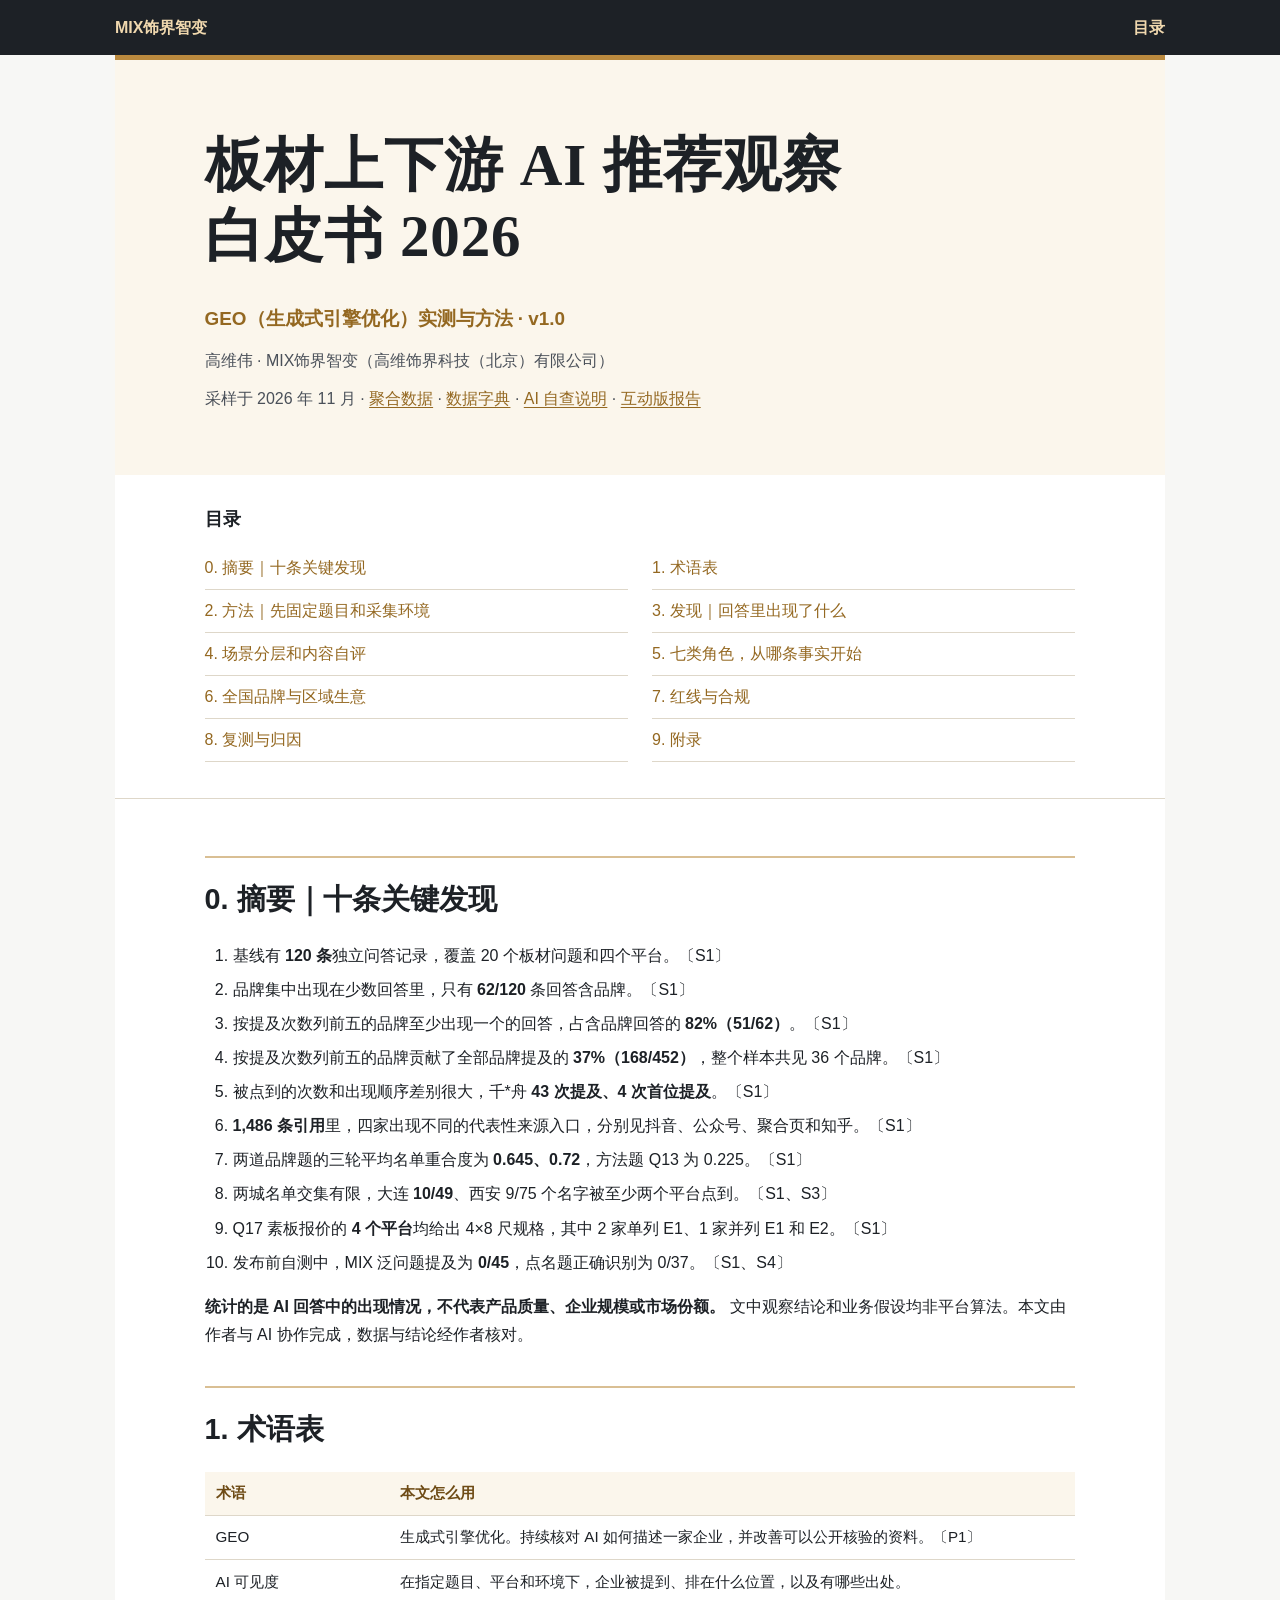
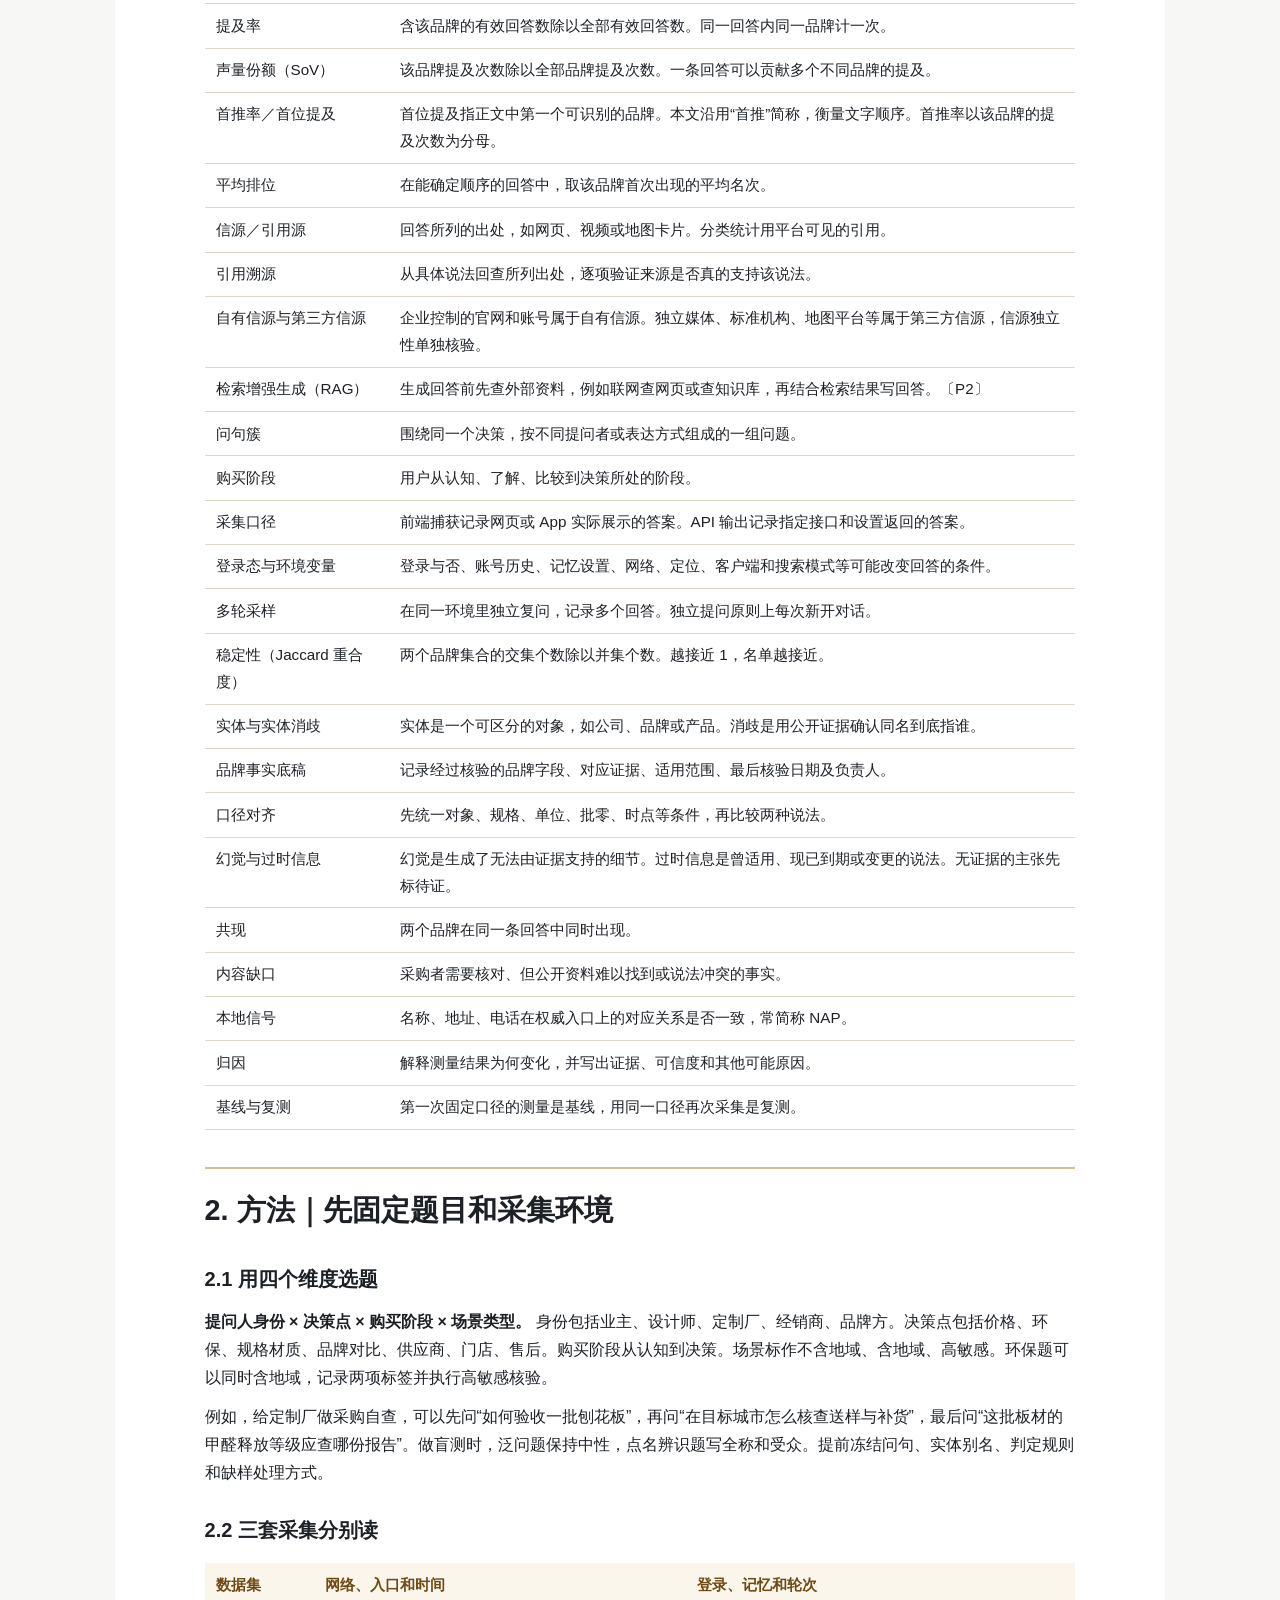
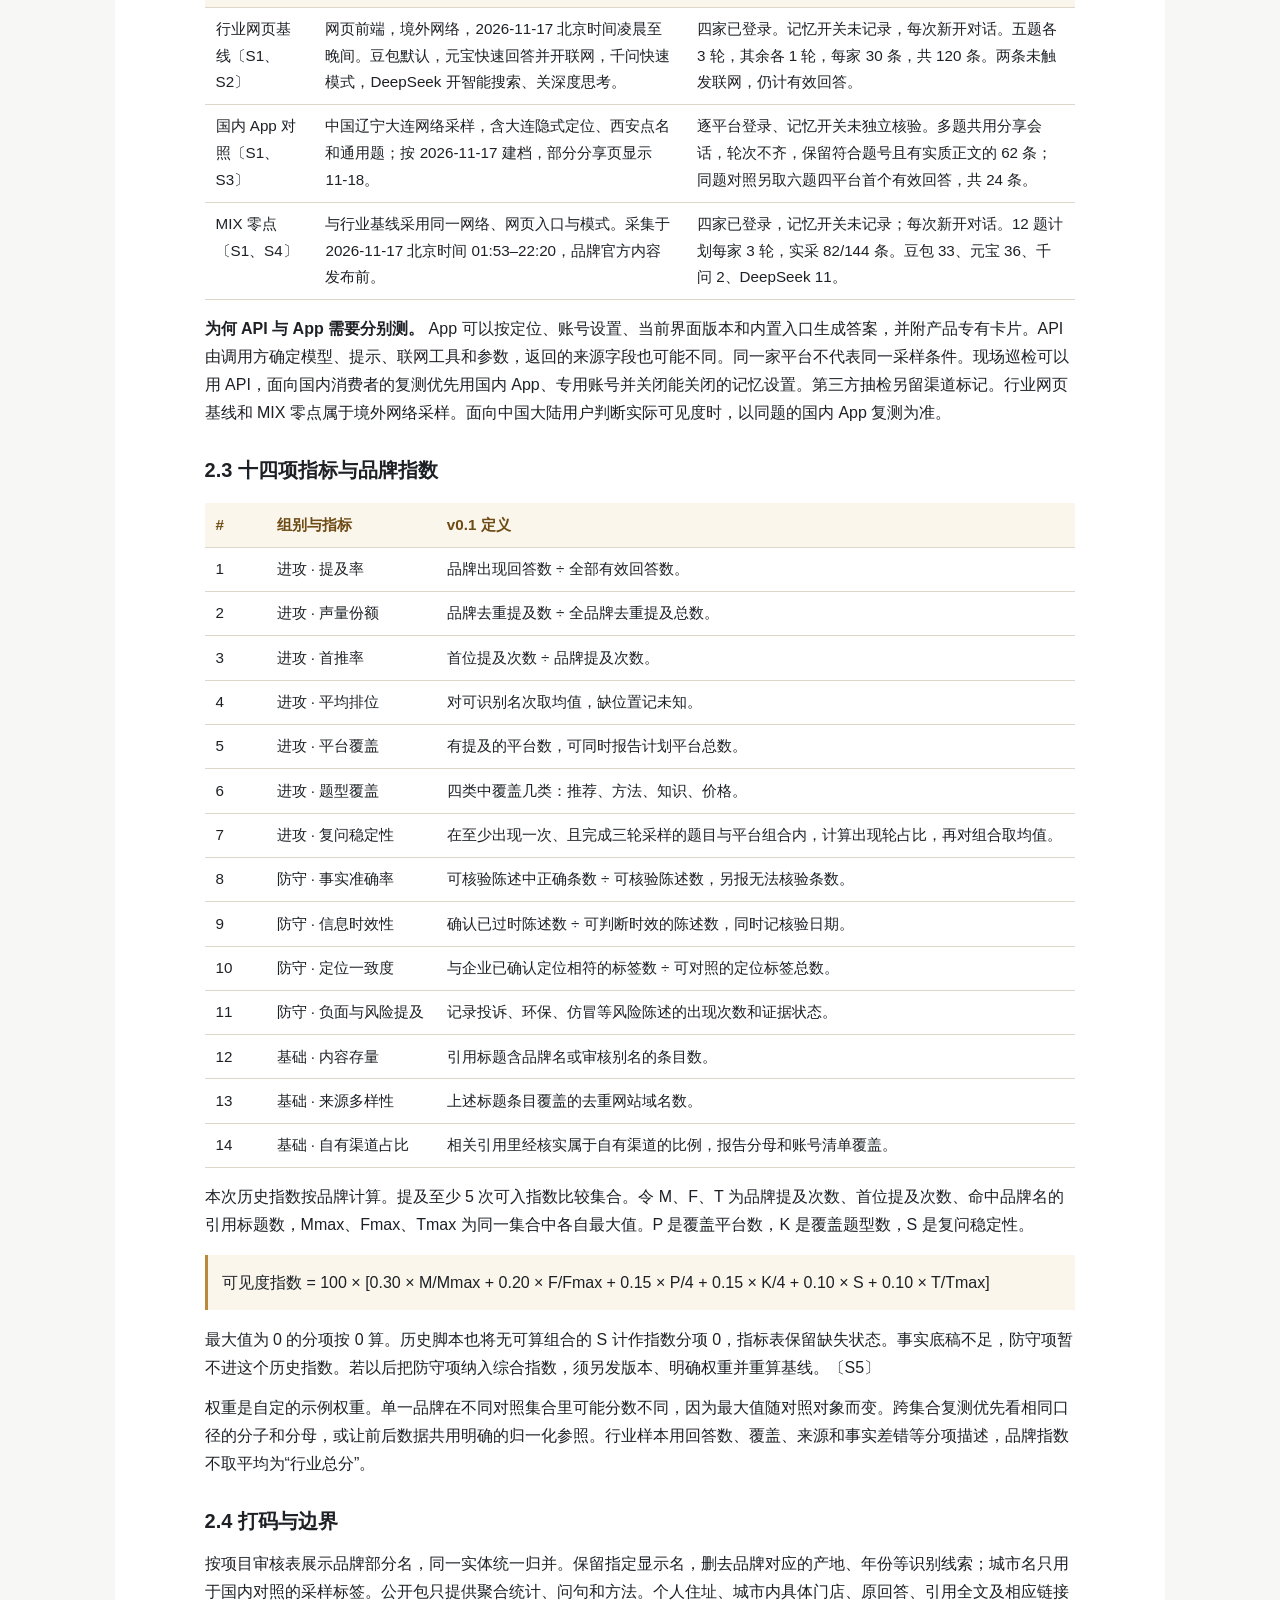
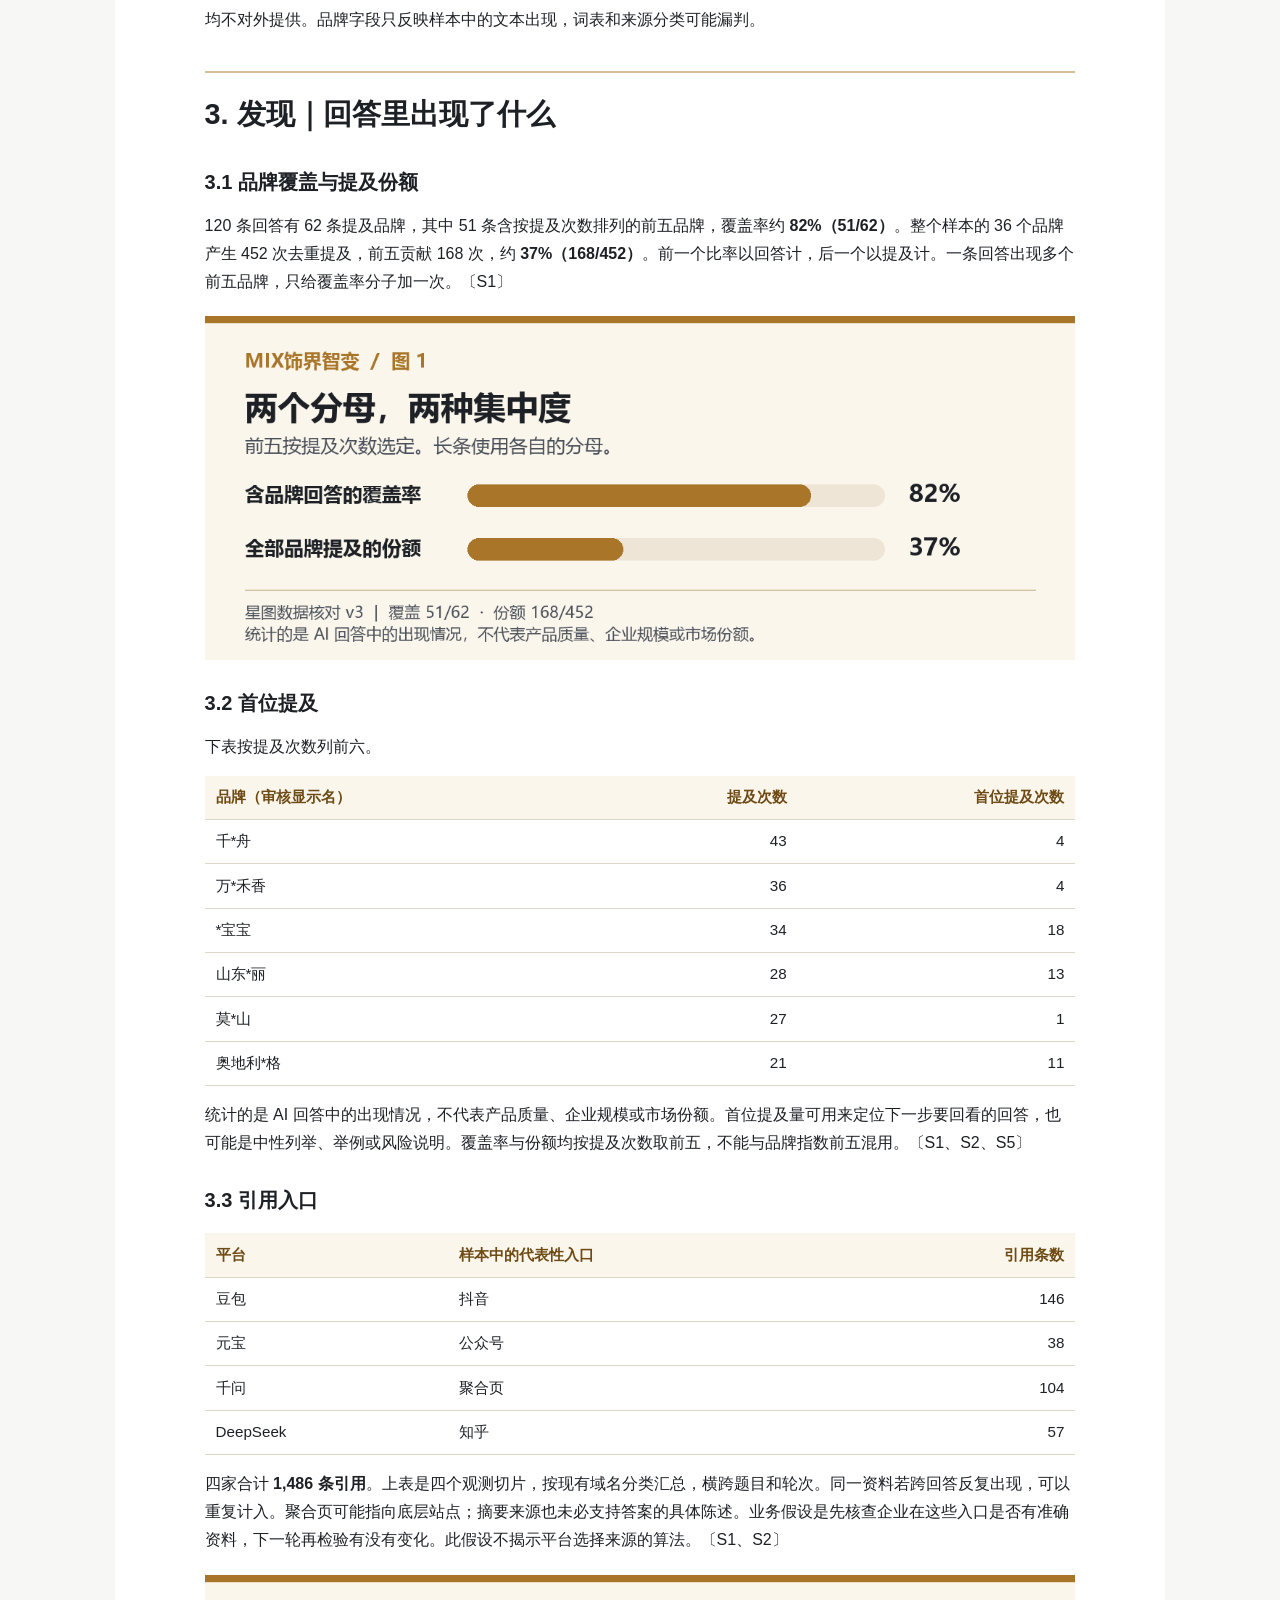
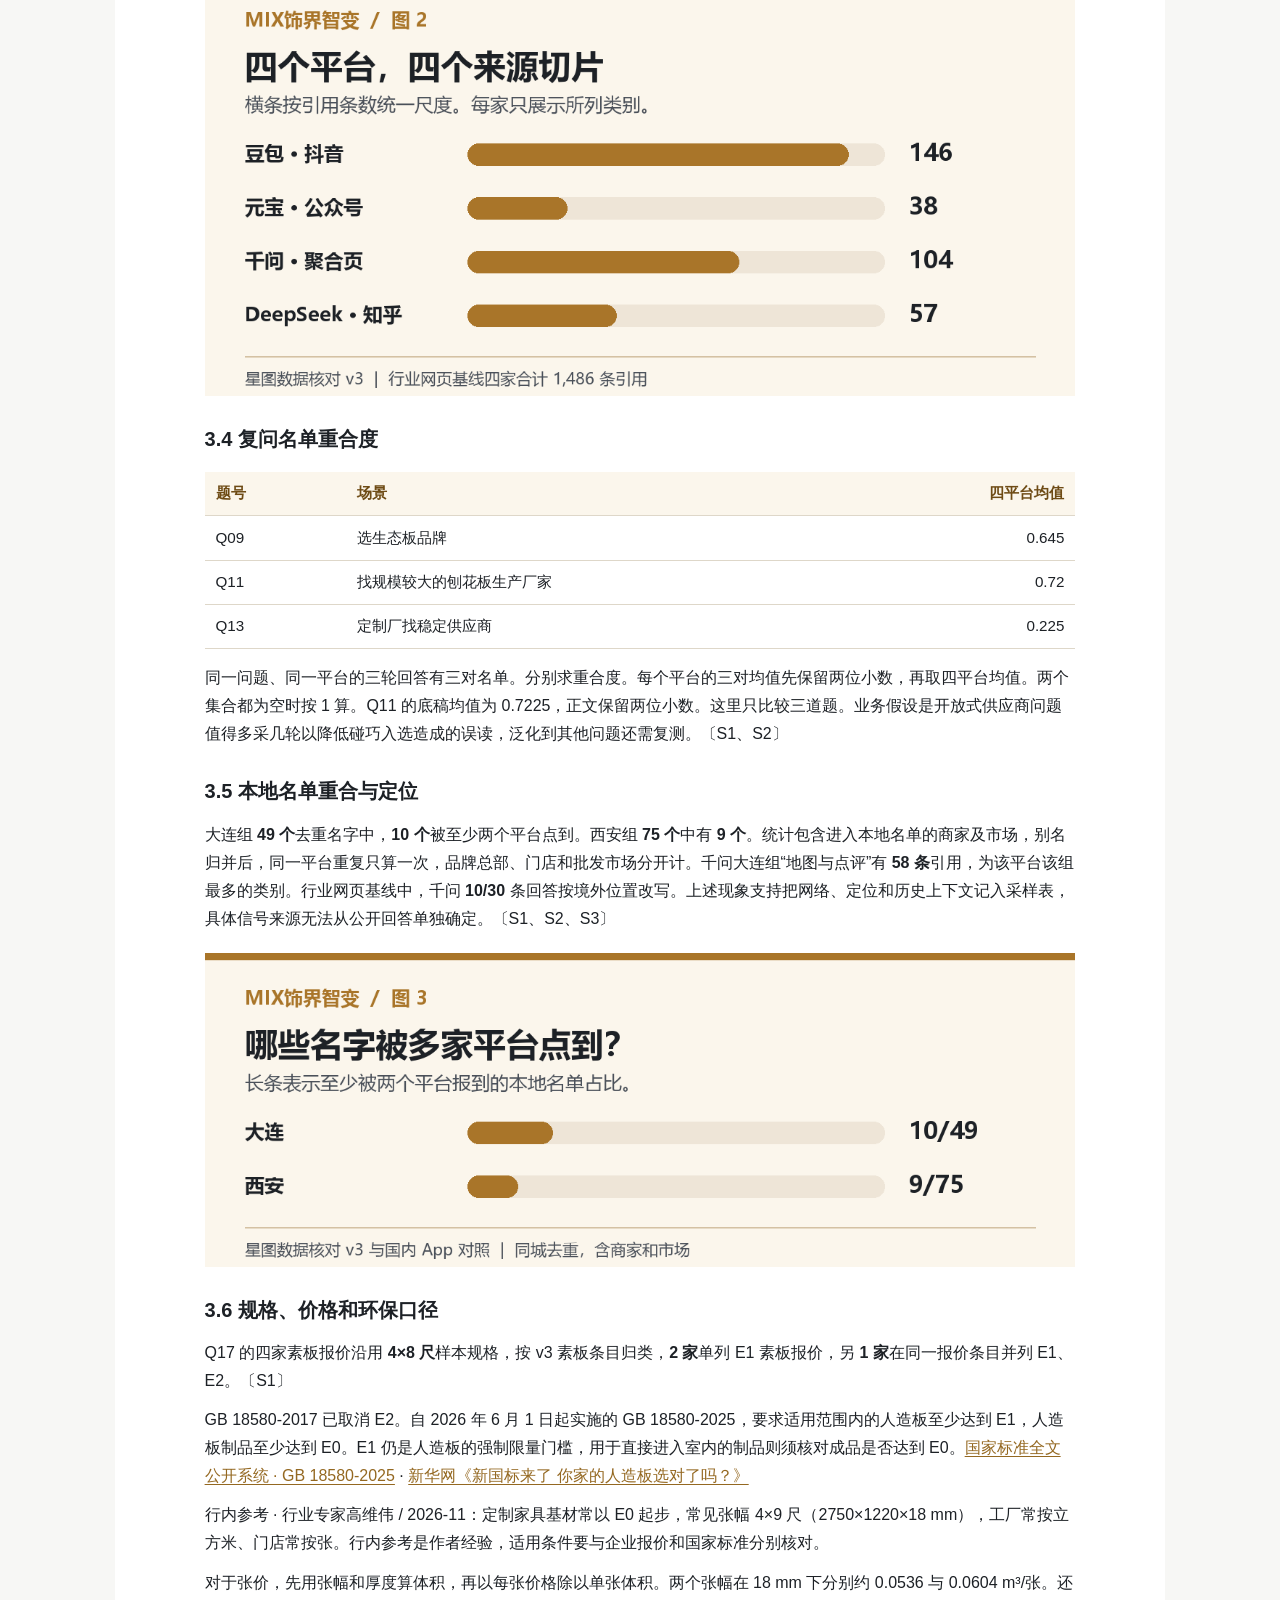
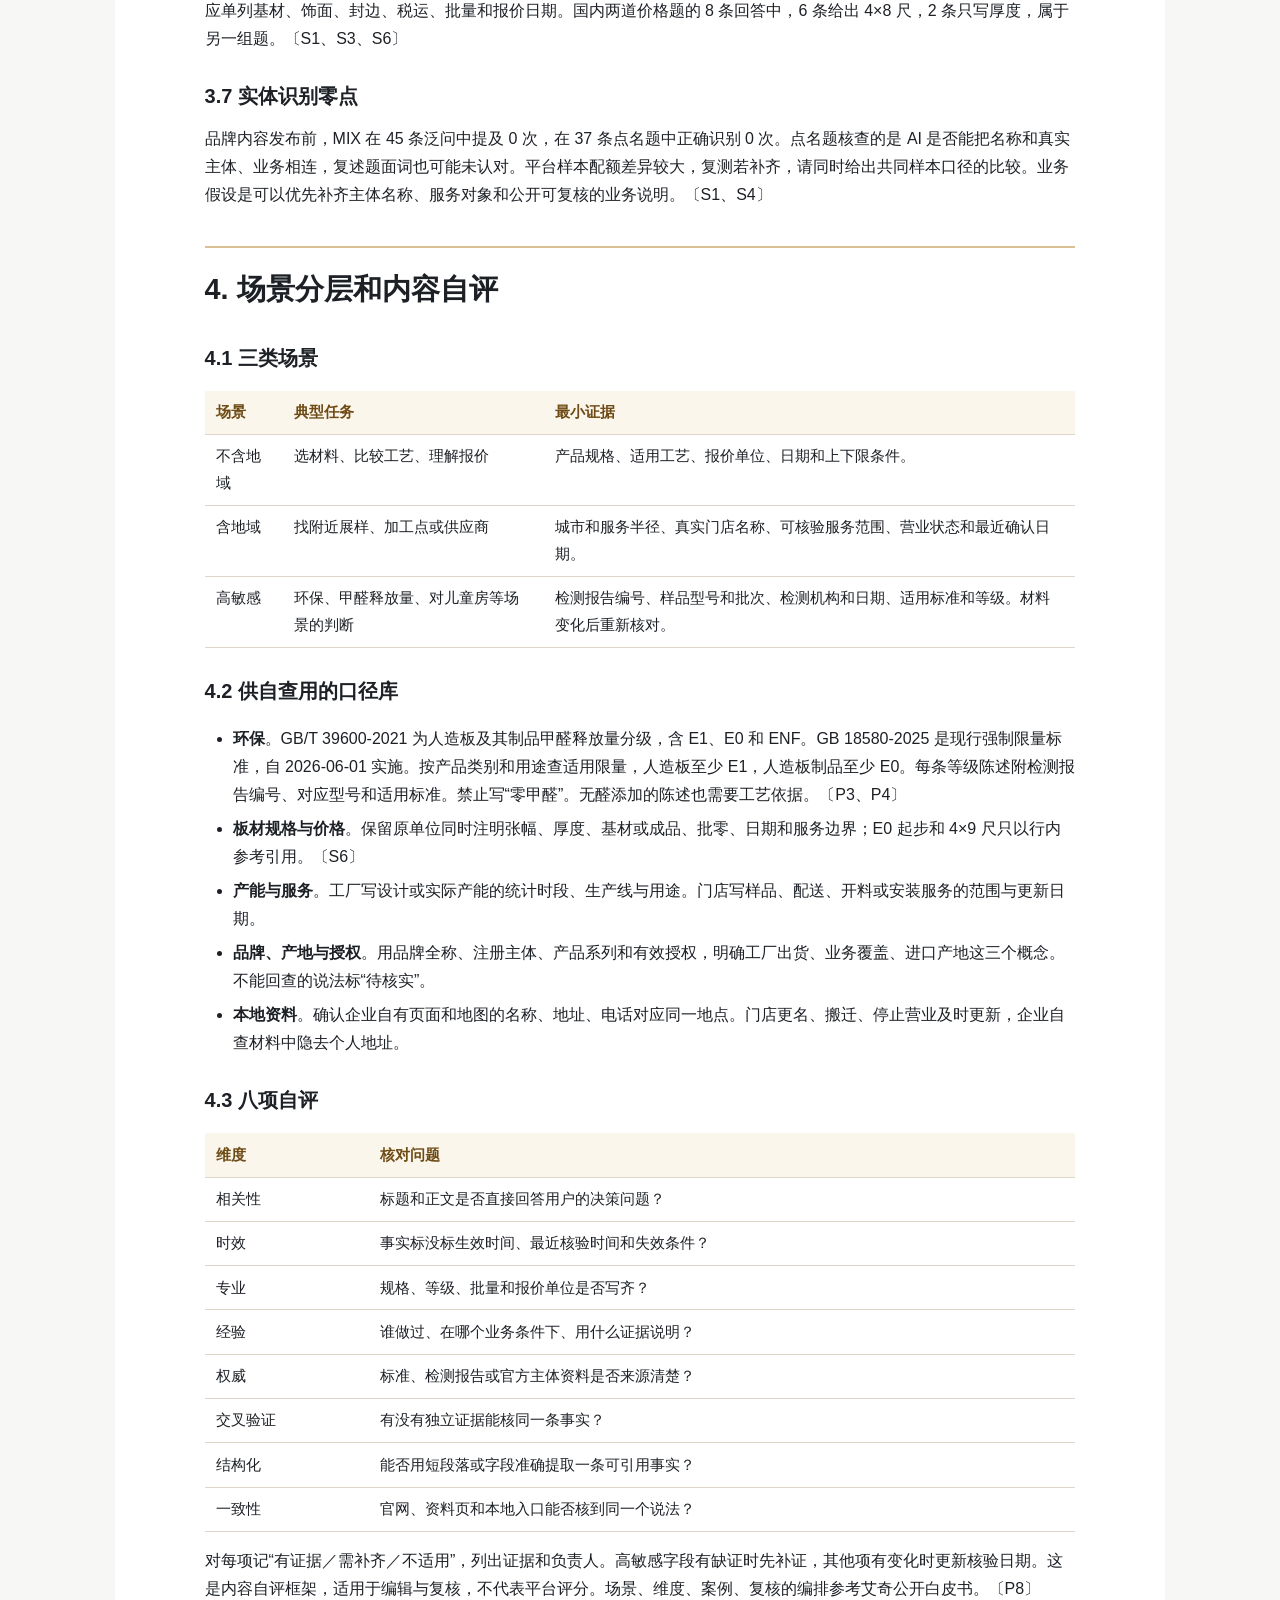
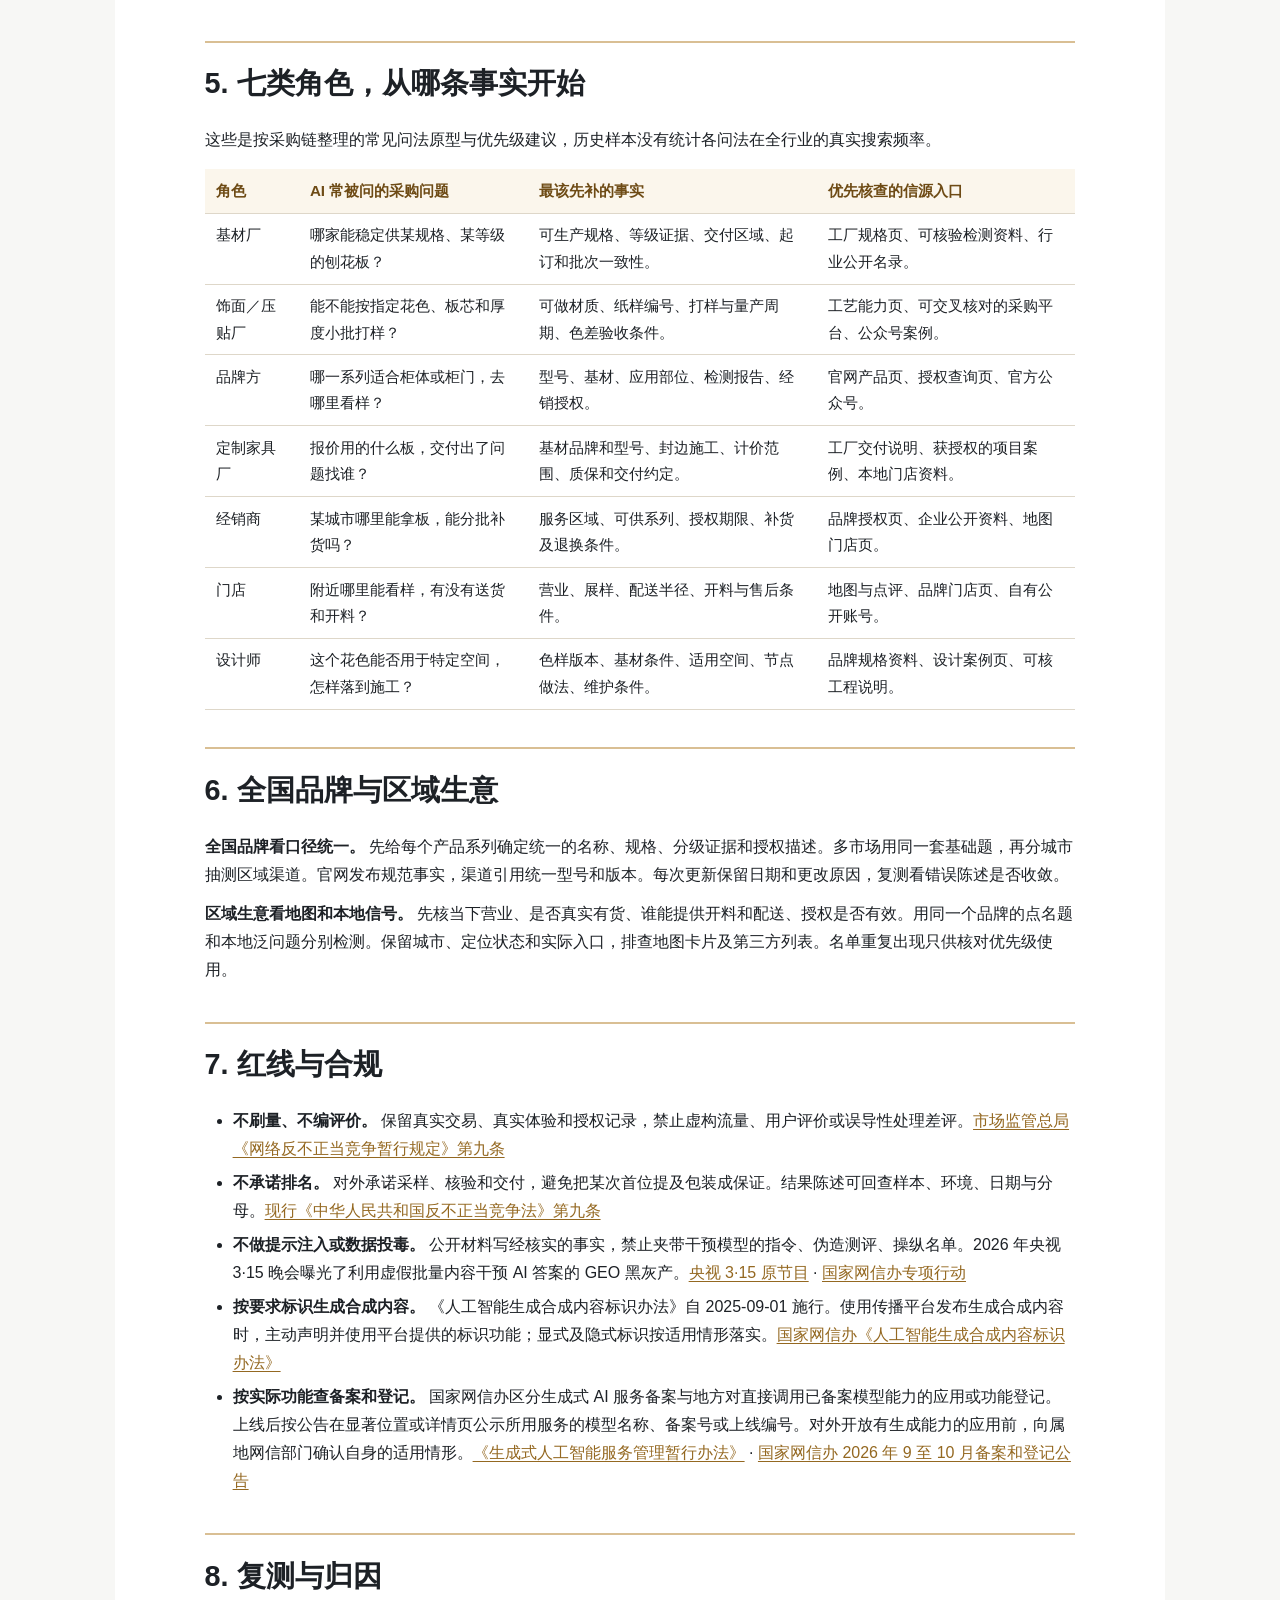
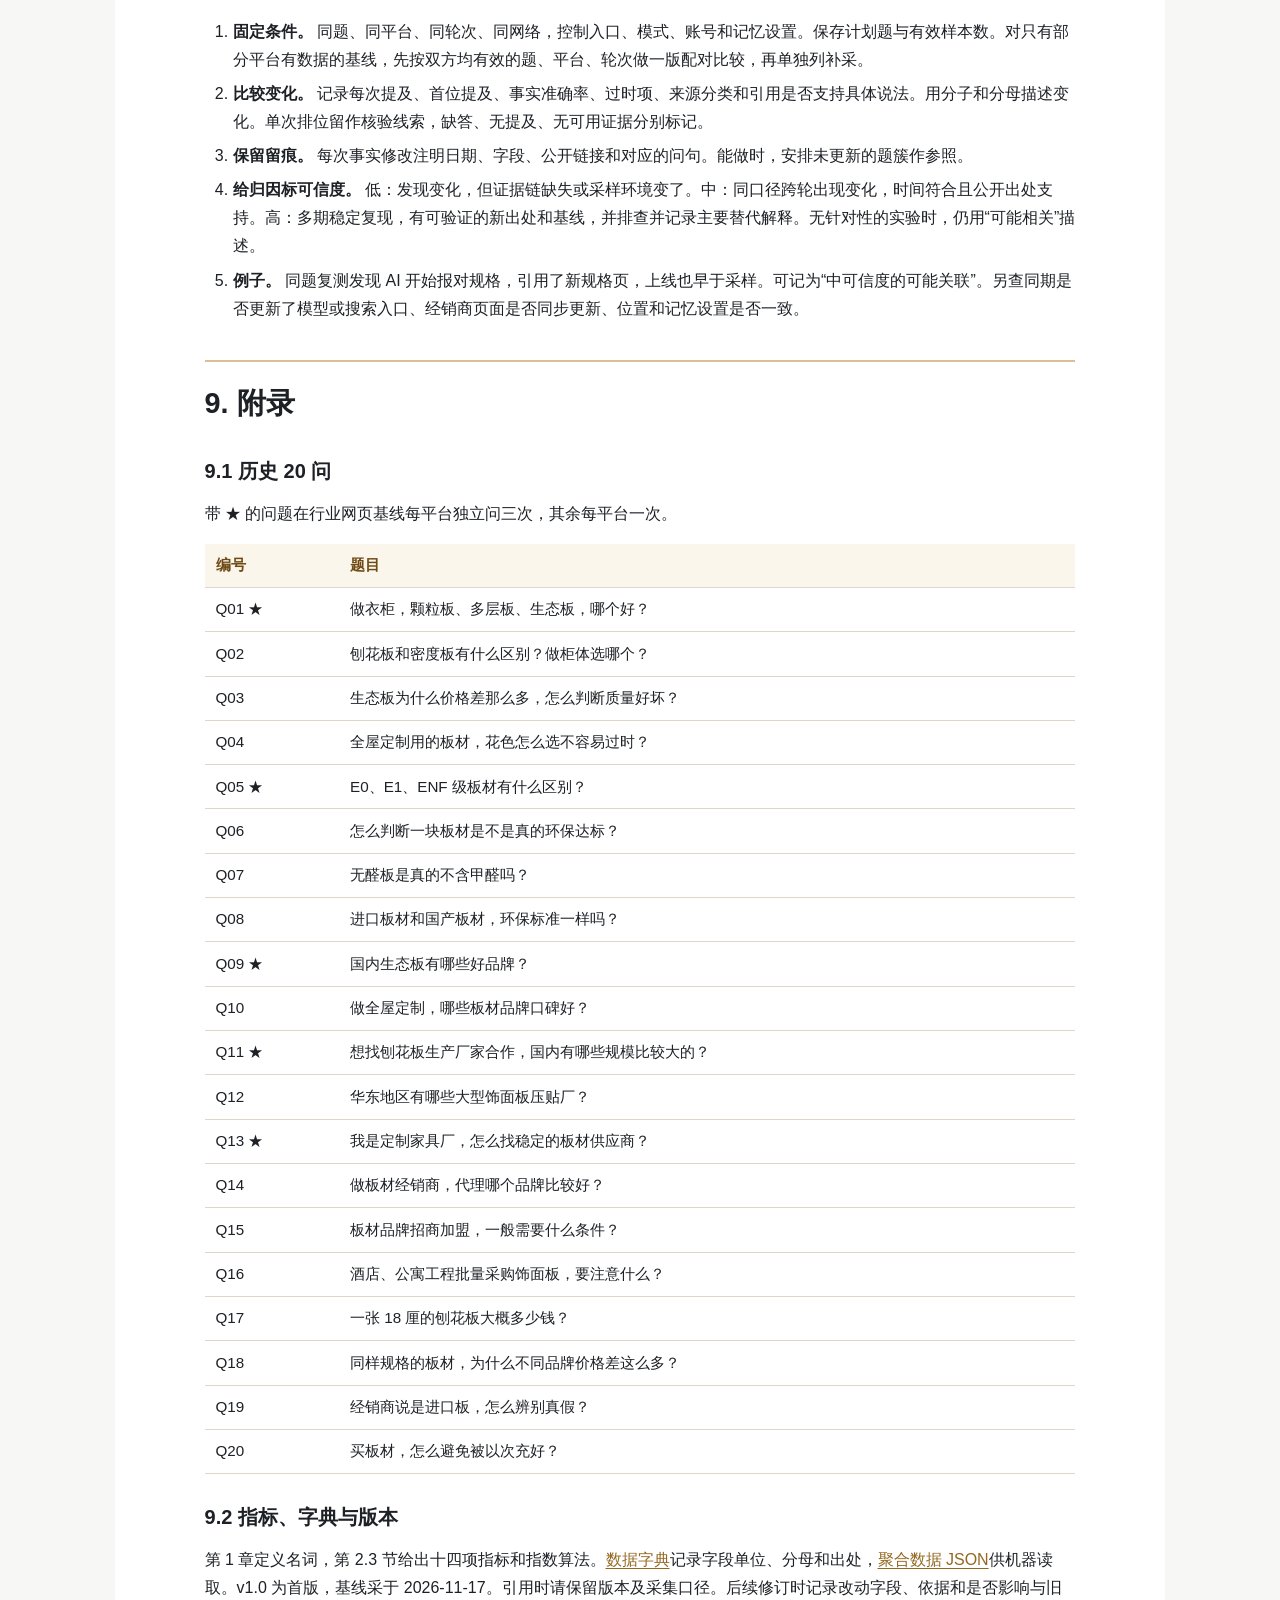
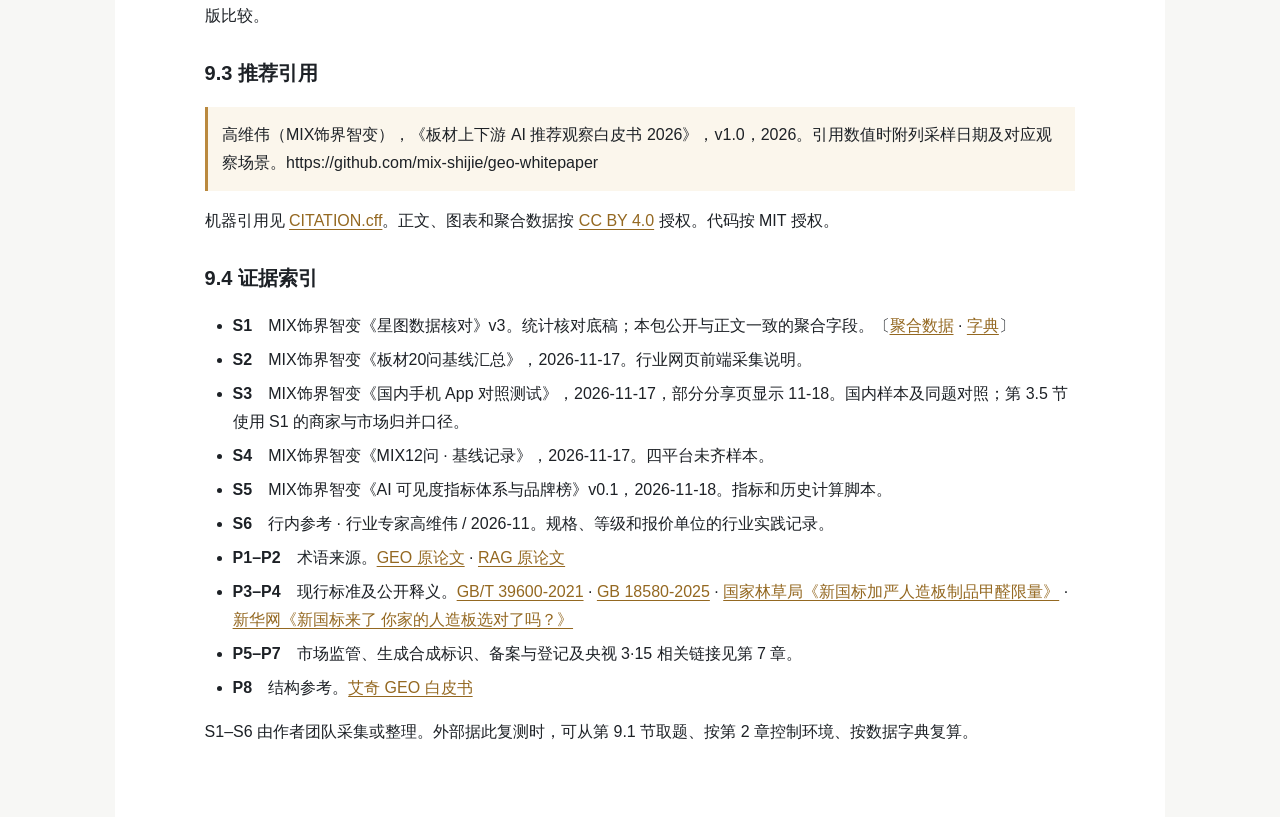
<file: index.html>
<!doctype html>
<html lang="zh-CN">
<head>
<meta charset="utf-8">
<meta name="viewport" content="width=device-width, initial-scale=1">
<meta http-equiv="refresh" content="0; url=whitepaper.html">
<link rel="canonical" href="https://mix-shijie.github.io/geo-whitepaper/whitepaper.html">
<title>板材上下游 AI 推荐观察白皮书 2026</title>
</head>
<body><p><a href="whitepaper.html">打开《板材上下游 AI 推荐观察白皮书 2026》</a></p></body>
</html>
</file>
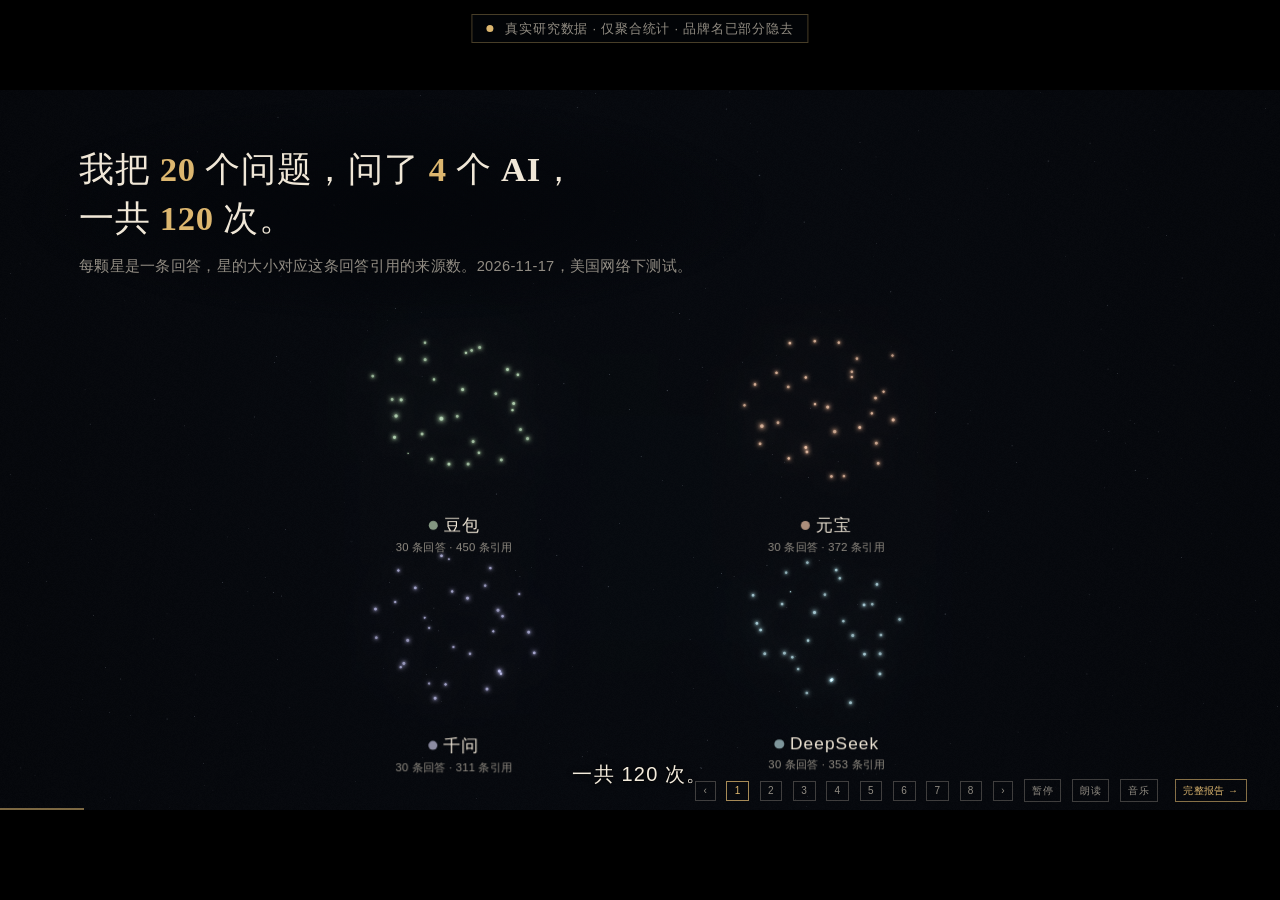
<file: report/index.html>
<!doctype html>
<html lang="zh-CN">
<head>
<meta charset="utf-8">
<meta name="viewport" content="width=device-width,initial-scale=1">
<script>
/* 手机：按 1080 宽（竖屏）或 1920 宽（横屏）排版，再由浏览器整体缩放，影片和报告都用设计尺寸显示 */
(function () { var s = Math.min(screen.width, screen.height); if (s < 700) { var p = matchMedia('(orientation: portrait)').matches; document.querySelector('meta[name=viewport]').setAttribute('content', 'width=' + (p ? 1080 : 1920)); } })();
</script>
<title>AI 眼中的你 · 互动报告 | 板材上下游 AI 推荐观察白皮书</title>
<meta name="description" content="《板材上下游 AI 推荐观察白皮书》的互动附录：把 120 条 AI 回答做成一部 3D 星图影片和 12 页报告。只含聚合统计，品牌名部分隐去。">
<!-- 公开版（MIX饰界智变 · 2026-11-21）：只用聚合数据；没有 AI 回答原文、品牌原名、门店名，也不带配音文件。 -->
<link rel="stylesheet" href="css/film.css">
<link rel="stylesheet" href="css/report-base.css">
<link rel="stylesheet" href="css/report.css">
<link rel="stylesheet" href="css/report-v31.css">
<link rel="stylesheet" href="css/public.css">
</head>
<body>
<div id="modebar"></div>

<div id="film-view">
  <div id="stage">
    <canvas id="gl"></canvas>
    <div id="labels"></div>
    <div id="text"></div>
    <div id="ui"></div>
  </div>
</div>

<div id="report-view">
  <canvas id="starbg" aria-hidden="true"></canvas>
  <div class="grain"></div>
  <header class="topbar">
    <a class="logo" href="#film" id="logo"><span class="logo-orbit">✳</span>AI 眼中的你<small>MIX · VISIBILITY OBSERVATORY</small></a>
    <div class="toolbar">
      <select id="dataset" aria-label="数据集"><option value="us">美国基线</option><option value="cn">国内对照</option><option value="mix">MIX 零点</option></select>
      <select id="brandTop" aria-label="体检对象"></select>
      <button id="toFilm">← 回到星图</button>
      <button id="pdf">打印 / PDF</button>
    </div>
  </header>
  <p id="pdfHint"></p>
  <main id="content"></main>
  <footer><span id="scope"></span></footer>
  <div id="pagedots"></div>
  <nav id="navigation"></nav>
</div>

<script src="js/boot.js"></script>
<script src="vendor/three/build/three.min.js"></script>
<script src="vendor/three/examples/js/shaders/CopyShader.js"></script>
<script src="vendor/three/examples/js/shaders/LuminosityHighPassShader.js"></script>
<script src="vendor/three/examples/js/postprocessing/EffectComposer.js"></script>
<script src="vendor/three/examples/js/postprocessing/RenderPass.js"></script>
<script src="vendor/three/examples/js/postprocessing/ShaderPass.js"></script>
<script src="vendor/three/examples/js/postprocessing/UnrealBloomPass.js"></script>
<script src="data/report-data.js"></script>
<script src="js/audio.js"></script>
<script src="js/film.js"></script>
<script src="js/report-bg.js"></script>
<script src="js/report.js"></script>
<script>APP.start();</script>
</body>
</html>
</file>
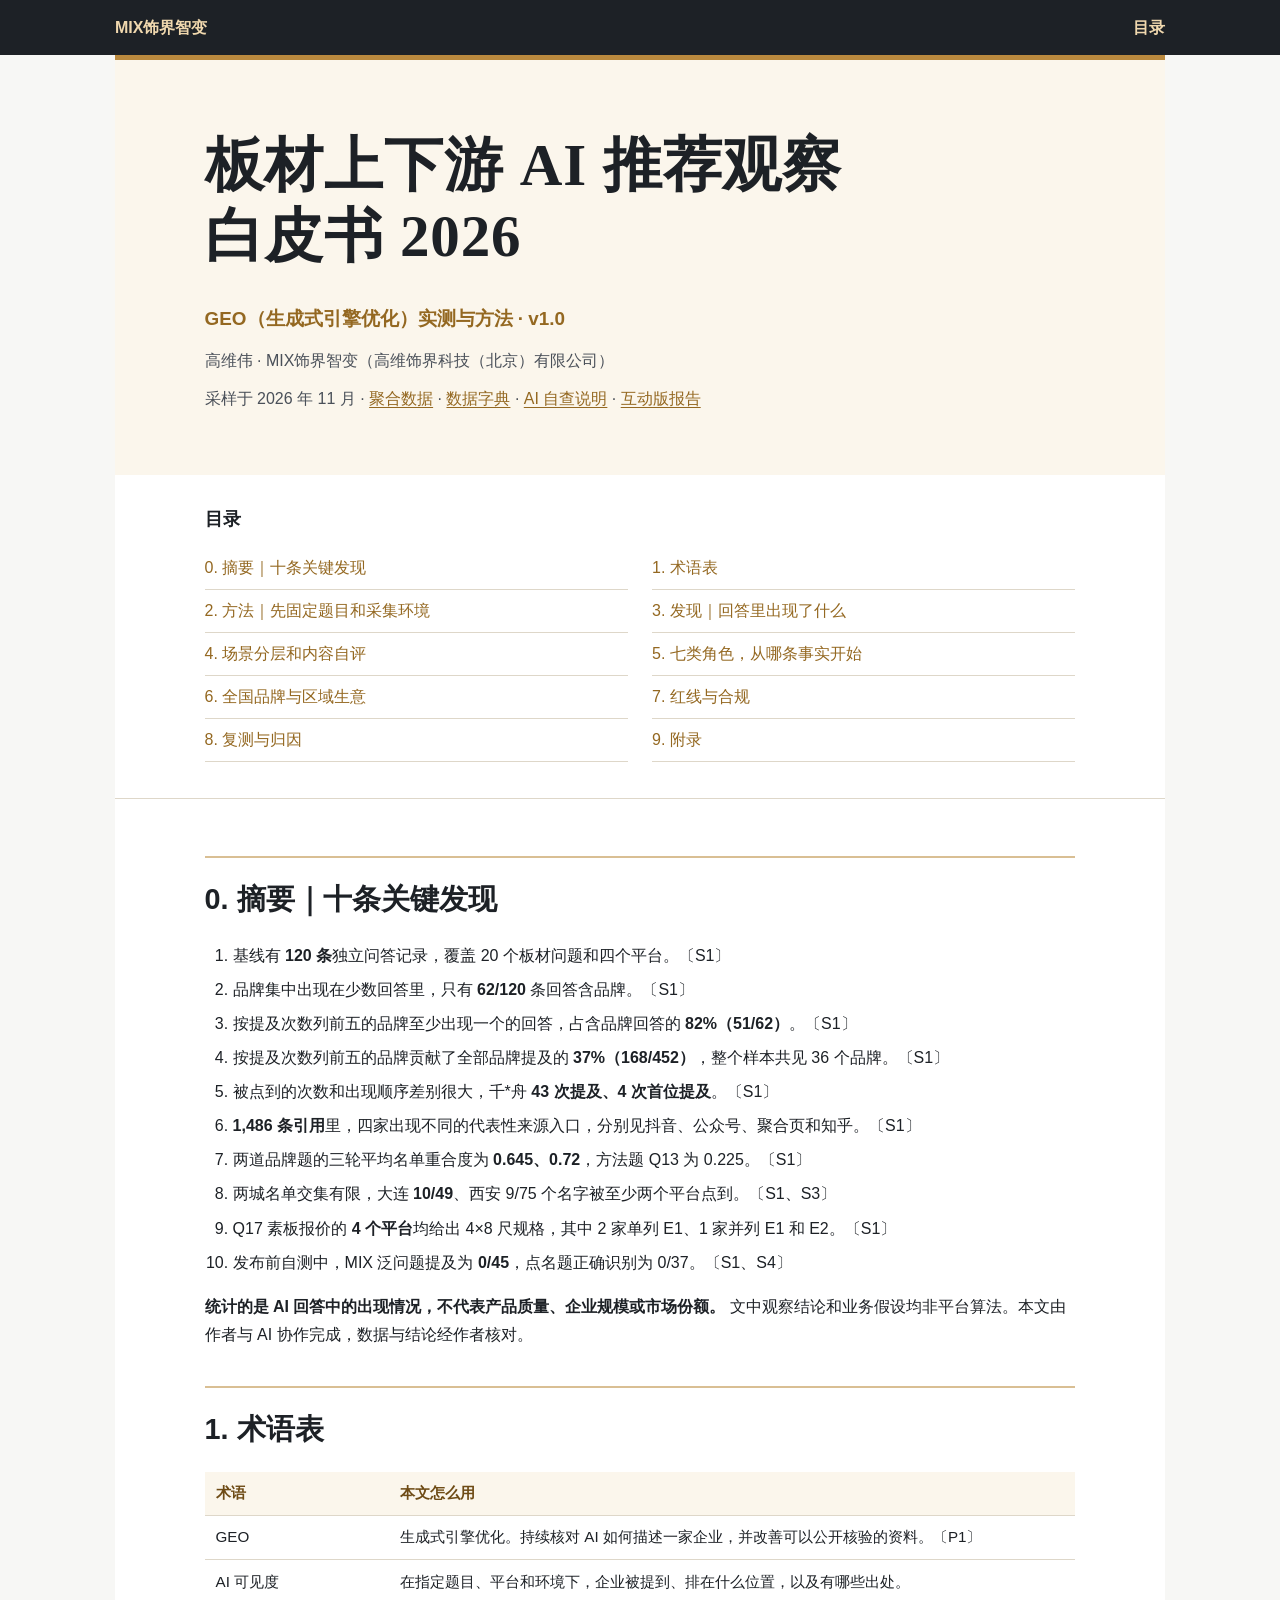
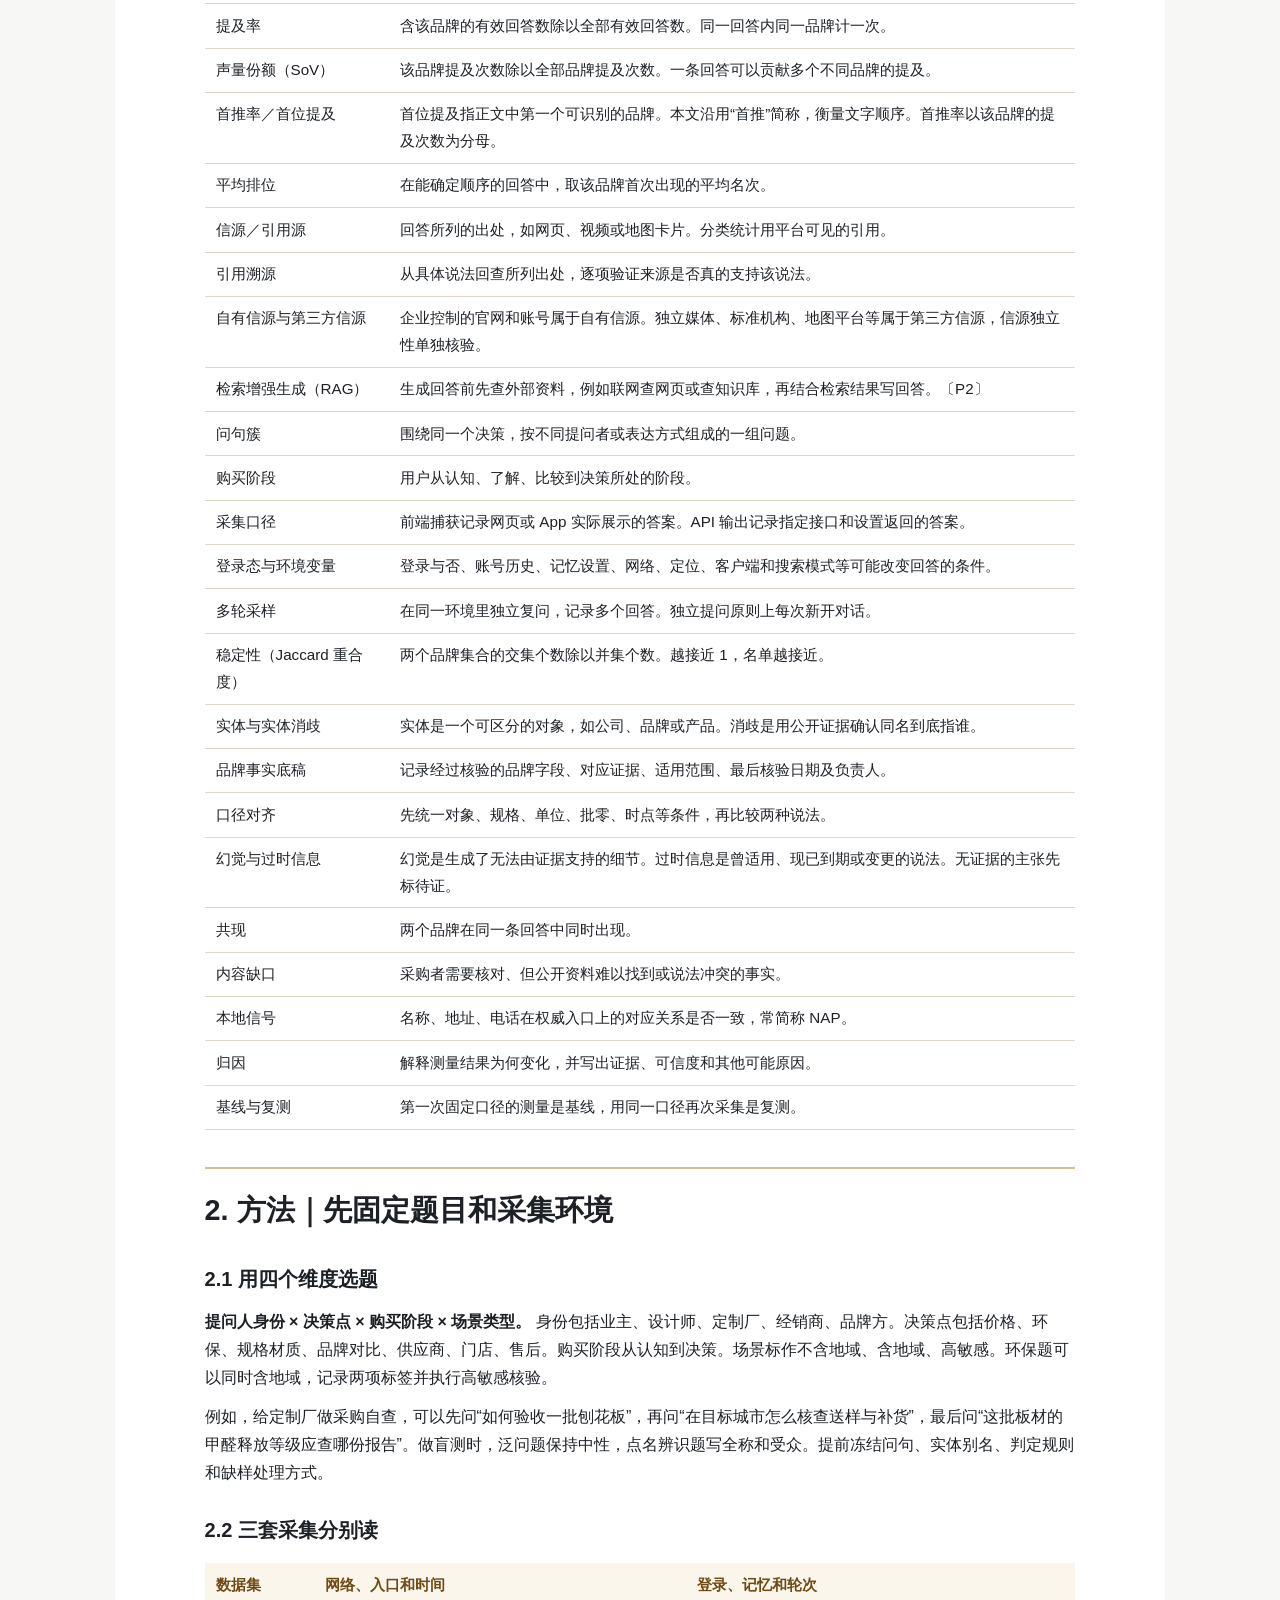
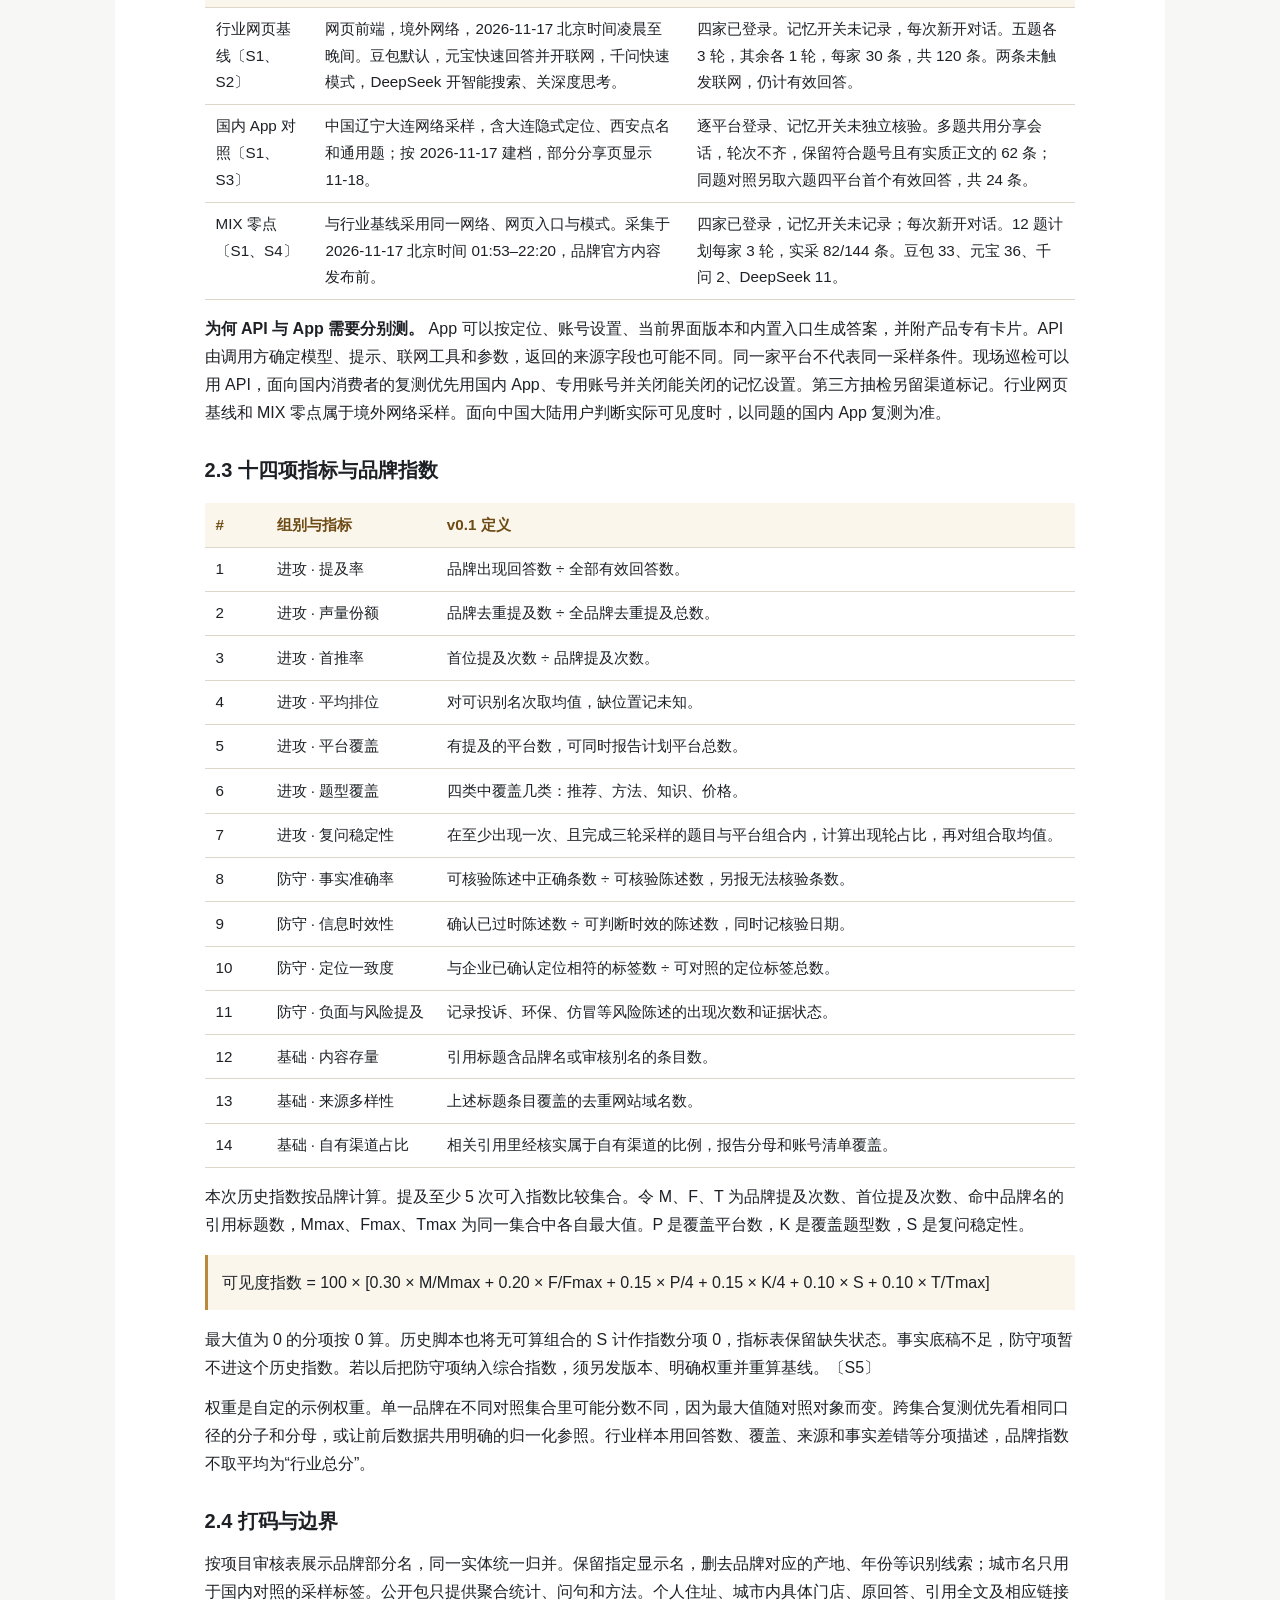
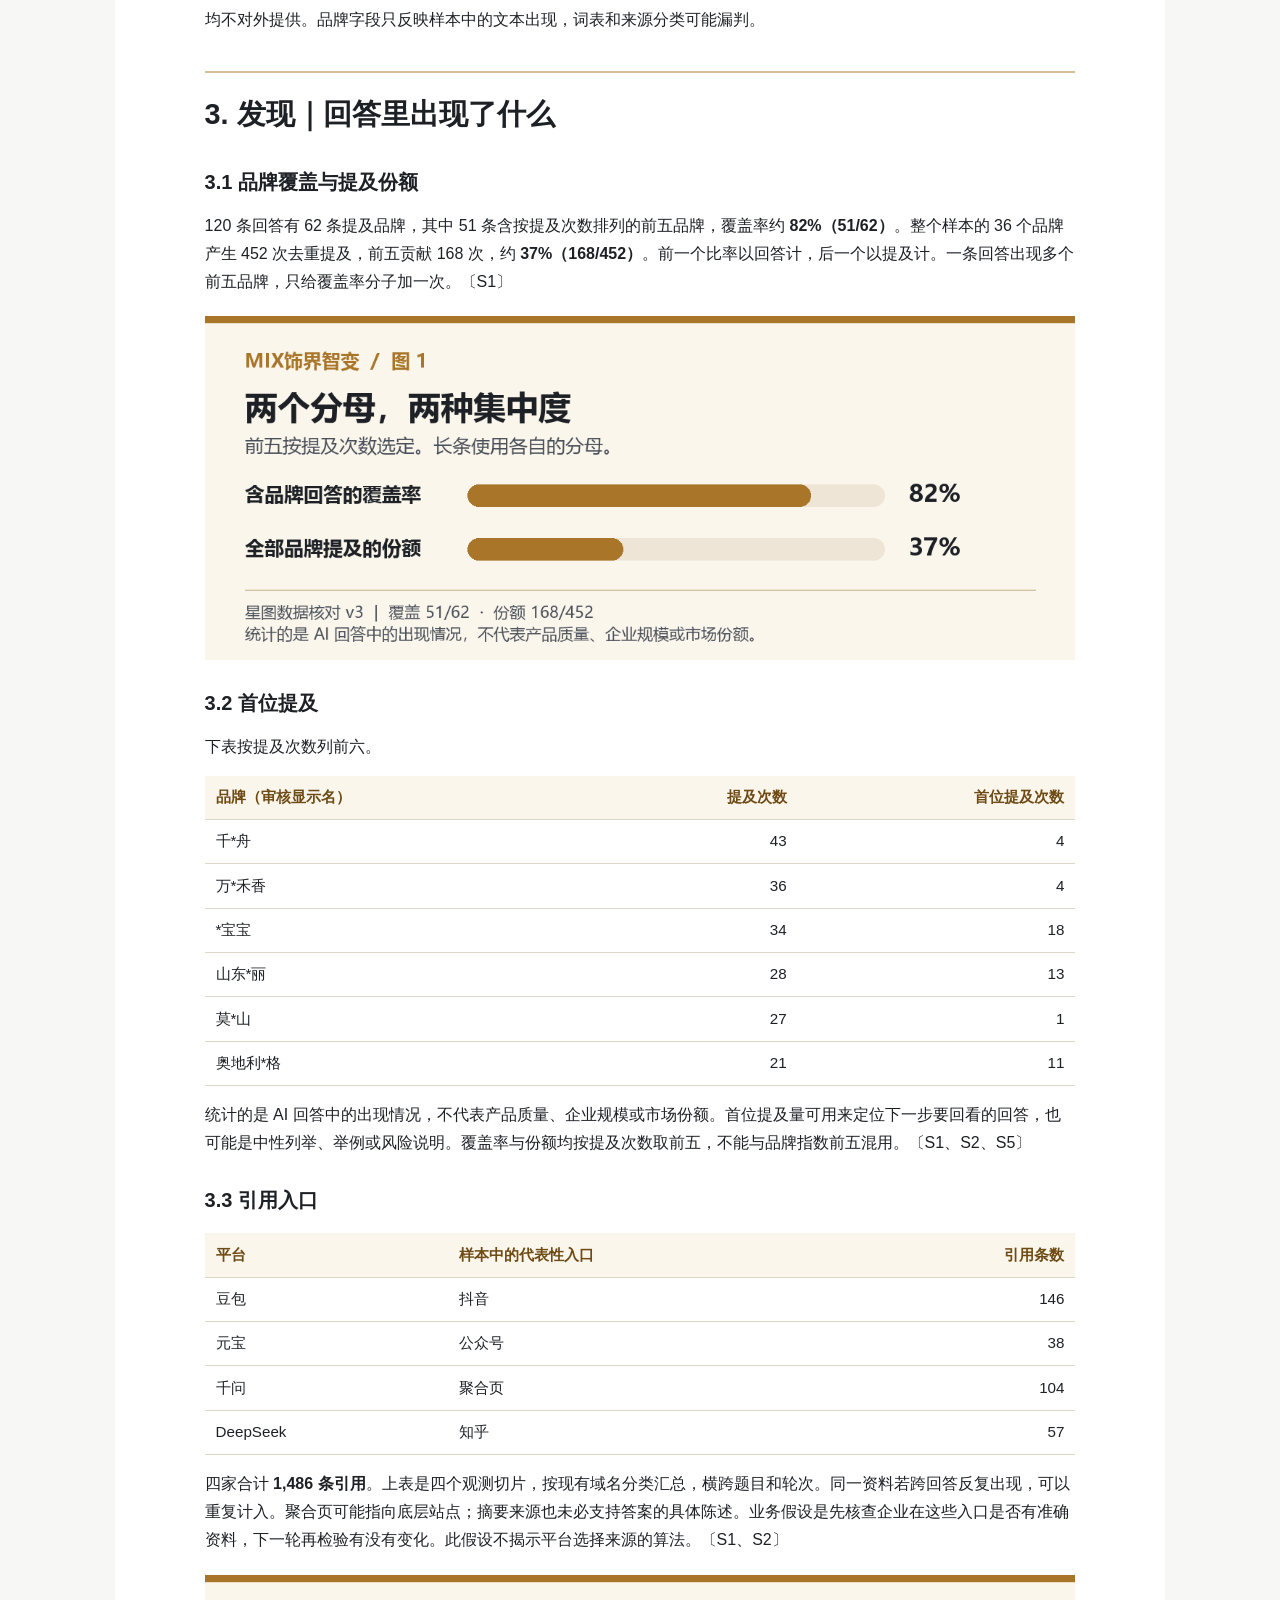
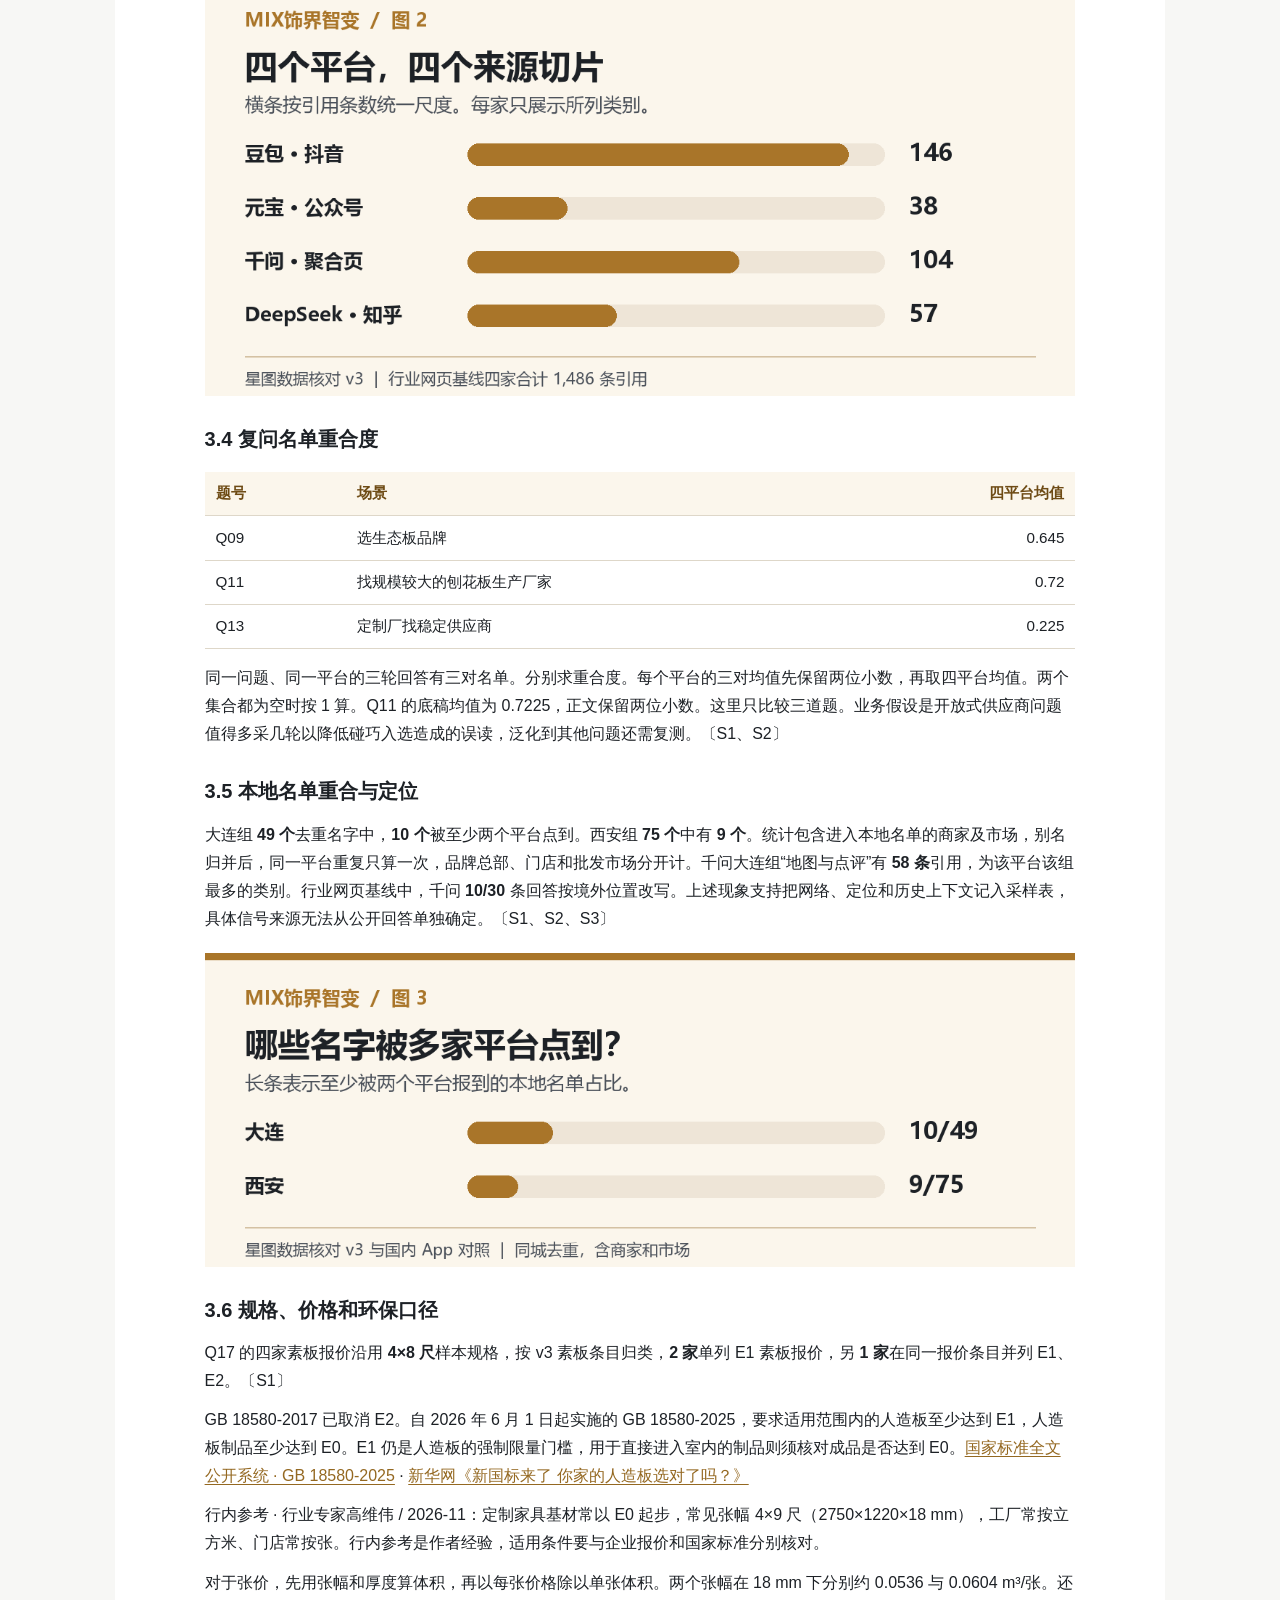
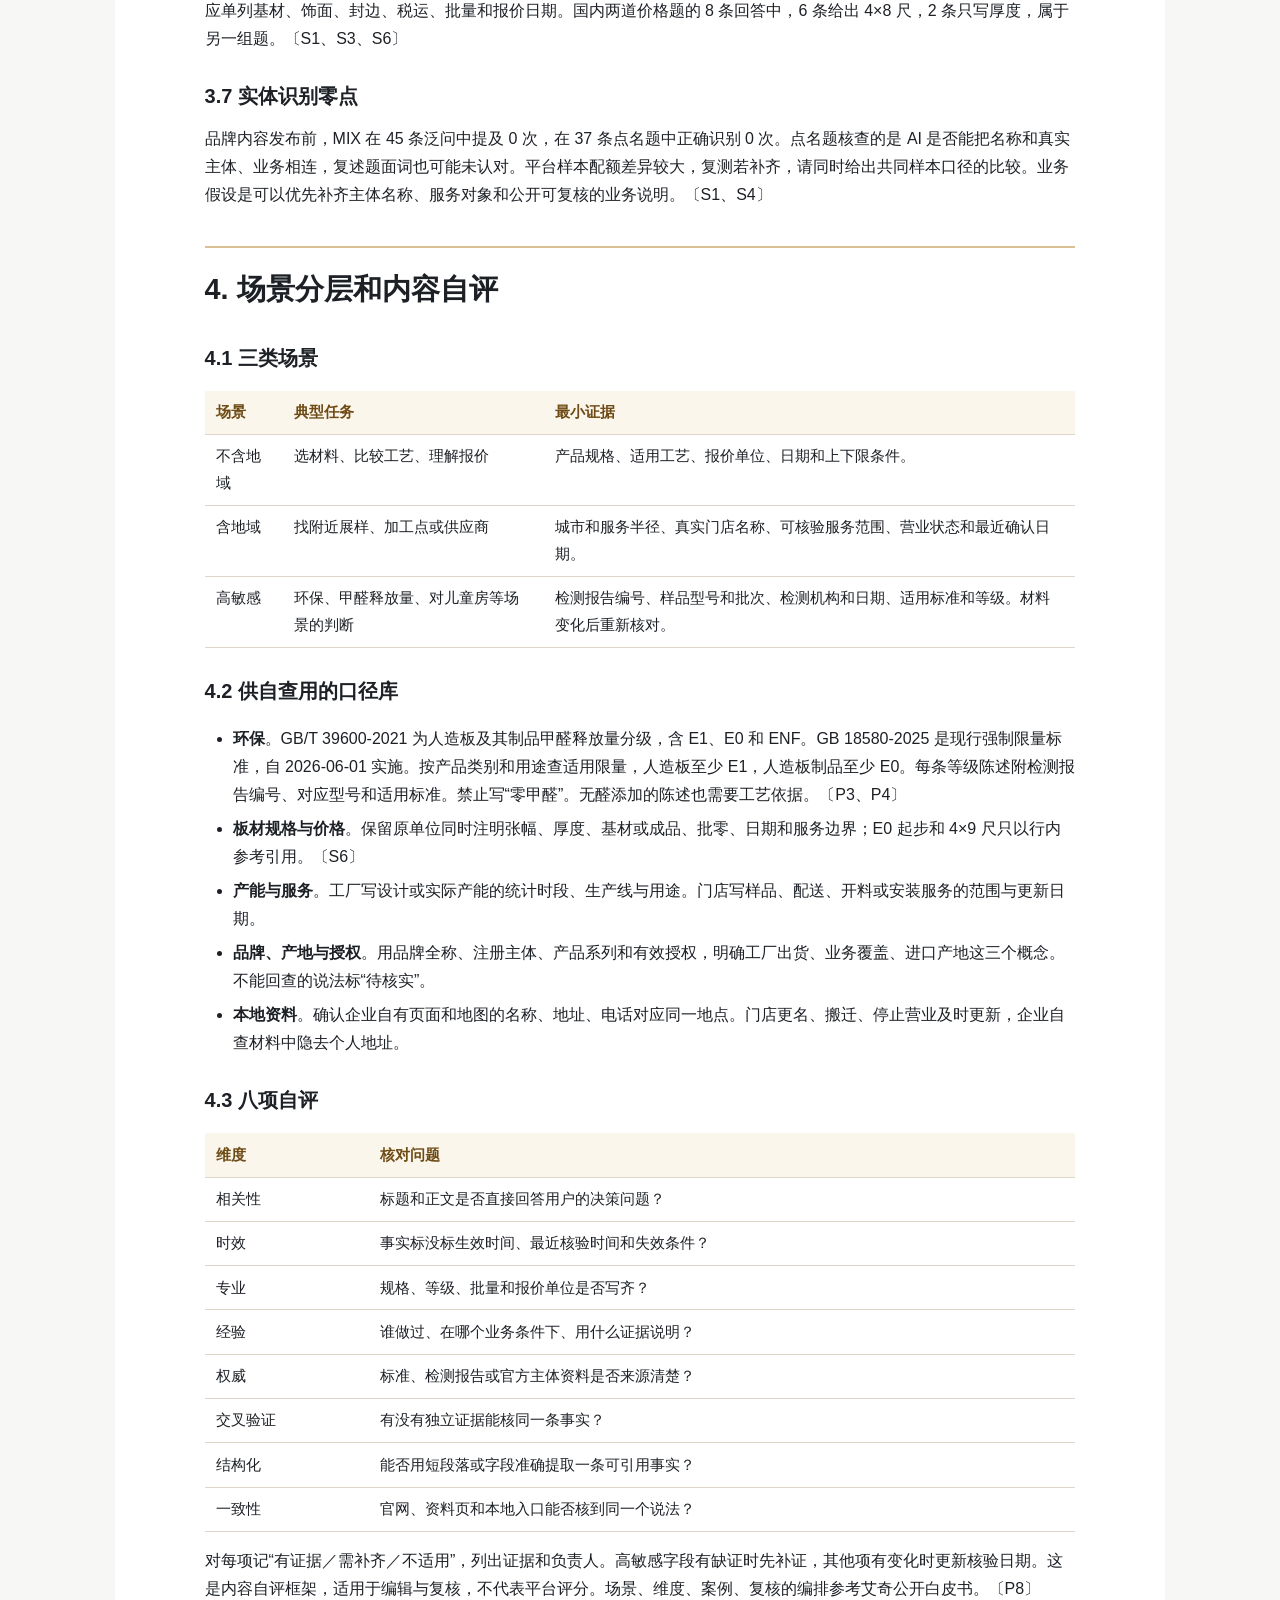
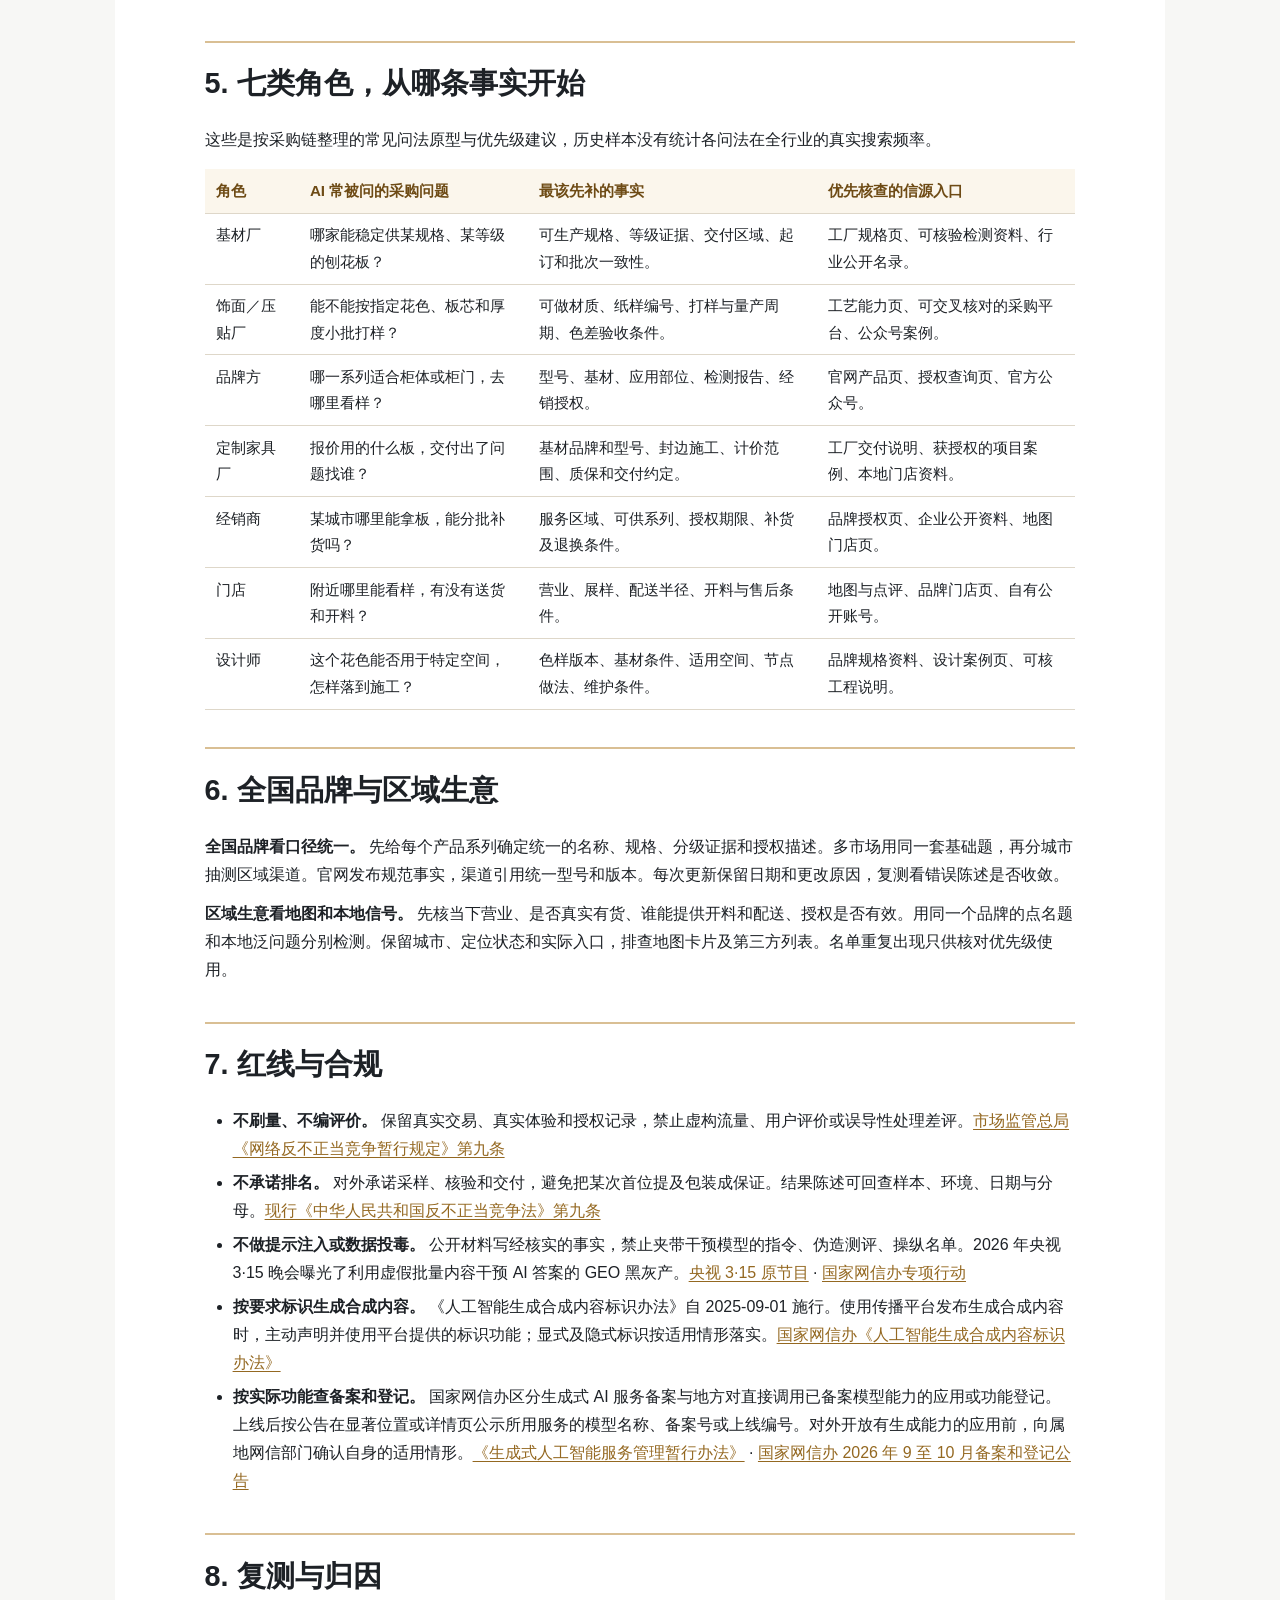
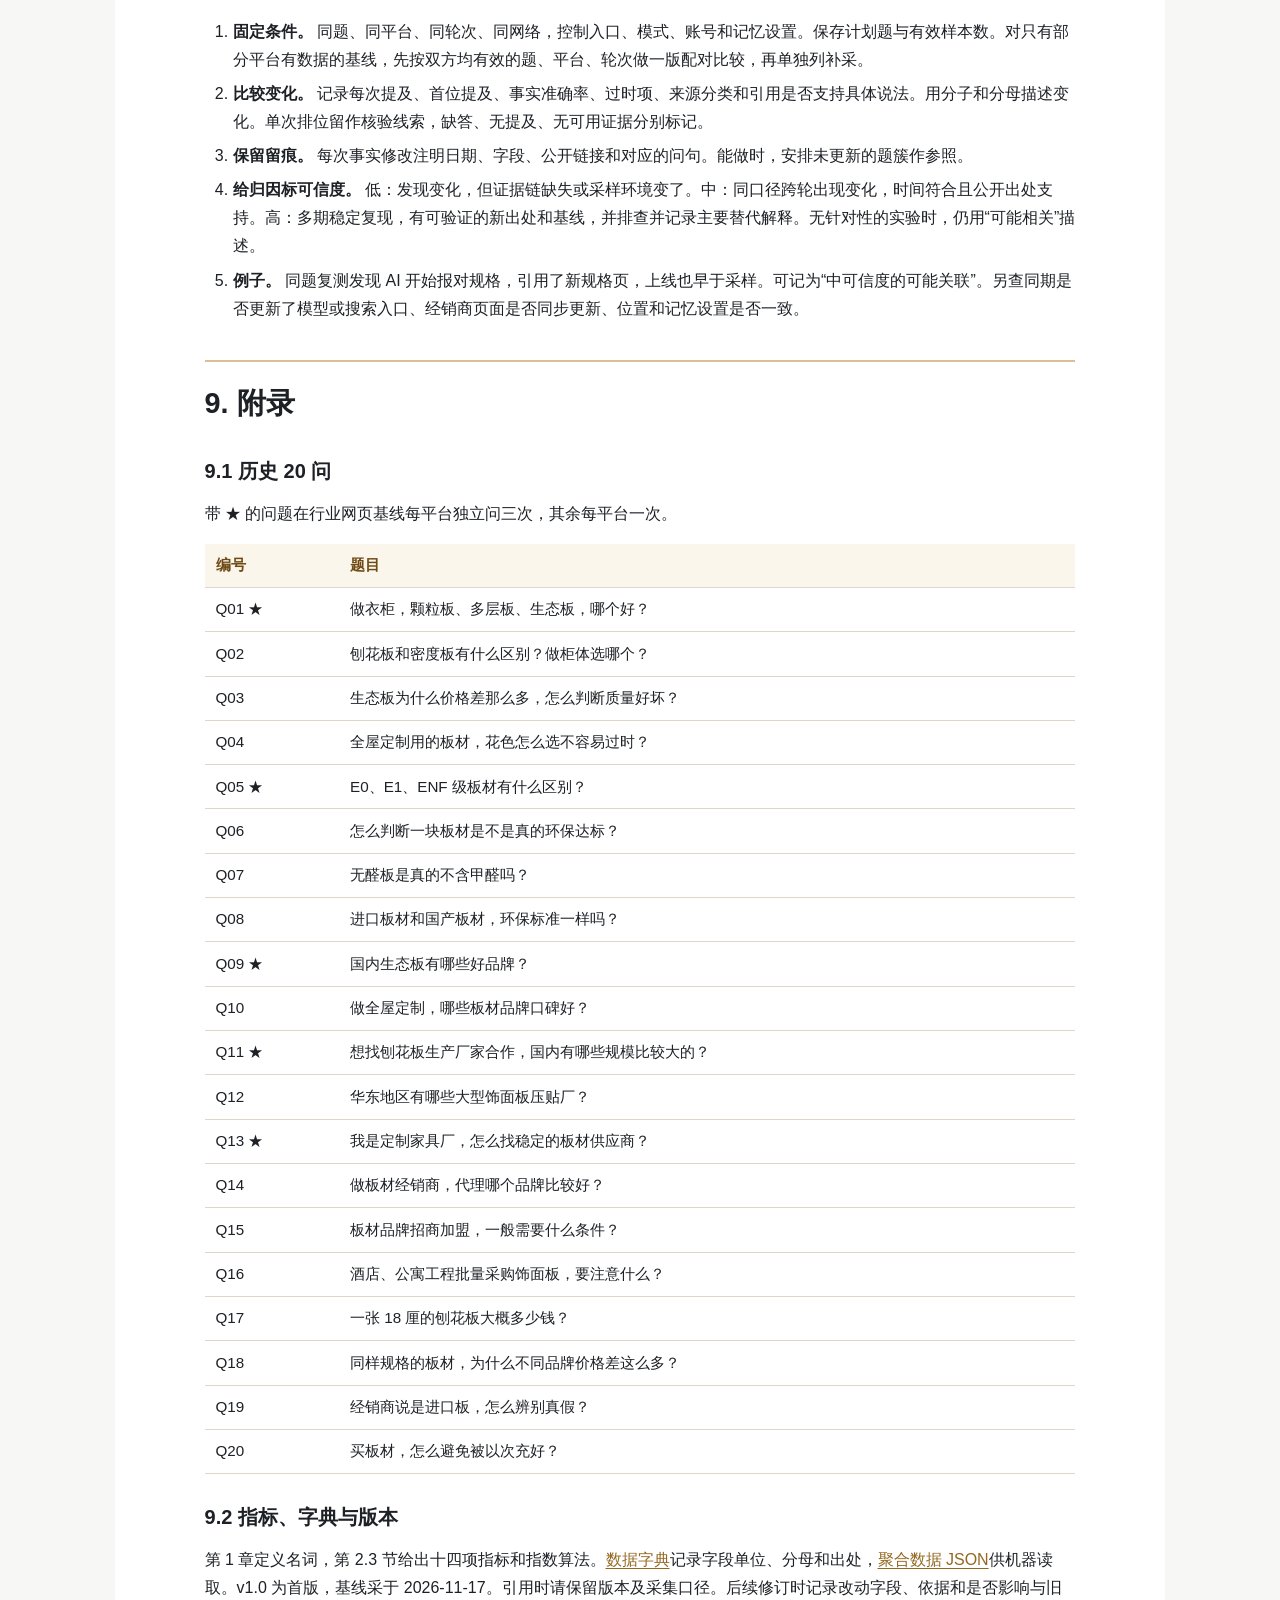
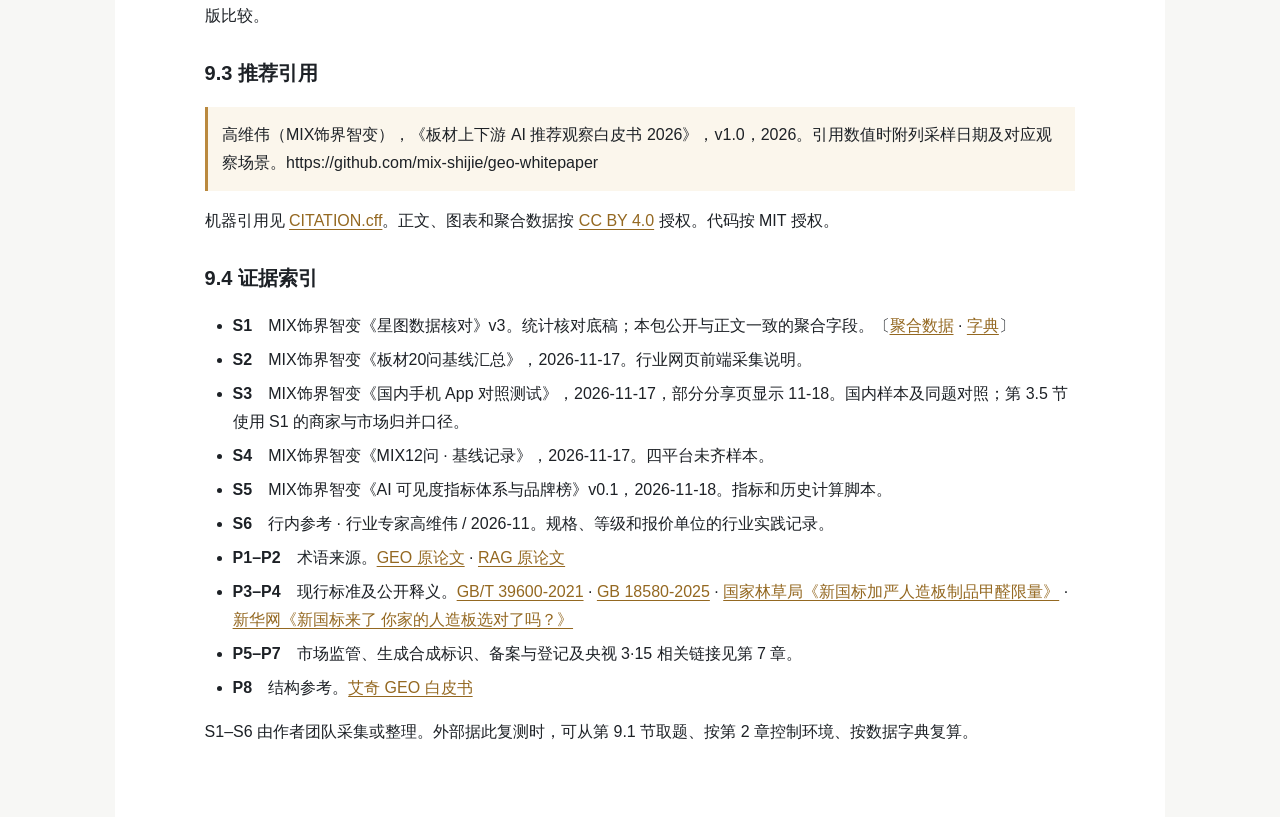
<file: whitepaper.html>
<!doctype html>
<html lang="zh-CN">
<head>
<meta charset="utf-8">
<meta name="viewport" content="width=device-width, initial-scale=1">
<meta name="author" content="高维伟 · MIX饰界智变">
<meta name="description" content="板材上下游企业的 GEO 实测统计、事实自查方法和可复测问句库。">
<title>板材上下游 AI 推荐观察白皮书 2026</title>
<style>/* Release reader. All assets are embedded for offline use. */
:root {
  --ink: #1d2126;
  --gold: #946821;
  --light-gold: #fbf6ec;
  --line: #ded7c9;
  --muted: #4a5059;
  font: 16px/1.75 "PingFang SC", "Microsoft YaHei", "Noto Sans SC", sans-serif;
  color: var(--ink);
  background: #f7f7f5;
}
* { box-sizing: border-box; }
body { margin: 0; }
a { color: var(--gold); text-underline-offset: .2em; }
a:focus-visible { outline: 2px solid var(--gold); outline-offset: 3px; }
.mast { display: flex; justify-content: space-between; align-items: center; min-height: 55px;
  padding: 0 max(5vw, calc((100vw - 1050px) / 2)); background: var(--ink); }
.mast a { white-space: nowrap; color: #f0d8ae; text-decoration: none; font-weight: 700; }
.sheet { max-width: 1050px; margin: auto; background: white; }
.hero { padding: 70px clamp(22px, 7vw, 92px) 52px; border-top: 5px solid #ba893e; background: var(--light-gold); }
.hero h1 { font: 800 clamp(34px, 5.2vw, 59px)/1.2 "Songti SC", SimSun, serif;
  max-width: 17em; margin: 0 0 .52em; letter-spacing: .015em; }
.title-edition { white-space: nowrap; }
.hero p { margin: .62em 0; color: var(--muted); }
.hero p:first-of-type { font-size: 1.18em; color: var(--gold); }
nav { padding: 28px clamp(22px, 7vw, 92px) 36px; border-bottom: 1px solid var(--line); }
nav h2 { font-size: 1.15em; margin: 0 0 .65em; }
.links { display: grid; grid-template-columns: repeat(2, 1fr); column-gap: 24px; }
.links a { padding: 7px 0; border-bottom: 1px solid var(--line); text-decoration: none; }
.links a:hover { text-decoration: underline; }
main { padding: 20px clamp(22px, 7vw, 92px) 60px; }
main h2 { font-size: 1.8em; margin: 1.3em 0 .6em; padding-top: .55em; border-top: 2px solid #d9bf94; }
main h3 { font-size: 1.25em; margin: 1.3em 0 .55em; }
p { margin: .7em 0; }
li { margin: .38em 0; }
ol, ul { padding-left: 1.75em; }
table { width: 100%; border-collapse: collapse; margin: 1em 0; font-size: .95em; }
th, td { padding: .55em .72em; text-align: left; vertical-align: top; border-bottom: 1px solid var(--line); }
th { background: var(--light-gold); color: #6e4b15; }
th:first-child { min-width: 4em; }
blockquote { margin: 1em 0; padding: .15em .9em; border-left: 3px solid #ba893e;
  background: var(--light-gold); overflow-wrap: anywhere; }
figure { margin: 1.3em 0; }
figure img { width: 100%; display: block; }
@media (max-width: 600px) {
  .hero { padding-top: 42px; padding-bottom: 34px; }
  .links { grid-template-columns: 1fr; }
  main h2 { font-size: 1.5em; }
  th, td { padding: .45em .3em; overflow-wrap: anywhere; }
  table { font-size: .87em; }
}
@page {
  size: A4;
  margin: 14mm 17mm 15mm;
  @bottom-left { content: "MIX饰界智变  /  GEO 白皮书 2026"; font-size: 8pt; color: #665842; }
  @bottom-right { content: counter(page) " / " counter(pages); font-size: 8pt; color: #665842; }
}
@media print {
  :root { background: white; font-size: 9.8pt; line-height: 1.55; print-color-adjust: exact; }
  .mast { display: none; }
  .sheet { max-width: none; }
  .cover { break-after: page; }
  .hero { padding: 16mm 9mm; }
  .hero h1 { font-size: 32pt; }
  nav { padding: 8mm 1mm; }
  main { padding: 0; }
  main h2, main h3 { break-after: avoid; }
  p, li { widows: 2; orphans: 2; }
  tr, figure, blockquote { break-inside: avoid; }
  thead { display: table-header-group; }
  table:not(:has(tbody tr:nth-child(8))) { break-inside: avoid; }
  #chapter-3-2 + p, #chapter-5 + p { break-after: avoid; }
  table { margin-block: .8em; }
  th, td { padding: .38em .52em; }
  figure img { width: 100%; max-height: 70mm; object-fit: contain; }
  a { text-decoration: none; }
}
</style>
</head>
<body>
<header class="mast"><a href="#top">MIX饰界智变</a><a href="#contents">目录</a></header>
<div class="sheet" id="top">
  <div class="cover">
    <div class="hero"><h1>板材上下游 AI 推荐观察<wbr><span class="title-edition">白皮书 2026</span></h1>
<p><strong>GEO（生成式引擎优化）实测与方法 · v1.0</strong></p>
<p>高维伟 · MIX饰界智变（高维饰界科技（北京）有限公司）</p>
<p>采样于 2026 年 11 月 · <a href="data/observations.json">聚合数据</a> · <a href="data/data-dictionary.md">数据字典</a> · <a href="AGENTS.md">AI 自查说明</a> · <a href="report/index.html">互动版报告</a></p>
</div>
    <nav aria-label="白皮书目录" id="contents"><h2>目录</h2><div class="links"><a href="#chapter-0">0. 摘要｜十条关键发现</a><a href="#chapter-1">1. 术语表</a><a href="#chapter-2">2. 方法｜先固定题目和采集环境</a><a href="#chapter-3">3. 发现｜回答里出现了什么</a><a href="#chapter-4">4. 场景分层和内容自评</a><a href="#chapter-5">5. 七类角色，从哪条事实开始</a><a href="#chapter-6">6. 全国品牌与区域生意</a><a href="#chapter-7">7. 红线与合规</a><a href="#chapter-8">8. 复测与归因</a><a href="#chapter-9">9. 附录</a></div></nav>
  </div>
  <main><h2 id="chapter-0">0. 摘要｜十条关键发现</h2>
<ol>
<li>基线有 <strong>120 条</strong>独立问答记录，覆盖 20 个板材问题和四个平台。〔S1〕</li>
<li>品牌集中出现在少数回答里，只有 <strong>62/120</strong> 条回答含品牌。〔S1〕</li>
<li>按提及次数列前五的品牌至少出现一个的回答，占含品牌回答的 <strong>82%（51/62）</strong>。〔S1〕</li>
<li>按提及次数列前五的品牌贡献了全部品牌提及的 <strong>37%（168/452）</strong>，整个样本共见 36 个品牌。〔S1〕</li>
<li>被点到的次数和出现顺序差别很大，千*舟 <strong>43 次提及、4 次首位提及</strong>。〔S1〕</li>
<li><strong>1,486 条引用</strong>里，四家出现不同的代表性来源入口，分别见抖音、公众号、聚合页和知乎。〔S1〕</li>
<li>两道品牌题的三轮平均名单重合度为 <strong>0.645、0.72</strong>，方法题 Q13 为 0.225。〔S1〕</li>
<li>两城名单交集有限，大连 <strong>10/49</strong>、西安 9/75 个名字被至少两个平台点到。〔S1、S3〕</li>
<li>Q17 素板报价的 <strong>4 个平台</strong>均给出 4×8 尺规格，其中 2 家单列 E1、1 家并列 E1 和 E2。〔S1〕</li>
<li>发布前自测中，MIX 泛问题提及为 <strong>0/45</strong>，点名题正确识别为 0/37。〔S1、S4〕</li>
</ol>
<p><strong>统计的是 AI 回答中的出现情况，不代表产品质量、企业规模或市场份额。</strong> 文中观察结论和业务假设均非平台算法。本文由作者与 AI 协作完成，数据与结论经作者核对。</p>
<h2 id="chapter-1">1. 术语表</h2>
<table>
<thead>
<tr>
<th>术语</th>
<th>本文怎么用</th>
</tr>
</thead>
<tbody>
<tr>
<td>GEO</td>
<td>生成式引擎优化。持续核对 AI 如何描述一家企业，并改善可以公开核验的资料。〔P1〕</td>
</tr>
<tr>
<td>AI 可见度</td>
<td>在指定题目、平台和环境下，企业被提到、排在什么位置，以及有哪些出处。</td>
</tr>
<tr>
<td>提及率</td>
<td>含该品牌的有效回答数除以全部有效回答数。同一回答内同一品牌计一次。</td>
</tr>
<tr>
<td>声量份额（SoV）</td>
<td>该品牌提及次数除以全部品牌提及次数。一条回答可以贡献多个不同品牌的提及。</td>
</tr>
<tr>
<td>首推率／首位提及</td>
<td>首位提及指正文中第一个可识别的品牌。本文沿用“首推”简称，衡量文字顺序。首推率以该品牌的提及次数为分母。</td>
</tr>
<tr>
<td>平均排位</td>
<td>在能确定顺序的回答中，取该品牌首次出现的平均名次。</td>
</tr>
<tr>
<td>信源／引用源</td>
<td>回答所列的出处，如网页、视频或地图卡片。分类统计用平台可见的引用。</td>
</tr>
<tr>
<td>引用溯源</td>
<td>从具体说法回查所列出处，逐项验证来源是否真的支持该说法。</td>
</tr>
<tr>
<td>自有信源与第三方信源</td>
<td>企业控制的官网和账号属于自有信源。独立媒体、标准机构、地图平台等属于第三方信源，信源独立性单独核验。</td>
</tr>
<tr>
<td>检索增强生成（RAG）</td>
<td>生成回答前先查外部资料，例如联网查网页或查知识库，再结合检索结果写回答。〔P2〕</td>
</tr>
<tr>
<td>问句簇</td>
<td>围绕同一个决策，按不同提问者或表达方式组成的一组问题。</td>
</tr>
<tr>
<td>购买阶段</td>
<td>用户从认知、了解、比较到决策所处的阶段。</td>
</tr>
<tr>
<td>采集口径</td>
<td>前端捕获记录网页或 App 实际展示的答案。API 输出记录指定接口和设置返回的答案。</td>
</tr>
<tr>
<td>登录态与环境变量</td>
<td>登录与否、账号历史、记忆设置、网络、定位、客户端和搜索模式等可能改变回答的条件。</td>
</tr>
<tr>
<td>多轮采样</td>
<td>在同一环境里独立复问，记录多个回答。独立提问原则上每次新开对话。</td>
</tr>
<tr>
<td>稳定性（Jaccard 重合度）</td>
<td>两个品牌集合的交集个数除以并集个数。越接近 1，名单越接近。</td>
</tr>
<tr>
<td>实体与实体消歧</td>
<td>实体是一个可区分的对象，如公司、品牌或产品。消歧是用公开证据确认同名到底指谁。</td>
</tr>
<tr>
<td>品牌事实底稿</td>
<td>记录经过核验的品牌字段、对应证据、适用范围、最后核验日期及负责人。</td>
</tr>
<tr>
<td>口径对齐</td>
<td>先统一对象、规格、单位、批零、时点等条件，再比较两种说法。</td>
</tr>
<tr>
<td>幻觉与过时信息</td>
<td>幻觉是生成了无法由证据支持的细节。过时信息是曾适用、现已到期或变更的说法。无证据的主张先标待证。</td>
</tr>
<tr>
<td>共现</td>
<td>两个品牌在同一条回答中同时出现。</td>
</tr>
<tr>
<td>内容缺口</td>
<td>采购者需要核对、但公开资料难以找到或说法冲突的事实。</td>
</tr>
<tr>
<td>本地信号</td>
<td>名称、地址、电话在权威入口上的对应关系是否一致，常简称 NAP。</td>
</tr>
<tr>
<td>归因</td>
<td>解释测量结果为何变化，并写出证据、可信度和其他可能原因。</td>
</tr>
<tr>
<td>基线与复测</td>
<td>第一次固定口径的测量是基线，用同一口径再次采集是复测。</td>
</tr>
</tbody>
</table>
<h2 id="chapter-2">2. 方法｜先固定题目和采集环境</h2>
<h3 id="chapter-2-1">2.1 用四个维度选题</h3>
<p><strong>提问人身份 × 决策点 × 购买阶段 × 场景类型。</strong> 身份包括业主、设计师、定制厂、经销商、品牌方。决策点包括价格、环保、规格材质、品牌对比、供应商、门店、售后。购买阶段从认知到决策。场景标作不含地域、含地域、高敏感。环保题可以同时含地域，记录两项标签并执行高敏感核验。</p>
<p>例如，给定制厂做采购自查，可以先问“如何验收一批刨花板”，再问“在目标城市怎么核查送样与补货”，最后问“这批板材的甲醛释放等级应查哪份报告”。做盲测时，泛问题保持中性，点名辨识题写全称和受众。提前冻结问句、实体别名、判定规则和缺样处理方式。</p>
<h3 id="chapter-2-2">2.2 三套采集分别读</h3>
<table>
<thead>
<tr>
<th>数据集</th>
<th>网络、入口和时间</th>
<th>登录、记忆和轮次</th>
</tr>
</thead>
<tbody>
<tr>
<td>行业网页基线〔S1、S2〕</td>
<td>网页前端，境外网络，2026-11-17 北京时间凌晨至晚间。豆包默认，元宝快速回答并开联网，千问快速模式，DeepSeek 开智能搜索、关深度思考。</td>
<td>四家已登录。记忆开关未记录，每次新开对话。五题各 3 轮，其余各 1 轮，每家 30 条，共 120 条。两条未触发联网，仍计有效回答。</td>
</tr>
<tr>
<td>国内 App 对照〔S1、S3〕</td>
<td>中国辽宁大连网络采样，含大连隐式定位、西安点名和通用题；按 2026-11-17 建档，部分分享页显示 11-18。</td>
<td>逐平台登录、记忆开关未独立核验。多题共用分享会话，轮次不齐，保留符合题号且有实质正文的 62 条；同题对照另取六题四平台首个有效回答，共 24 条。</td>
</tr>
<tr>
<td>MIX 零点〔S1、S4〕</td>
<td>与行业基线采用同一网络、网页入口与模式。采集于 2026-11-17 北京时间 01:53–22:20，品牌官方内容发布前。</td>
<td>四家已登录，记忆开关未记录；每次新开对话。12 题计划每家 3 轮，实采 82/144 条。豆包 33、元宝 36、千问 2、DeepSeek 11。</td>
</tr>
</tbody>
</table>
<p><strong>为何 API 与 App 需要分别测。</strong> App 可以按定位、账号设置、当前界面版本和内置入口生成答案，并附产品专有卡片。API 由调用方确定模型、提示、联网工具和参数，返回的来源字段也可能不同。同一家平台不代表同一采样条件。现场巡检可以用 API，面向国内消费者的复测优先用国内 App、专用账号并关闭能关闭的记忆设置。第三方抽检另留渠道标记。行业网页基线和 MIX 零点属于境外网络采样。面向中国大陆用户判断实际可见度时，以同题的国内 App 复测为准。</p>
<h3 id="chapter-2-3">2.3 十四项指标与品牌指数</h3>
<table>
<thead>
<tr>
<th>#</th>
<th>组别与指标</th>
<th>v0.1 定义</th>
</tr>
</thead>
<tbody>
<tr>
<td>1</td>
<td>进攻 · 提及率</td>
<td>品牌出现回答数 ÷ 全部有效回答数。</td>
</tr>
<tr>
<td>2</td>
<td>进攻 · 声量份额</td>
<td>品牌去重提及数 ÷ 全品牌去重提及总数。</td>
</tr>
<tr>
<td>3</td>
<td>进攻 · 首推率</td>
<td>首位提及次数 ÷ 品牌提及次数。</td>
</tr>
<tr>
<td>4</td>
<td>进攻 · 平均排位</td>
<td>对可识别名次取均值，缺位置记未知。</td>
</tr>
<tr>
<td>5</td>
<td>进攻 · 平台覆盖</td>
<td>有提及的平台数，可同时报告计划平台总数。</td>
</tr>
<tr>
<td>6</td>
<td>进攻 · 题型覆盖</td>
<td>四类中覆盖几类：推荐、方法、知识、价格。</td>
</tr>
<tr>
<td>7</td>
<td>进攻 · 复问稳定性</td>
<td>在至少出现一次、且完成三轮采样的题目与平台组合内，计算出现轮占比，再对组合取均值。</td>
</tr>
<tr>
<td>8</td>
<td>防守 · 事实准确率</td>
<td>可核验陈述中正确条数 ÷ 可核验陈述数，另报无法核验条数。</td>
</tr>
<tr>
<td>9</td>
<td>防守 · 信息时效性</td>
<td>确认已过时陈述数 ÷ 可判断时效的陈述数，同时记核验日期。</td>
</tr>
<tr>
<td>10</td>
<td>防守 · 定位一致度</td>
<td>与企业已确认定位相符的标签数 ÷ 可对照的定位标签总数。</td>
</tr>
<tr>
<td>11</td>
<td>防守 · 负面与风险提及</td>
<td>记录投诉、环保、仿冒等风险陈述的出现次数和证据状态。</td>
</tr>
<tr>
<td>12</td>
<td>基础 · 内容存量</td>
<td>引用标题含品牌名或审核别名的条目数。</td>
</tr>
<tr>
<td>13</td>
<td>基础 · 来源多样性</td>
<td>上述标题条目覆盖的去重网站域名数。</td>
</tr>
<tr>
<td>14</td>
<td>基础 · 自有渠道占比</td>
<td>相关引用里经核实属于自有渠道的比例，报告分母和账号清单覆盖。</td>
</tr>
</tbody>
</table>
<p>本次历史指数按品牌计算。提及至少 5 次可入指数比较集合。令 M、F、T 为品牌提及次数、首位提及次数、命中品牌名的引用标题数，Mmax、Fmax、Tmax 为同一集合中各自最大值。P 是覆盖平台数，K 是覆盖题型数，S 是复问稳定性。</p>
<blockquote>
<p>可见度指数 = 100 × [0.30 × M/Mmax + 0.20 × F/Fmax + 0.15 × P/4 + 0.15 × K/4 + 0.10 × S + 0.10 × T/Tmax]</p>
</blockquote>
<p>最大值为 0 的分项按 0 算。历史脚本也将无可算组合的 S 计作指数分项 0，指标表保留缺失状态。事实底稿不足，防守项暂不进这个历史指数。若以后把防守项纳入综合指数，须另发版本、明确权重并重算基线。〔S5〕</p>
<p>权重是自定的示例权重。单一品牌在不同对照集合里可能分数不同，因为最大值随对照对象而变。跨集合复测优先看相同口径的分子和分母，或让前后数据共用明确的归一化参照。行业样本用回答数、覆盖、来源和事实差错等分项描述，品牌指数不取平均为“行业总分”。</p>
<h3 id="chapter-2-4">2.4 打码与边界</h3>
<p>按项目审核表展示品牌部分名，同一实体统一归并。保留指定显示名，删去品牌对应的产地、年份等识别线索；城市名只用于国内对照的采样标签。公开包只提供聚合统计、问句和方法。个人住址、城市内具体门店、原回答、引用全文及相应链接均不对外提供。品牌字段只反映样本中的文本出现，词表和来源分类可能漏判。</p>
<h2 id="chapter-3">3. 发现｜回答里出现了什么</h2>
<h3 id="chapter-3-1">3.1 品牌覆盖与提及份额</h3>
<p>120 条回答有 62 条提及品牌，其中 51 条含按提及次数排列的前五品牌，覆盖率约 <strong>82%（51/62）</strong>。整个样本的 36 个品牌产生 452 次去重提及，前五贡献 168 次，约 <strong>37%（168/452）</strong>。前一个比率以回答计，后一个以提及计。一条回答出现多个前五品牌，只给覆盖率分子加一次。〔S1〕</p>
<figure><img alt="含品牌回答的前五覆盖率 82%，全部品牌提及的前五份额 37%。" src="[data-uri]"></figure><h3 id="chapter-3-2">3.2 首位提及</h3>
<p>下表按提及次数列前六。</p>
<table>
<thead>
<tr>
<th>品牌（审核显示名）</th>
<th style="text-align:right">提及次数</th>
<th style="text-align:right">首位提及次数</th>
</tr>
</thead>
<tbody>
<tr>
<td>千*舟</td>
<td style="text-align:right">43</td>
<td style="text-align:right">4</td>
</tr>
<tr>
<td>万*禾香</td>
<td style="text-align:right">36</td>
<td style="text-align:right">4</td>
</tr>
<tr>
<td>*宝宝</td>
<td style="text-align:right">34</td>
<td style="text-align:right">18</td>
</tr>
<tr>
<td>山东*丽</td>
<td style="text-align:right">28</td>
<td style="text-align:right">13</td>
</tr>
<tr>
<td>莫*山</td>
<td style="text-align:right">27</td>
<td style="text-align:right">1</td>
</tr>
<tr>
<td>奥地利*格</td>
<td style="text-align:right">21</td>
<td style="text-align:right">11</td>
</tr>
</tbody>
</table>
<p>统计的是 AI 回答中的出现情况，不代表产品质量、企业规模或市场份额。首位提及量可用来定位下一步要回看的回答，也可能是中性列举、举例或风险说明。覆盖率与份额均按提及次数取前五，不能与品牌指数前五混用。〔S1、S2、S5〕</p>
<h3 id="chapter-3-3">3.3 引用入口</h3>
<table>
<thead>
<tr>
<th>平台</th>
<th>样本中的代表性入口</th>
<th style="text-align:right">引用条数</th>
</tr>
</thead>
<tbody>
<tr>
<td>豆包</td>
<td>抖音</td>
<td style="text-align:right">146</td>
</tr>
<tr>
<td>元宝</td>
<td>公众号</td>
<td style="text-align:right">38</td>
</tr>
<tr>
<td>千问</td>
<td>聚合页</td>
<td style="text-align:right">104</td>
</tr>
<tr>
<td>DeepSeek</td>
<td>知乎</td>
<td style="text-align:right">57</td>
</tr>
</tbody>
</table>
<p>四家合计 <strong>1,486 条引用</strong>。上表是四个观测切片，按现有域名分类汇总，横跨题目和轮次。同一资料若跨回答反复出现，可以重复计入。聚合页可能指向底层站点；摘要来源也未必支持答案的具体陈述。业务假设是先核查企业在这些入口是否有准确资料，下一轮再检验有没有变化。此假设不揭示平台选择来源的算法。〔S1、S2〕</p>
<figure><img alt="引用条数：豆包抖音 146，元宝公众号 38，千问聚合页 104，DeepSeek 知乎 57。" src="[data-uri]"></figure><h3 id="chapter-3-4">3.4 复问名单重合度</h3>
<table>
<thead>
<tr>
<th>题号</th>
<th>场景</th>
<th style="text-align:right">四平台均值</th>
</tr>
</thead>
<tbody>
<tr>
<td>Q09</td>
<td>选生态板品牌</td>
<td style="text-align:right">0.645</td>
</tr>
<tr>
<td>Q11</td>
<td>找规模较大的刨花板生产厂家</td>
<td style="text-align:right">0.72</td>
</tr>
<tr>
<td>Q13</td>
<td>定制厂找稳定供应商</td>
<td style="text-align:right">0.225</td>
</tr>
</tbody>
</table>
<p>同一问题、同一平台的三轮回答有三对名单。分别求重合度。每个平台的三对均值先保留两位小数，再取四平台均值。两个集合都为空时按 1 算。Q11 的底稿均值为 0.7225，正文保留两位小数。这里只比较三道题。业务假设是开放式供应商问题值得多采几轮以降低碰巧入选造成的误读，泛化到其他问题还需复测。〔S1、S2〕</p>
<h3 id="chapter-3-5">3.5 本地名单重合与定位</h3>
<p>大连组 <strong>49 个</strong>去重名字中，<strong>10 个</strong>被至少两个平台点到。西安组 <strong>75 个</strong>中有 <strong>9 个</strong>。统计包含进入本地名单的商家及市场，别名归并后，同一平台重复只算一次，品牌总部、门店和批发市场分开计。千问大连组“地图与点评”有 <strong>58 条</strong>引用，为该平台该组最多的类别。行业网页基线中，千问 <strong>10/30</strong> 条回答按境外位置改写。上述现象支持把网络、定位和历史上下文记入采样表，具体信号来源无法从公开回答单独确定。〔S1、S2、S3〕</p>
<figure><img alt="至少两个平台提及的名字：大连 10/49，西安 9/75。" src="[data-uri]"></figure><h3 id="chapter-3-6">3.6 规格、价格和环保口径</h3>
<p>Q17 的四家素板报价沿用 <strong>4×8 尺</strong>样本规格，按 v3 素板条目归类，<strong>2 家</strong>单列 E1 素板报价，另 <strong>1 家</strong>在同一报价条目并列 E1、E2。〔S1〕</p>
<p>GB 18580-2017 已取消 E2。自 2026 年 6 月 1 日起实施的 GB 18580-2025，要求适用范围内的人造板至少达到 E1，人造板制品至少达到 E0。E1 仍是人造板的强制限量门槛，用于直接进入室内的制品则须核对成品是否达到 E0。<a href="https://openstd.samr.gov.cn/bzgk/std/newGbInfo?hcno=BB55AC7172734FF926715718629F77A0">国家标准全文公开系统 · GB 18580-2025</a> · <a href="https://www.news.cn/house/20250812/905645e5c8ef4c9cbbf893c7dc4c1e3d/c.html">新华网《新国标来了 你家的人造板选对了吗？》</a></p>
<p>行内参考 · 行业专家高维伟 / 2026-11：定制家具基材常以 E0 起步，常见张幅 4×9 尺（2750×1220×18 mm），工厂常按立方米、门店常按张。行内参考是作者经验，适用条件要与企业报价和国家标准分别核对。</p>
<p>对于张价，先用张幅和厚度算体积，再以每张价格除以单张体积。两个张幅在 18 mm 下分别约 0.0536 与 0.0604 m³/张。还应单列基材、饰面、封边、税运、批量和报价日期。国内两道价格题的 8 条回答中，6 条给出 4×8 尺，2 条只写厚度，属于另一组题。〔S1、S3、S6〕</p>
<h3 id="chapter-3-7">3.7 实体识别零点</h3>
<p>品牌内容发布前，MIX 在 45 条泛问中提及 0 次，在 37 条点名题中正确识别 0 次。点名题核查的是 AI 是否能把名称和真实主体、业务相连，复述题面词也可能未认对。平台样本配额差异较大，复测若补齐，请同时给出共同样本口径的比较。业务假设是可以优先补齐主体名称、服务对象和公开可复核的业务说明。〔S1、S4〕</p>
<h2 id="chapter-4">4. 场景分层和内容自评</h2>
<h3 id="chapter-4-1">4.1 三类场景</h3>
<table>
<thead>
<tr>
<th>场景</th>
<th>典型任务</th>
<th>最小证据</th>
</tr>
</thead>
<tbody>
<tr>
<td>不含地域</td>
<td>选材料、比较工艺、理解报价</td>
<td>产品规格、适用工艺、报价单位、日期和上下限条件。</td>
</tr>
<tr>
<td>含地域</td>
<td>找附近展样、加工点或供应商</td>
<td>城市和服务半径、真实门店名称、可核验服务范围、营业状态和最近确认日期。</td>
</tr>
<tr>
<td>高敏感</td>
<td>环保、甲醛释放量、对儿童房等场景的判断</td>
<td>检测报告编号、样品型号和批次、检测机构和日期、适用标准和等级。材料变化后重新核对。</td>
</tr>
</tbody>
</table>
<h3 id="chapter-4-2">4.2 供自查用的口径库</h3>
<ul>
<li><strong>环保</strong>。GB/T 39600-2021 为人造板及其制品甲醛释放量分级，含 E1、E0 和 ENF。GB 18580-2025 是现行强制限量标准，自 2026-06-01 实施。按产品类别和用途查适用限量，人造板至少 E1，人造板制品至少 E0。每条等级陈述附检测报告编号、对应型号和适用标准。禁止写“零甲醛”。无醛添加的陈述也需要工艺依据。〔P3、P4〕</li>
<li><strong>板材规格与价格</strong>。保留原单位同时注明张幅、厚度、基材或成品、批零、日期和服务边界；E0 起步和 4×9 尺只以行内参考引用。〔S6〕</li>
<li><strong>产能与服务</strong>。工厂写设计或实际产能的统计时段、生产线与用途。门店写样品、配送、开料或安装服务的范围与更新日期。</li>
<li><strong>品牌、产地与授权</strong>。用品牌全称、注册主体、产品系列和有效授权，明确工厂出货、业务覆盖、进口产地这三个概念。不能回查的说法标“待核实”。</li>
<li><strong>本地资料</strong>。确认企业自有页面和地图的名称、地址、电话对应同一地点。门店更名、搬迁、停止营业及时更新，企业自查材料中隐去个人地址。</li>
</ul>
<h3 id="chapter-4-3">4.3 八项自评</h3>
<table>
<thead>
<tr>
<th>维度</th>
<th>核对问题</th>
</tr>
</thead>
<tbody>
<tr>
<td>相关性</td>
<td>标题和正文是否直接回答用户的决策问题？</td>
</tr>
<tr>
<td>时效</td>
<td>事实标没标生效时间、最近核验时间和失效条件？</td>
</tr>
<tr>
<td>专业</td>
<td>规格、等级、批量和报价单位是否写齐？</td>
</tr>
<tr>
<td>经验</td>
<td>谁做过、在哪个业务条件下、用什么证据说明？</td>
</tr>
<tr>
<td>权威</td>
<td>标准、检测报告或官方主体资料是否来源清楚？</td>
</tr>
<tr>
<td>交叉验证</td>
<td>有没有独立证据能核同一条事实？</td>
</tr>
<tr>
<td>结构化</td>
<td>能否用短段落或字段准确提取一条可引用事实？</td>
</tr>
<tr>
<td>一致性</td>
<td>官网、资料页和本地入口能否核到同一个说法？</td>
</tr>
</tbody>
</table>
<p>对每项记“有证据／需补齐／不适用”，列出证据和负责人。高敏感字段有缺证时先补证，其他项有变化时更新核验日期。这是内容自评框架，适用于编辑与复核，不代表平台评分。场景、维度、案例、复核的编排参考艾奇公开白皮书。〔P8〕</p>
<h2 id="chapter-5">5. 七类角色，从哪条事实开始</h2>
<p>这些是按采购链整理的常见问法原型与优先级建议，历史样本没有统计各问法在全行业的真实搜索频率。</p>
<table>
<thead>
<tr>
<th>角色</th>
<th>AI 常被问的采购问题</th>
<th>最该先补的事实</th>
<th>优先核查的信源入口</th>
</tr>
</thead>
<tbody>
<tr>
<td>基材厂</td>
<td>哪家能稳定供某规格、某等级的刨花板？</td>
<td>可生产规格、等级证据、交付区域、起订和批次一致性。</td>
<td>工厂规格页、可核验检测资料、行业公开名录。</td>
</tr>
<tr>
<td>饰面／压贴厂</td>
<td>能不能按指定花色、板芯和厚度小批打样？</td>
<td>可做材质、纸样编号、打样与量产周期、色差验收条件。</td>
<td>工艺能力页、可交叉核对的采购平台、公众号案例。</td>
</tr>
<tr>
<td>品牌方</td>
<td>哪一系列适合柜体或柜门，去哪里看样？</td>
<td>型号、基材、应用部位、检测报告、经销授权。</td>
<td>官网产品页、授权查询页、官方公众号。</td>
</tr>
<tr>
<td>定制家具厂</td>
<td>报价用的什么板，交付出了问题找谁？</td>
<td>基材品牌和型号、封边施工、计价范围、质保和交付约定。</td>
<td>工厂交付说明、获授权的项目案例、本地门店资料。</td>
</tr>
<tr>
<td>经销商</td>
<td>某城市哪里能拿板，能分批补货吗？</td>
<td>服务区域、可供系列、授权期限、补货及退换条件。</td>
<td>品牌授权页、企业公开资料、地图门店页。</td>
</tr>
<tr>
<td>门店</td>
<td>附近哪里能看样，有没有送货和开料？</td>
<td>营业、展样、配送半径、开料与售后条件。</td>
<td>地图与点评、品牌门店页、自有公开账号。</td>
</tr>
<tr>
<td>设计师</td>
<td>这个花色能否用于特定空间，怎样落到施工？</td>
<td>色样版本、基材条件、适用空间、节点做法、维护条件。</td>
<td>品牌规格资料、设计案例页、可核工程说明。</td>
</tr>
</tbody>
</table>
<h2 id="chapter-6">6. 全国品牌与区域生意</h2>
<p><strong>全国品牌看口径统一。</strong> 先给每个产品系列确定统一的名称、规格、分级证据和授权描述。多市场用同一套基础题，再分城市抽测区域渠道。官网发布规范事实，渠道引用统一型号和版本。每次更新保留日期和更改原因，复测看错误陈述是否收敛。</p>
<p><strong>区域生意看地图和本地信号。</strong> 先核当下营业、是否真实有货、谁能提供开料和配送、授权是否有效。用同一个品牌的点名题和本地泛问题分别检测。保留城市、定位状态和实际入口，排查地图卡片及第三方列表。名单重复出现只供核对优先级使用。</p>
<h2 id="chapter-7">7. 红线与合规</h2>
<ul>
<li><strong>不刷量、不编评价。</strong> 保留真实交易、真实体验和授权记录，禁止虚构流量、用户评价或误导性处理差评。<a href="https://www.samr.gov.cn/zw/zfxxgk/fdzdgknr/fgs/art/2024/art_80019fe59e464196bef173dc56678a42.html">市场监管总局《网络反不正当竞争暂行规定》第九条</a></li>
<li><strong>不承诺排名。</strong> 对外承诺采样、核验和交付，避免把某次首位提及包装成保证。结果陈述可回查样本、环境、日期与分母。<a href="https://www.samr.gov.cn/zw/zfxxgk/fdzdgknr/fgs/art/2023/art_3737890d856a4e44a8ea07c50c90c116.html">现行《中华人民共和国反不正当竞争法》第九条</a></li>
<li><strong>不做提示注入或数据投毒。</strong> 公开材料写经核实的事实，禁止夹带干预模型的指令、伪造测评、操纵名单。2026 年央视 3·15 晚会曝光了利用虚假批量内容干预 AI 答案的 GEO 黑灰产。<a href="https://big5.cctv.com/gate/big5/tv.cctv.com/2026/03/15/VIDEmX0VdYf9DeKI87GYEfqF260315.shtml">央视 3·15 原节目</a> · <a href="https://www.cac.gov.cn/2026-04/30/c_1779289298718765.htm">国家网信办专项行动</a></li>
<li><strong>按要求标识生成合成内容。</strong> 《人工智能生成合成内容标识办法》自 2025-09-01 施行。使用传播平台发布生成合成内容时，主动声明并使用平台提供的标识功能；显式及隐式标识按适用情形落实。<a href="https://www.cac.gov.cn/2025-03/14/c_1743654684782215.htm">国家网信办《人工智能生成合成内容标识办法》</a></li>
<li><strong>按实际功能查备案和登记。</strong> 国家网信办区分生成式 AI 服务备案与地方对直接调用已备案模型能力的应用或功能登记。上线后按公告在显著位置或详情页公示所用服务的模型名称、备案号或上线编号。对外开放有生成能力的应用前，向属地网信部门确认自身的适用情形。<a href="https://www.cac.gov.cn/2023-07/13/c_1690898327029107.htm">《生成式人工智能服务管理暂行办法》</a> · <a href="https://www.cac.gov.cn/2026-11/20/c_1796918603542950.htm">国家网信办 2026 年 9 至 10 月备案和登记公告</a></li>
</ul>
<h2 id="chapter-8">8. 复测与归因</h2>
<ol>
<li><strong>固定条件。</strong> 同题、同平台、同轮次、同网络，控制入口、模式、账号和记忆设置。保存计划题与有效样本数。对只有部分平台有数据的基线，先按双方均有效的题、平台、轮次做一版配对比较，再单独列补采。</li>
<li><strong>比较变化。</strong> 记录每次提及、首位提及、事实准确率、过时项、来源分类和引用是否支持具体说法。用分子和分母描述变化。单次排位留作核验线索，缺答、无提及、无可用证据分别标记。</li>
<li><strong>保留留痕。</strong> 每次事实修改注明日期、字段、公开链接和对应的问句。能做时，安排未更新的题簇作参照。</li>
<li><strong>给归因标可信度。</strong> 低：发现变化，但证据链缺失或采样环境变了。中：同口径跨轮出现变化，时间符合且公开出处支持。高：多期稳定复现，有可验证的新出处和基线，并排查并记录主要替代解释。无针对性的实验时，仍用“可能相关”描述。</li>
<li><strong>例子。</strong> 同题复测发现 AI 开始报对规格，引用了新规格页，上线也早于采样。可记为“中可信度的可能关联”。另查同期是否更新了模型或搜索入口、经销商页面是否同步更新、位置和记忆设置是否一致。</li>
</ol>
<h2 id="chapter-9">9. 附录</h2>
<h3 id="chapter-9-1">9.1 历史 20 问</h3>
<p>带 ★ 的问题在行业网页基线每平台独立问三次，其余每平台一次。</p>
<table>
<thead>
<tr>
<th>编号</th>
<th>题目</th>
</tr>
</thead>
<tbody>
<tr>
<td>Q01 ★</td>
<td>做衣柜，颗粒板、多层板、生态板，哪个好？</td>
</tr>
<tr>
<td>Q02</td>
<td>刨花板和密度板有什么区别？做柜体选哪个？</td>
</tr>
<tr>
<td>Q03</td>
<td>生态板为什么价格差那么多，怎么判断质量好坏？</td>
</tr>
<tr>
<td>Q04</td>
<td>全屋定制用的板材，花色怎么选不容易过时？</td>
</tr>
<tr>
<td>Q05 ★</td>
<td>E0、E1、ENF 级板材有什么区别？</td>
</tr>
<tr>
<td>Q06</td>
<td>怎么判断一块板材是不是真的环保达标？</td>
</tr>
<tr>
<td>Q07</td>
<td>无醛板是真的不含甲醛吗？</td>
</tr>
<tr>
<td>Q08</td>
<td>进口板材和国产板材，环保标准一样吗？</td>
</tr>
<tr>
<td>Q09 ★</td>
<td>国内生态板有哪些好品牌？</td>
</tr>
<tr>
<td>Q10</td>
<td>做全屋定制，哪些板材品牌口碑好？</td>
</tr>
<tr>
<td>Q11 ★</td>
<td>想找刨花板生产厂家合作，国内有哪些规模比较大的？</td>
</tr>
<tr>
<td>Q12</td>
<td>华东地区有哪些大型饰面板压贴厂？</td>
</tr>
<tr>
<td>Q13 ★</td>
<td>我是定制家具厂，怎么找稳定的板材供应商？</td>
</tr>
<tr>
<td>Q14</td>
<td>做板材经销商，代理哪个品牌比较好？</td>
</tr>
<tr>
<td>Q15</td>
<td>板材品牌招商加盟，一般需要什么条件？</td>
</tr>
<tr>
<td>Q16</td>
<td>酒店、公寓工程批量采购饰面板，要注意什么？</td>
</tr>
<tr>
<td>Q17</td>
<td>一张 18 厘的刨花板大概多少钱？</td>
</tr>
<tr>
<td>Q18</td>
<td>同样规格的板材，为什么不同品牌价格差这么多？</td>
</tr>
<tr>
<td>Q19</td>
<td>经销商说是进口板，怎么辨别真假？</td>
</tr>
<tr>
<td>Q20</td>
<td>买板材，怎么避免被以次充好？</td>
</tr>
</tbody>
</table>
<h3 id="chapter-9-2">9.2 指标、字典与版本</h3>
<p>第 1 章定义名词，第 2.3 节给出十四项指标和指数算法。<a href="data/data-dictionary.md">数据字典</a>记录字段单位、分母和出处，<a href="data/observations.json">聚合数据 JSON</a>供机器读取。v1.0 为首版，基线采于 2026-11-17。引用时请保留版本及采集口径。后续修订时记录改动字段、依据和是否影响与旧版比较。</p>
<h3 id="chapter-9-3">9.3 推荐引用</h3>
<blockquote>
<p>高维伟（MIX饰界智变），《板材上下游 AI 推荐观察白皮书 2026》，v1.0，2026。引用数值时附列采样日期及对应观察场景。https://github.com/mix-shijie/geo-whitepaper</p>
</blockquote>
<p>机器引用见 <a href="CITATION.cff">CITATION.cff</a>。正文、图表和聚合数据按 <a href="https://creativecommons.org/licenses/by/4.0/">CC BY 4.0</a> 授权。代码按 MIT 授权。</p>
<h3 id="chapter-9-4">9.4 证据索引</h3>
<ul>
<li><strong>S1</strong>　MIX饰界智变《星图数据核对》v3。统计核对底稿；本包公开与正文一致的聚合字段。〔<a href="data/observations.json">聚合数据</a> · <a href="data/data-dictionary.md">字典</a>〕</li>
<li><strong>S2</strong>　MIX饰界智变《板材20问基线汇总》，2026-11-17。行业网页前端采集说明。</li>
<li><strong>S3</strong>　MIX饰界智变《国内手机 App 对照测试》，2026-11-17，部分分享页显示 11-18。国内样本及同题对照；第 3.5 节使用 S1 的商家与市场归并口径。</li>
<li><strong>S4</strong>　MIX饰界智变《MIX12问 · 基线记录》，2026-11-17。四平台未齐样本。</li>
<li><strong>S5</strong>　MIX饰界智变《AI 可见度指标体系与品牌榜》v0.1，2026-11-18。指标和历史计算脚本。</li>
<li><strong>S6</strong>　行内参考 · 行业专家高维伟 / 2026-11。规格、等级和报价单位的行业实践记录。</li>
<li><strong>P1–P2</strong>　术语来源。<a href="https://arxiv.org/abs/2311.09735">GEO 原论文</a> · <a href="https://arxiv.org/abs/2005.11401">RAG 原论文</a></li>
<li><strong>P3–P4</strong>　现行标准及公开释义。<a href="https://openstd.samr.gov.cn/bzgk/std/newGbInfo?hcno=F5BCAEB886FB1417F12395B61AFDB178">GB/T 39600-2021</a> · <a href="https://openstd.samr.gov.cn/bzgk/std/newGbInfo?hcno=BB55AC7172734FF926715718629F77A0">GB 18580-2025</a> · <a href="https://www.forestry.gov.cn/c/www/gglcgy/633233.jhtml">国家林草局《新国标加严人造板制品甲醛限量》</a> · <a href="https://www.news.cn/house/20250812/905645e5c8ef4c9cbbf893c7dc4c1e3d/c.html">新华网《新国标来了 你家的人造板选对了吗？》</a></li>
<li><strong>P5–P7</strong>　市场监管、生成合成标识、备案与登记及央视 3·15 相关链接见第 7 章。</li>
<li><strong>P8</strong>　结构参考。<a href="https://www.27geo.com/whitepaper">艾奇 GEO 白皮书</a></li>
</ul>
<p>S1–S6 由作者团队采集或整理。外部据此复测时，可从第 9.1 节取题、按第 2 章控制环境、按数据字典复算。</p>
</main>
</div>
</body>
</html>
</file>
<file: report/css/film.css>
/* GEO 星图 · 2026-11-18
   字体全部用本机字体：标题宋体类，正文黑体类。 */
:root {
  --gold: #dcb66f;
  --gold-soft: rgba(220, 182, 111, .78);
  --ink: #f0e7d7;
  --muted: rgba(233, 223, 205, .64);
  --faint: rgba(233, 223, 205, .42);
  --rust: #cf8f72;
  --serif: "Noto Serif SC", "Source Han Serif SC", "思源宋体", "Songti SC", "STSong", "SimSun", "宋体", serif;
  --sans: "Noto Sans SC", "Source Han Sans SC", "Microsoft YaHei", "微软雅黑", "PingFang SC", "SimHei", sans-serif;
  --u: 1;
}
* { box-sizing: border-box; }
html, body { margin: 0; height: 100%; background: #000; overflow: hidden; }
body { color: var(--ink); -webkit-font-smoothing: antialiased; }

#stage { position: absolute; overflow: hidden; background: #04060a; }
#gl { position: absolute; inset: 0; width: 100%; height: 100%; display: block; }
#labels, #text, #ui { position: absolute; inset: 0; pointer-events: none; }

/* ---------- 结论文字 ---------- */
.tb { position: absolute; opacity: 0; will-change: opacity, transform; }
.tb::before {               /* 柔和暗底，保证文字在星点上可读 */
  content: ""; position: absolute; z-index: -1;
  inset: calc(var(--u) * -70px) calc(var(--u) * -110px) calc(var(--u) * -60px) calc(var(--u) * -90px);
  background: radial-gradient(closest-side, rgba(3, 5, 9, .78), rgba(3, 5, 9, .5) 55%, rgba(3, 5, 9, 0));
}
.tb.tl { left: 6.2%; top: 7.6%; max-width: 58%; }
.tb.bl { left: 6.2%; bottom: 8.5%; max-width: 54%; }
.tb.bc { left: 50%; bottom: 5.2%; transform: translateX(-50%); text-align: center; width: max-content; max-width: 90%; }
.tb.center { left: 50%; top: 46%; transform: translate(-50%, -50%); text-align: center; }
.vertical .tb.tl, .vertical .tb.bl { left: 7.5%; right: 7.5%; max-width: none; }
.vertical .tb.tl { top: 5.6%; }
.vertical .tb.bl { bottom: 6%; }
.vertical .tb.bc { max-width: 88%; bottom: 3.4%; }

.big { font-family: var(--serif); font-weight: 600; font-size: calc(var(--u) * 52px); line-height: 1.42; letter-spacing: .02em; color: var(--ink); }
.big em, .small em { font-style: normal; color: var(--gold); }
.small { font-family: var(--sans); font-weight: 400; font-size: calc(var(--u) * 22px); line-height: 1.75; color: var(--muted); margin-top: calc(var(--u) * 16px); letter-spacing: .02em; }
.fine { font-family: var(--sans); font-size: calc(var(--u) * 19px); line-height: 1.6; color: var(--faint); letter-spacing: .02em; }
.question { font-family: var(--serif); font-weight: 500; font-size: calc(var(--u) * 60px); letter-spacing: .08em; color: var(--ink); white-space: nowrap; }
.question .caret { display: inline-block; width: calc(var(--u) * 3px); height: .95em; margin-left: .12em; background: var(--gold); vertical-align: -0.1em; }
.chip { display: inline-block; font-family: var(--sans); font-size: calc(var(--u) * 20px); color: var(--gold); border: 1px solid rgba(220, 182, 111, .45); padding: calc(var(--u) * 5px) calc(var(--u) * 14px); margin-bottom: calc(var(--u) * 18px); letter-spacing: .08em; }
.vertical .big { font-size: calc(var(--u) * 60px); }
.vertical .small { font-size: calc(var(--u) * 27px); }
.vertical .fine { font-size: calc(var(--u) * 23px); }
.vertical .question { font-size: calc(var(--u) * 66px); }
.vertical .chip { font-size: calc(var(--u) * 24px); }

/* ---------- 跟随 3D 的标签 ---------- */
.lab { position: absolute; left: 0; top: 0; white-space: nowrap; opacity: 0; will-change: transform, opacity; font-family: var(--sans); color: var(--ink); }
.lab.c { text-align: center; }
.lab .n { font-family: var(--serif); color: var(--gold); }
.lab-plat { font-size: calc(var(--u) * 26px); letter-spacing: .06em; }
.lab-plat small { display: block; font-size: calc(var(--u) * 17px); color: var(--muted); letter-spacing: .02em; margin-top: calc(var(--u) * 4px); }
.lab-node { font-size: calc(var(--u) * 18px); color: var(--muted); }
.lab-sig { font-size: calc(var(--u) * 27px); color: var(--gold); font-family: var(--serif); font-weight: 600; letter-spacing: .06em; }
.lab-sig small { display: block; font-family: var(--sans); font-weight: 400; font-size: calc(var(--u) * 17px); color: var(--ink); letter-spacing: .02em; margin-top: calc(var(--u) * 3px); opacity: .85; }
.lab-brand { font-size: calc(var(--u) * 20px); letter-spacing: .04em; text-shadow: 0 0 calc(var(--u) * 8px) #02040a, 0 0 calc(var(--u) * 3px) #02040a; }
.lab-brand .n { font-size: calc(var(--u) * 21px); margin-left: .4em; }
.lab-brand.hot { color: var(--gold); }
.lab-bignum { font-family: var(--serif); font-weight: 600; font-size: calc(var(--u) * 112px); line-height: 1; color: var(--gold); letter-spacing: .01em; }
.lab-bignum small { display: block; font-family: var(--sans); font-weight: 400; font-size: calc(var(--u) * 22px); line-height: 1.6; color: var(--muted); margin-top: calc(var(--u) * 12px); white-space: normal; width: calc(var(--u) * 560px); }
.lab-bignum small b { font-weight: 400; color: var(--ink); }
.lab-q { font-size: calc(var(--u) * 22px); color: var(--ink); letter-spacing: .04em; }
.lab-q .kind { color: var(--gold); margin-right: .6em; }
.lab-q small { display: block; font-size: calc(var(--u) * 18px); color: var(--muted); margin-top: calc(var(--u) * 4px); }
.lab-ov { font-size: calc(var(--u) * 18px); color: var(--muted); }
.lab-ov table { border-collapse: collapse; margin: calc(var(--u) * 8px) auto 0; }
.lab-ov td { padding: calc(var(--u) * 2px) calc(var(--u) * 9px); text-align: center; }
.lab-ov .v { font-family: var(--serif); font-size: calc(var(--u) * 26px); color: var(--ink); }
.lab-ov .mean { font-family: var(--serif); font-size: calc(var(--u) * 20px); color: var(--gold); }
.dot { display: inline-block; width: .55em; height: .55em; border-radius: 50%; margin-right: .35em; vertical-align: .05em; }
.lab-axis { font-family: var(--serif); font-size: calc(var(--u) * 19px); color: var(--muted); }
.lab-refh { font-size: calc(var(--u) * 19px); color: var(--gold); text-align: center; line-height: 1.35; }
.lab-refh small { display: block; color: var(--muted); font-size: calc(var(--u) * 16px); margin-top: calc(var(--u) * 3px); }
.lab-refh b { font-family: var(--serif); font-weight: 600; font-size: 1.15em; }
.lab-refh i { font-style: normal; color: var(--muted); font-size: .85em; }
.lab-point { font-size: calc(var(--u) * 18px); color: var(--gold); text-align: right; line-height: 1.4; }
.lab-point b { font-family: var(--serif); font-weight: 600; font-size: 1.15em; }
.lab-point small { display: block; color: var(--muted); font-size: calc(var(--u) * 16px); }
.lab-band small { display: block; color: var(--muted); font-size: calc(var(--u) * 15px); margin-top: calc(var(--u) * 1px); }
.big.s6 { font-size: calc(var(--u) * 42px); }
.big.s6 + .big.s6 { margin-top: calc(var(--u) * 6px); }
.vertical .big.s6 { font-size: calc(var(--u) * 50px); }
.tb.tr { right: 5.2%; top: 7.6%; }
.sheetsbox { font-family: var(--sans); }
.sheetsbox::before { inset: calc(var(--u) * -30px) calc(var(--u) * -40px); }
.sheet { display: flex; align-items: center; gap: calc(var(--u) * 16px); margin: calc(var(--u) * 6px) 0; }
.sheet svg { width: calc(var(--u) * 210px); height: auto; overflow: visible; flex: none; }
.sheet .body { fill: rgba(190, 200, 215, .10); stroke: rgba(200, 210, 225, .85); stroke-width: 1.5px; vector-effect: non-scaling-stroke; }
.sheet .ghost { fill: none; stroke: rgba(220, 182, 111, .55); stroke-width: 1px; stroke-dasharray: 4 4; vector-effect: non-scaling-stroke; }
.sheet.ref .body { fill: rgba(220, 182, 111, .14); stroke: rgba(220, 182, 111, .95); }
.sheet-t { font-size: calc(var(--u) * 17px); color: var(--muted); line-height: 1.45; white-space: nowrap; }
.sheet-t b { font-family: var(--serif); font-weight: 600; font-size: calc(var(--u) * 22px); color: var(--ink); margin-right: .5em; }
.sheet.ref .sheet-t b { color: var(--gold); }
.sheet-t span { display: block; font-size: calc(var(--u) * 15px); color: var(--faint); }
.vertical .sheet-t { font-size: calc(var(--u) * 19px); }
.vertical .sheet-t b { font-size: calc(var(--u) * 24px); }
.vertical .sheet-t span { font-size: calc(var(--u) * 17px); }
.vertical .tb.bc.sheetsbox { text-align: left; }
.lab-pname { font-size: calc(var(--u) * 24px); letter-spacing: .05em; }
.lab-band { font-size: calc(var(--u) * 19px); color: var(--ink); }
.lab-band .n { font-family: var(--serif); color: var(--ink); margin-left: .35em; }
.lab-tag { font-size: calc(var(--u) * 16px); color: var(--rust); border: 1px solid rgba(207, 143, 114, .6); padding: 0 calc(var(--u) * 8px); letter-spacing: .06em; }
.lab-mix { font-family: var(--serif); font-size: calc(var(--u) * 34px); letter-spacing: .1em; color: rgba(240, 231, 215, .82); }
.lab-mixnum { font-size: calc(var(--u) * 21px); color: var(--muted); line-height: 1.9; }
.lab-mixnum .n { font-size: calc(var(--u) * 36px); color: var(--ink); margin-right: .45em; }
.lab-src { font-size: calc(var(--u) * 17px); color: var(--faint); letter-spacing: .04em; }
.vertical .lab-node { font-size: calc(var(--u) * 19px); }
.vertical .lab-sig { font-size: calc(var(--u) * 30px); }
.vertical .lab-sig small { font-size: calc(var(--u) * 19px); }
.vertical .lab-brand { font-size: calc(var(--u) * 23px); }
.vertical .lab-brand .n { font-size: calc(var(--u) * 24px); }
.vertical .lab-bignum { font-size: calc(var(--u) * 120px); }
.vertical .lab-bignum small { font-size: calc(var(--u) * 25px); width: calc(var(--u) * 640px); }
.vertical .lab-q { font-size: calc(var(--u) * 25px); }
.vertical .lab-q small { font-size: calc(var(--u) * 19px); }
.vertical .lab-ov { font-size: calc(var(--u) * 19px); }
.vertical .lab-band { font-size: calc(var(--u) * 20px); }
.vertical .lab-pname { font-size: calc(var(--u) * 25px); }
.vertical .lab-axis { font-size: calc(var(--u) * 20px); }
.vertical .lab-refh { font-size: calc(var(--u) * 20px); }
.vertical .lab-tag { font-size: calc(var(--u) * 18px); }

/* ---------- 界面（?clean 隐藏） ---------- */
#ui .nav { position: absolute; right: 2.6%; bottom: 3.2%; display: flex; gap: calc(var(--u) * 16px); align-items: center; pointer-events: auto; font-family: var(--sans); }
#ui button { background: transparent; border: 1px solid rgba(233, 223, 205, .25); color: var(--muted); font: inherit; font-size: calc(var(--u) * 15px); padding: calc(var(--u) * 5px) calc(var(--u) * 11px); cursor: pointer; letter-spacing: .04em; }
#ui button:hover { color: var(--ink); border-color: rgba(233, 223, 205, .55); }
#ui button.on { color: var(--gold); border-color: rgba(220, 182, 111, .7); }
#ui .bar { position: absolute; left: 0; bottom: 0; height: 2px; background: rgba(220, 182, 111, .55); width: 0; }
#ui .fps { position: absolute; right: 1.2%; top: 1.4%; font-family: Consolas, monospace; font-size: 13px; color: #9fd09a; background: rgba(0, 0, 0, .45); padding: 4px 8px; pointer-events: none; }
#ui .badge { position: absolute; left: 1.2%; top: 1.4%; font-family: var(--sans); font-size: calc(var(--u) * 15px); color: var(--rust); border: 1px solid rgba(207, 143, 114, .6); padding: 2px 10px; }
.clean #ui .nav, .clean #ui .bar { display: none; }
.notext .tb { display: none; }
</file>
<file: report/css/report-base.css>
@charset "UTF-8";
:root{--bg:#070a10;--ink:#ece9e1;--muted:#929aa6;--gold:#dcb66f;--line:rgba(199,209,224,.16);--panel:rgba(13,19,29,.78);font-family:"Microsoft YaHei","PingFang SC",sans-serif;color:var(--ink);background:var(--bg);font-synthesis:none}
*{box-sizing:border-box}body{margin:0;min-height:100vh;overflow:hidden}button,select{font:inherit;color:inherit;border:1px solid var(--line);background:#111722;border-radius:30px;padding:10px 20px;cursor:pointer}button:hover,button.on{border-color:var(--gold);color:var(--gold)}button:focus-visible,select:focus-visible{outline:2px solid var(--gold);outline-offset:4px}#cosmos{position:fixed;inset:0;width:100%;height:100%;z-index:-2;opacity:.24;transition:opacity 1.5s}body.film #cosmos{opacity:1}.grain{pointer-events:none;position:fixed;inset:20px;border:1px solid rgba(211,194,159,.12);z-index:10}.grain:before,.grain:after{content:'+';position:absolute;color:#7b776d;top:-9px;font-size:18px;line-height:18px}.grain:before{left:-5px}.grain:after{right:-5px}.topbar{height:108px;position:absolute;top:0;left:0;right:0;padding:32px 64px;display:flex;align-items:center;justify-content:space-between;gap:30px;z-index:20}.logo{font-size:24px;letter-spacing:2px;display:flex;align-items:center;gap:16px;white-space:nowrap}.logo b{font-size:32px;color:var(--gold);font-weight:400}.logo small{font-size:11px;letter-spacing:3px;color:var(--muted);border-left:1px solid var(--line);padding-left:18px}.toolbar{display:flex;align-items:center;gap:10px;font-size:14px}.toolbar>span{color:var(--gold);font-size:13px;margin-right:12px}.toolbar select{max-width:180px}main{position:relative;margin:108px 4vw 112px;height:calc(100vh - 220px)}footer{position:absolute;bottom:30px;left:64px;font-size:12px;line-height:1.9;color:#818a99;max-width:75%;letter-spacing:.3px}footer span{color:#aaa;}#navigation{position:absolute;bottom:44px;right:64px;display:flex;gap:8px;align-items:center;z-index:20}#navigation>span{font-size:15px;color:var(--muted);letter-spacing:3px;padding-right:18px}#navigation button{padding:10px 15px;background:transparent;font-size:14px}.report-page{height:100%;display:flex;flex-direction:column;position:relative;gap:22px;animation:arrive .7s ease-out}.report-heading{border-bottom:1px solid var(--line);padding-bottom:22px;flex-shrink:0}.eyebrow{font-family:Consolas,monospace;font-size:13px;letter-spacing:4px;color:var(--gold);margin:0 0 17px}h1,h2,h3,p{margin:0}h1{font-family:"Noto Serif SC","Source Han Serif SC","SimSun",serif;font-weight:400;font-size:clamp(36px,3vw,60px);line-height:1.35;letter-spacing:2px}h2{font-size:30px;font-weight:400;line-height:1.55}h3{font-size:26px;font-weight:400}p{line-height:1.8}.sub{font-size:18px;color:var(--muted);margin-top:16px;letter-spacing:1px}.method{font-size:16px;line-height:1.8;color:var(--muted);margin-top:auto;max-width:1400px}.metrics{display:flex;gap:7vw;margin:20px 0 8px}.metrics.compact{gap:7vw;margin:0;padding-top:12px;border-top:1px solid var(--line)}.number{display:flex;flex-direction:column;gap:12px;min-width:140px}.number strong{font-family:Georgia,"Times New Roman",serif;font-size:clamp(60px,7vw,134px);line-height:1.03;font-weight:400;color:var(--gold);font-variant-numeric:tabular-nums;letter-spacing:-4px}.number span{font-size:24px;line-height:1.4}.number small{color:var(--muted);font-size:14px}.compact .number strong{font-size:54px;letter-spacing:-1px}.compact .number span{font-size:19px}.cover-line{font-size:22px;color:var(--gold);margin:15px 0}.cover-symbol{position:absolute;right:6vw;top:20%;font-size:340px;line-height:1;color:var(--gold);opacity:.28;font-family:serif;font-weight:100}.report-page[data-page="1"] h1{font-size:clamp(60px,5vw,96px)}.report-page[data-page="1"] .metrics{margin-top:auto}.index-layout{display:grid;grid-template-columns:40% 1fr;gap:7vw;align-items:center;flex:1}.score{font-family:Georgia,serif;color:var(--gold);font-size:clamp(120px,13vw,240px);line-height:1;letter-spacing:-9px;border-right:1px solid var(--line);padding:30px 30px 30px 0}.score small{display:block;font:20px "Microsoft YaHei",sans-serif;letter-spacing:2px;color:var(--muted);margin-top:28px}.index-layout p{font-size:24px;color:#b7bfca;margin-top:20px}.legend{display:flex;gap:36px;color:#bdc5cf;font-size:22px;flex-shrink:0}.legend i,.city-grid i{display:inline-block;width:10px;height:10px;border-radius:50%;margin-right:10px}.bars{display:flex;flex-direction:column;justify-content:space-around;gap:15px;flex:1;min-height:0}.bar{display:grid;grid-template-columns:200px 1fr 130px;align-items:center;gap:26px;font-size:26px;line-height:1.2;min-height:30px}.bar>span{overflow-wrap:anywhere}.bar>div{height:16px;background:rgba(157,169,188,.07);border-radius:2px;overflow:hidden}.bar b{display:block;height:100%;min-width:2px;border-radius:2px;opacity:.8;transition:width 1s}.bar strong{text-align:right;font:28px Georgia,serif;color:var(--gold)}table{width:100%;border-collapse:collapse;font-size:24px;flex:1;line-height:1.3}th{text-align:left;font-weight:400;color:var(--muted);font-size:19px;padding:12px 18px;border-bottom:1px solid var(--line)}td{padding:12px 18px;border-bottom:1px solid var(--line);font-variant-numeric:tabular-nums}td:not(:first-child){font-family:Georgia,"Microsoft YaHei",serif;font-size:28px}td:first-child{color:var(--gold)}.tag-cloud{display:flex;gap:16px;flex-wrap:wrap}.tag-cloud span{font-size:30px;padding:12px 34px;border:1px solid #5f5136;border-radius:50%;color:var(--gold)}.quotes{display:grid;grid-template-columns:repeat(3,1fr);gap:24px;flex:1;min-height:0}.quotes blockquote{margin:0;background:var(--panel);border:1px solid var(--line);padding:28px;font-size:22px;line-height:1.85;overflow:auto}.quotes cite{display:block;color:var(--gold);font-size:17px;font-style:normal;margin-top:20px}.empty{border:1px solid var(--line);background:var(--panel);padding:32px 40px;flex:1;display:flex;flex-direction:column;justify-content:center;gap:16px}.empty>span{font-size:14px;color:var(--gold);letter-spacing:4px}.empty p{font-size:24px;color:#b7bfca;max-width:1050px}.price-evidence{display:grid;grid-template-columns:repeat(4,1fr);gap:22px;flex:1;min-height:0}.price-evidence article{background:var(--panel);border-top:2px solid var(--gold);padding:24px;overflow:auto}.price-evidence h3{color:var(--gold);margin-bottom:18px}.price-evidence p{font-size:21px;white-space:pre-line;line-height:1.85}.price-evidence small{font-size:14px;color:var(--muted);display:block;margin-top:15px}.report-page[data-page="6"]>.empty{flex:0;padding:18px 28px;gap:6px}.report-page[data-page="6"]>.empty h2{font-size:22px}.report-page[data-page="6"]>.empty p{font-size:18px}.peer-cloud{display:flex;flex-wrap:wrap;align-content:center;justify-content:center;gap:25px 50px;flex:1;padding:24px 6vw}.peer-cloud span{font-size:30px;color:#c7c8c8;white-space:nowrap}.peer-cloud span:nth-child(3n){color:var(--gold)}.coverage{display:grid;grid-template-columns:100px repeat(4,1fr);gap:5px 12px;min-height:0;flex:1}.coverage>b{font-size:21px;text-align:center;font-weight:400;padding-bottom:8px}.cell-label{font-family:Consolas,monospace;color:var(--muted);font-size:18px;display:flex;align-items:center}.tile{background:#111722;color:#677180;display:flex;align-items:center;justify-content:center;font:16px Consolas,monospace;min-height:14px;border:1px solid transparent}.tile.filled{background:color-mix(in srgb,var(--pc) 25%,#0b1019);border-color:color-mix(in srgb,var(--pc) 55%,#111);color:var(--ink)}.city-grid{display:grid;grid-template-columns:repeat(2,1fr);gap:28px;flex:1}.city-grid article{border:1px solid var(--line);padding:35px}.city-grid h2{color:var(--gold);margin-bottom:25px}.city-grid p{font-size:24px;border-bottom:1px solid var(--line);padding:12px 0}.city-grid b{float:right;font-weight:400;font-family:Georgia,serif}.action-steps{display:flex;justify-content:space-between;gap:20px;padding:35px 0;font-size:27px;color:var(--gold)}.film-page{height:100%;position:relative;padding-top:7vh;width:100%}.film-page h1{font-size:clamp(42px,3.3vw,66px);max-width:760px;line-height:1.55}.film-page .film-sub{font-size:25px;color:#b1bac8;margin-top:24px;max-width:640px;line-height:1.85}.film-page .eyebrow{margin-bottom:32px}.scene-stats{margin-top:6vh}.scene-stats .number strong{font-size:132px;color:#efd8aa}.film-note{position:absolute;bottom:5px;left:0;color:var(--muted);font-size:14px;line-height:1.9}.enter-report{margin-top:28px;border-color:var(--gold);padding:15px 28px;color:var(--gold);font-size:21px}.clean .topbar,.clean #navigation{display:none}.clean main{margin-top:65px;height:calc(100vh - 165px)}.clean .enter-report{visibility:hidden}.clean footer{bottom:35px}.vertical .topbar{padding:35px 65px;height:155px;align-items:flex-start}.vertical .toolbar{max-width:540px;flex-wrap:wrap;justify-content:flex-end}.vertical .logo small{display:none}.vertical main{margin:175px 70px 150px;height:calc(100vh - 325px)}.vertical h1{font-size:62px;line-height:1.45}.vertical .sub{font-size:23px;line-height:1.6}.vertical .eyebrow{font-size:18px}.vertical .report-page{gap:34px}.vertical .report-heading{padding-bottom:30px}.vertical .report-page[data-page="1"] h1{font-size:90px}.vertical .metrics{gap:40px;justify-content:space-between}.vertical .number{min-width:0}.vertical .number strong{font-size:105px}.vertical .number span{font-size:26px}.vertical .cover-symbol{top:32%;right:0;font-size:420px}.vertical .index-layout{display:flex;flex-direction:column;justify-content:center;gap:60px;align-items:stretch}.vertical .score{border-right:0;border-bottom:1px solid var(--line);font-size:220px;padding-bottom:45px}.vertical .index-layout p{font-size:29px}.vertical .index-layout h2{font-size:36px}.vertical .method{font-size:22px}.vertical .bar{grid-template-columns:190px 1fr 105px;gap:18px;font-size:30px;min-height:48px}.vertical .bar strong{font-size:36px}.vertical .bar>div{height:22px}.vertical .legend{font-size:26px;gap:22px;flex-wrap:wrap}.vertical .compact .number strong{font-size:66px}.vertical .compact .number span{font-size:24px}.vertical table{font-size:26px}.vertical th{font-size:23px}.vertical td{padding:24px 10px}.vertical td:not(:first-child){font-size:30px}.vertical .tag-cloud span{font-size:35px}.vertical .quotes{grid-template-columns:1fr;gap:20px}.vertical .quotes blockquote{font-size:26px;max-height:300px;padding:24px}.vertical .quotes cite{font-size:22px}.vertical .price-evidence{grid-template-columns:1fr 1fr;gap:24px}.vertical .price-evidence article{padding:25px}.vertical .price-evidence p{font-size:24px}.vertical .price-evidence h3{font-size:29px}.vertical .price-evidence small{font-size:21px}.vertical .report-page[data-page="6"]>.empty p{font-size:23px}.vertical .report-page[data-page="6"]>.empty h2{font-size:28px}.vertical .peer-cloud{gap:32px;padding:20px}.vertical .peer-cloud span{font-size:34px}.vertical .coverage{grid-template-columns:95px repeat(4,1fr);gap:9px}.vertical .coverage>b{font-size:24px}.vertical .cell-label{font-size:24px}.vertical .tile{font-size:24px}.vertical .city-grid{grid-template-columns:1fr}.vertical .city-grid article{padding:28px}.vertical .city-grid p{font-size:28px}.vertical .empty p{font-size:30px}.vertical .action-steps{font-size:27px;gap:10px}.vertical .film-page{padding-top:5vh}.vertical .film-page h1{font-size:76px;max-width:100%}.vertical .film-page .film-sub{font-size:32px;max-width:100%;margin-top:35px}.vertical .scene-stats{margin-top:10vh}.vertical .scene-stats .number strong{font-size:190px}.vertical .film-note{bottom:0;font-size:23px}.vertical footer{font-size:17px;bottom:35px;left:70px;max-width:72%}.vertical #navigation{right:65px;bottom:55px}.vertical #navigation button{font-size:20px;padding:10px}.vertical #navigation>span{font-size:20px}.vertical.clean main{margin:90px 70px 160px;height:calc(100vh - 250px)}.vertical .enter-report{font-size:28px}.no-webgl #cosmos{display:none}@keyframes arrive{from{opacity:0;transform:translateY(12px)}to{opacity:1;transform:none}}@media(prefers-reduced-motion:reduce){*{animation:none!important;transition:none!important}}
@media(max-width:1100px) and (max-height:1000px){.topbar{padding:22px 35px;height:80px}.logo{font-size:18px}.logo small{display:none}.toolbar{font-size:12px;gap:5px}.toolbar button,.toolbar select{padding:7px 12px}.toolbar>span{font-size:10px}main{margin:90px 40px 90px;height:calc(100vh - 180px)}h1{font-size:34px}.report-page{gap:16px}.report-heading{padding-bottom:15px}.sub{font-size:14px;margin-top:10px}.method{font-size:12px}.bar{font-size:19px;grid-template-columns:145px 1fr 90px}.bar strong{font-size:22px}.compact .number strong{font-size:40px}.compact .number span{font-size:15px}table{font-size:18px}th{font-size:14px}td{padding:7px 12px}td:not(:first-child){font-size:22px}.coverage>b{font-size:16px}.cell-label,.tile{font-size:13px}.price-evidence p{font-size:16px}.price-evidence article{padding:15px}.quotes blockquote{font-size:16px}.film-page h1{font-size:42px}.film-page .film-sub{font-size:21px}.scene-stats .number strong{font-size:100px}footer{font-size:10px;left:40px;bottom:20px}#navigation{bottom:25px;right:35px}.empty p{font-size:20px}.empty{padding:25px}.index-layout p{font-size:20px}.score{font-size:130px}.tag-cloud span{font-size:23px}}
.logo{text-decoration:none;color:var(--ink)}.logo-orbit{font-size:34px;color:var(--gold)}footer>span{display:block}.scene-legend{position:absolute;right:0;bottom:4vh;width:46%;display:grid;grid-template-columns:1fr 1fr;gap:16px 28px}.scene-legend article{border-top:1px solid var(--line);padding-top:15px;backdrop-filter:blur(6px)}.scene-legend article h3{font-size:22px;color:var(--pc)}.scene-legend p{font-size:18px;color:#9ba6b6}.scene-legend b{font-family:Georgia,serif;font-size:33px;font-weight:400;color:var(--ink)}.sky-labels{position:fixed;inset:0;pointer-events:none}.sky-label{position:absolute;font-size:18px;color:#e4cc9f;letter-spacing:1px;white-space:nowrap;transform:translate(12px,-50%);text-shadow:0 2px 12px #000}.sky-label.focus{border:1px solid #b59a62;padding:8px 14px;font-size:22px;background:#0a1019bd}.film:not(.vertical) .film-page h1{max-width:700px}.vertical .scene-legend{width:100%;right:0;bottom:100px;gap:28px}.vertical .scene-legend h3{font-size:28px}.vertical .scene-legend p{font-size:24px}.vertical .scene-legend b{font-size:38px}.vertical .sky-label{font-size:23px}.vertical .film-note{font-size:19px}.vertical .scene-stats{margin-top:5vh}.fact-links{display:flex;flex-wrap:wrap;gap:14px}.fact-links a{color:var(--gold);font-size:17px}.fact-links span{color:var(--muted);font-size:17px}.source-columns{display:grid;grid-template-columns:repeat(4,1fr);gap:30px;flex:1;min-height:0}.source-columns article{display:flex;flex-direction:column;gap:20px}.source-columns h3{color:var(--pc)}.source-columns .bar{grid-template-columns:1fr 65px;font-size:20px;gap:12px}.source-columns .bar>span{grid-column:1/2}.source-columns .bar>div{grid-row:2;grid-column:1/3;height:9px}.source-columns .bar strong{grid-column:2;grid-row:1;font-size:22px;color:inherit}.source-columns .bars{gap:16px;justify-content:space-around}.vertical .source-columns{grid-template-columns:1fr 1fr;gap:45px}.vertical .source-columns .bar{font-size:24px;grid-template-columns:1fr 80px}.vertical .source-columns .bar strong{font-size:28px}.vertical .source-columns h3{font-size:32px}.agent-panel{border:1px solid var(--line);padding:16px 24px;display:flex;justify-content:space-between;align-items:center;gap:24px}.agent-panel p{font-size:18px;color:var(--muted)}.agent-panel b{color:var(--gold);font-size:22px;font-weight:400}.agent-panel .legend{gap:20px;font-size:18px}.vertical .agent-panel{flex-direction:column;align-items:stretch}.vertical .agent-panel p,.vertical .agent-panel .legend{font-size:23px}.price-reference{font-size:17px;color:var(--muted);border-left:2px solid var(--gold);padding-left:20px}.price-reference b{color:var(--gold);font-weight:400}.vertical .price-reference{font-size:23px}
.conclusion{font-size:24px;color:var(--gold)}.price-kind h4{font-size:16px;font-weight:400;color:var(--muted);border-bottom:1px solid var(--line);margin:16px 0 10px;padding-bottom:8px}.price-kind p{margin:10px 0;line-height:1.4}.price-kind p>span{font-size:17px;color:#b0bac7;display:block}.price-kind strong{display:inline-block;font:25px Georgia,"Microsoft YaHei",serif;color:var(--ink);margin-top:5px}.price-kind small{display:inline-block;margin:0 0 0 8px;font-size:12px}.vertical .price-kind h4{font-size:23px}.vertical .price-kind p>span{font-size:23px}.vertical .price-kind strong{font-size:30px}.vertical .price-kind small{font-size:20px}.report-page[data-page="5"]>.method{margin-top:0}.film main{z-index:2}.sky-labels{z-index:1}.source-columns .bar{font-size:22px}
.report-page>.empty{min-height:0}.report-page>.method{flex-shrink:0}.quotes{overflow:hidden;grid-template-rows:minmax(0,1fr)}.action-steps{flex-shrink:0}.cell-label,.tile{font-size:22px}.report-page[data-page="10"]>.empty,.report-page[data-page="11"]>.empty{flex:1 1 0}.vertical .quotes{grid-template-rows:repeat(3,minmax(0,1fr))}.vertical .quotes blockquote{max-height:none}.price-evidence article{scrollbar-width:thin;scrollbar-color:#5c5445 transparent}.sky-label{transition:opacity 1s}.scene-legend p{font-size:22px}.scene-legend h3{font-size:24px!important}
@media print{.empty p,.index-layout p,.price-reference,.price-kind p>span{color:#50565b!important}.empty>span{color:#947236}.scene-legend,.sky-labels{display:none!important}}
.empty-source{font:52px Georgia,serif;color:var(--gold);padding-top:50px}.empty-source small{display:block;font:18px "Microsoft YaHei",sans-serif;color:var(--muted);margin-top:20px;line-height:1.8}
.coverage{grid-template-columns:280px repeat(4,1fr)}.cell-label{gap:15px;font-size:19px;min-width:0}.cell-label small{font-family:"Microsoft YaHei",sans-serif;font-size:16px;white-space:nowrap;overflow:hidden;text-overflow:ellipsis;max-width:205px;opacity:.85}.vertical .coverage{grid-template-columns:245px repeat(4,1fr)}.vertical .cell-label{gap:10px;font-size:23px}.vertical .cell-label small{font-size:21px;max-width:175px}.source-columns .bar strong{font-size:26px}
.zero-strip{padding:15px 20px;border:1px solid var(--line);font-size:18px;color:var(--gold)}.vertical .zero-strip{font-size:23px}.zero-strip+table{min-height:0}
@media screen{body:not(.vertical) .report-page[data-page="12"] .metrics{margin:0}body:not(.vertical) .report-page[data-page="12"] .number strong{font-size:86px}body:not(.vertical) .report-page[data-page="12"] .number span{font-size:22px}body:not(.vertical) .report-page[data-page="12"] td{padding:9px 18px}body:not(.vertical) .report-page[data-page="12"] td:not(:first-child){font-size:24px}body:not(.vertical) .report-page[data-page="12"] .zero-strip{padding:10px 18px;font-size:17px}}
.price-lead{font-size:24px;color:var(--gold)}.q07-card{padding:12px 20px;border-top:1px solid var(--line);font-size:18px;line-height:1.6;flex-shrink:0}.q07-card b{color:var(--gold);font-weight:400}.q07-card small{display:block;color:var(--muted);font-size:14px;margin-top:5px}.vertical .price-lead{font-size:30px}.vertical .q07-card{font-size:23px}.vertical .q07-card small{font-size:19px}
.bar strong{white-space:nowrap}.vertical .bar{grid-template-columns:190px 1fr 160px}.vertical .source-columns .bar{grid-template-columns:1fr 100px}.source-columns .bar{grid-template-columns:1fr 85px}
@page{size:A4 portrait;margin:14mm 15mm}
@media print{ :root{--bg:#f9f7f2;--ink:#252c33;--muted:#73777c;--gold:#947236;--line:#d5d0c7;--panel:#f0eee8;background:var(--bg);color:var(--ink)}body{overflow:visible;background:var(--bg);-webkit-print-color-adjust:exact;print-color-adjust:exact}#cosmos,.grain,.topbar,#navigation,footer{display:none!important}main,.vertical main,.clean main{margin:0;height:auto}.report-page,.vertical .report-page{height:268mm;max-height:268mm;padding:0 0 6mm;gap:6mm;break-after:page;page-break-after:always;overflow:hidden;animation:none}.report-page:last-child{break-after:auto;page-break-after:auto}.report-page:after{content:'AI 眼中的你  ·  ' attr(data-page) ' / 12  ·  2026-11-17  ·  自动归类可能有误差，仅反映测试时结果';position:absolute;bottom:0;left:0;font-size:8px;color:#777}.report-heading{padding-bottom:5mm}.eyebrow{font-size:9px;letter-spacing:2px;margin-bottom:4mm}h1,.vertical h1{font-size:29px;letter-spacing:1px;line-height:1.4}.sub,.vertical .sub{font-size:10px;margin-top:4mm}.report-page[data-page="1"] h1,.vertical .report-page[data-page="1"] h1{font-size:46px}.cover-symbol{font-size:230px;top:30%;right:0}.cover-line{font-size:17px}.metrics,.vertical .metrics{gap:12mm;margin:6mm 0}.number strong,.vertical .number strong{font-size:58px;letter-spacing:-2px}.number span,.vertical .number span{font-size:14px}.compact .number strong,.vertical .compact .number strong{font-size:37px}.compact .number span{font-size:12px}.number{min-width:70px;gap:3mm}.method,.vertical .method{font-size:10px;line-height:1.8}.index-layout,.vertical .index-layout{display:flex;flex-direction:column;gap:12mm;justify-content:center;align-items:stretch}.score,.vertical .score{font-size:135px;border-right:0;border-bottom:1px solid var(--line);padding:0 0 10mm;letter-spacing:-5px}.score small{font-size:13px;letter-spacing:1px;margin-top:5mm}.index-layout h2{font-size:24px}.index-layout p,.vertical .index-layout p{font-size:16px;margin-top:5mm}.legend,.vertical .legend{font-size:12px;gap:15px}.bars{gap:5mm}.bar,.vertical .bar{grid-template-columns:115px 1fr 65px;gap:10px;font-size:16px;min-height:25px}.bar strong,.vertical .bar strong{font-size:20px}.bar>div,.vertical .bar>div{height:10px}table,.vertical table{font-size:15px;line-height:1.5}th,.vertical th{font-size:12px;padding:3mm 2mm}td,.vertical td{padding:3mm 2mm}td:not(:first-child),.vertical td:not(:first-child){font-size:18px}.tag-cloud,.vertical .tag-cloud{gap:10px}.tag-cloud span,.vertical .tag-cloud span{font-size:20px;padding:8px 20px}.quotes,.vertical .quotes{display:flex;flex-direction:column;gap:5mm;flex:1}.quotes blockquote,.vertical .quotes blockquote{font-size:13px;padding:5mm;overflow:hidden;max-height:61mm;color:var(--ink)}.quotes cite,.vertical .quotes cite{font-size:10px;margin-top:3mm}.price-evidence,.vertical .price-evidence{grid-template-columns:repeat(2,1fr);gap:5mm;max-height:154mm}.price-evidence article,.vertical .price-evidence article{padding:4mm;overflow:hidden}.price-evidence p,.vertical .price-evidence p{font-size:11px;line-height:1.7}.price-evidence h3,.vertical .price-evidence h3{font-size:16px;margin-bottom:3mm}.price-evidence small,.vertical .price-evidence small{font-size:9px}.empty,.vertical .empty{padding:8mm;gap:5mm}.empty h2{font-size:24px}.empty p,.vertical .empty p{font-size:17px}.report-page[data-page="6"]>.empty{padding:4mm}.report-page[data-page="6"]>.empty h2{font-size:14px}.report-page[data-page="6"]>.empty p{font-size:11px}.peer-cloud,.vertical .peer-cloud{gap:8mm 10mm;padding:6mm}.peer-cloud span,.vertical .peer-cloud span{font-size:21px}.coverage,.vertical .coverage{grid-template-columns:45px repeat(4,1fr);gap:2mm}.coverage>b,.vertical .coverage>b{font-size:13px}.cell-label,.vertical .cell-label{font-size:11px}.tile,.vertical .tile{font-size:11px;background:#e6e4de;color:#999}.tile.filled{background:color-mix(in srgb,var(--pc) 45%,#fff);color:#222;border:0}.city-grid,.vertical .city-grid{grid-template-columns:1fr;gap:5mm}.city-grid article{padding:5mm}.city-grid h2{font-size:23px;margin-bottom:3mm}.city-grid p,.vertical .city-grid p{font-size:17px;padding:3mm 0}.action-steps,.vertical .action-steps{font-size:16px;gap:5mm;padding:7mm 0}}
@media print{.source-columns{gap:6mm}.source-columns h3{font-size:14px}.source-columns .bar{font-size:11px;grid-template-columns:1fr 38px;gap:5px}.source-columns .bar strong{font-size:13px}.source-columns article{gap:4mm}.source-columns .bars{gap:4mm}.source-columns .bar>div{height:5px}.price-kind h4{font-size:11px;margin:3mm 0 2mm}.price-kind p{margin:2mm 0}.price-kind p>span{font-size:9px;color:#555}.price-kind strong{font-size:12px;color:#333}.price-kind small{font-size:7px}.price-reference{font-size:10px}.agent-panel{padding:4mm;gap:4mm;flex-direction:column;align-items:stretch}.agent-panel p,.agent-panel .legend{font-size:11px}.agent-panel b{font-size:15px}.fact-links a,.fact-links span{font-size:10px}.conclusion{font-size:14px}.report-page[data-page="6"] .price-evidence{flex:1;max-height:none;grid-template-columns:repeat(4,1fr);gap:3mm}.report-page[data-page="6"] .price-evidence article{padding:3mm 2mm}.report-page[data-page="6"] .price-evidence h3{font-size:14px}.report-page[data-page="6"] .method{font-size:9px}}

@media print{.coverage,.vertical .coverage{grid-template-columns:155px repeat(4,1fr)}.cell-label{gap:6px}.cell-label small{font-size:9px;max-width:115px}.price-evidence{grid-template-rows:minmax(0,1fr)}}

@media print{.price-lead{font-size:13px}.q07-card{font-size:10px;padding:3mm}.q07-card small{font-size:8px}.zero-strip{font-size:10px;padding:3mm}}
</file>
<file: report/css/report.css>
/* AI 眼中的你 · 报告与星图统一的外观
   加载顺序：film.css → report-base.css → 本文件（覆盖）→ report-v31.css → public.css。
   只改外观，不改报告的内容和数据口径。浅色打印主题仍用 Codex 的 @media print，这里只补新元素的隐藏规则。 */
@media screen {      /* 只改屏幕配色；打印仍用 Codex 的浅色变量 */
  :root { --bg: #04060a; --panel: rgba(12, 17, 26, .72); --line: rgba(220, 205, 175, .14); --ink: #f0e7d7; --muted: rgba(233, 223, 205, .62); background: #04060a; }
  html, body { background: #04060a; }
}
:root { font-family: var(--sans); }

/* ---------- 两个视图 ---------- */
#film-view, #report-view { position: fixed; inset: 0; }
#film-view { background: #000; z-index: 1; }
#report-view { z-index: 2; isolation: isolate; color: var(--ink); }
body:not(.view-film) #film-view { display: none; }
body:not(.view-report) #report-view { display: none; }
#starbg { position: absolute; inset: 0; width: 100%; height: 100%; z-index: -1; display: block; }
.fatal { position: fixed; inset: 0; display: flex; align-items: center; justify-content: center; text-align: center; font: 20px/1.9 var(--sans); color: var(--ink); background: #04060a; padding: 40px; }

/* ---------- 顶部模式标记 ---------- */
#modebar { position: fixed; top: 14px; left: 50%; transform: translateX(-50%); z-index: 60; display: flex; align-items: center; gap: 12px;
  font: 13px/1 var(--sans); letter-spacing: .06em; color: var(--muted); padding: 7px 14px; border: 1px solid rgba(220, 182, 111, .32); background: rgba(4, 6, 10, .72); white-space: nowrap; }
#modebar b { width: 7px; height: 7px; border-radius: 50%; background: var(--gold); display: inline-block; }
#modebar.demo b { background: #8fa7c4; }
#modebar.demo { border-color: rgba(143, 167, 196, .4); }
#modebar a { color: var(--gold); text-decoration: none; border-left: 1px solid var(--line); padding-left: 12px; pointer-events: auto; }
#modebar a:hover { text-decoration: underline; }

/* ---------- 星图里新增的元素 ---------- */
#ui button { border-radius: 0; }
#ui .bar { display: block; min-height: 0; grid-template-columns: none; gap: 0; }
#ui .nav .nav-report { color: var(--gold); border-color: rgba(220, 182, 111, .6); margin-left: calc(var(--u) * 10px); }
#ui .to-report { position: absolute; right: 5.4%; bottom: 8%; opacity: 0; visibility: hidden; pointer-events: auto;
  font-family: var(--serif); font-size: calc(var(--u) * 30px); letter-spacing: .12em; color: var(--ink);
  padding: calc(var(--u) * 16px) calc(var(--u) * 34px); border: 1px solid rgba(220, 182, 111, .7); background: rgba(4, 6, 10, .55);
  box-shadow: 0 0 calc(var(--u) * 40px) rgba(220, 182, 111, .12); }
#ui .to-report span { display: block; font-family: var(--sans); font-size: calc(var(--u) * 15px); letter-spacing: .1em; color: var(--gold); margin-top: calc(var(--u) * 6px); }
#ui .to-report:hover { color: var(--gold); border-color: var(--gold); }
.vertical #ui .to-report { right: 50%; transform: translateX(50%); bottom: 4%; }
.lab-brand.focus { color: var(--gold); font-weight: 600; }
.lab-brand.focus .n { color: var(--gold); }
.lab-brand small { display: block; font-size: calc(var(--u) * 16px); color: var(--muted); font-weight: 400; margin-top: calc(var(--u) * 3px); }

/* ---------- 报告：和星图同一套字体与色彩 ---------- */
#report-view h1, .report-page h1 { font-family: var(--serif); font-weight: 600; letter-spacing: .04em; color: var(--ink); }
#report-view h2, #report-view h3 { font-family: var(--serif); font-weight: 500; }
.eyebrow { font-family: var(--sans); letter-spacing: .42em; font-size: 12px; color: var(--gold); opacity: .9; }
.sub { font-family: var(--sans); color: var(--muted); }
.logo { font-family: var(--serif); font-weight: 600; letter-spacing: .12em; color: var(--ink); text-decoration: none; }
.logo .logo-orbit { color: var(--gold); }
.logo small { font-family: var(--sans); font-weight: 400; }
.number strong, .score, .bar strong, td:not(:first-child), #navigation > span, .tile, .peer-cloud span {
  font-family: var(--serif); font-variant-numeric: lining-nums tabular-nums; }
.number strong { font-weight: 600; letter-spacing: -.01em; }
.score { font-weight: 600; letter-spacing: -.02em; }
.score small { font-family: var(--sans); }
.number span { font-family: var(--sans); color: var(--ink); }
.bar > span { font-family: var(--sans); }
.bar > div { background: rgba(160, 150, 130, .12); height: 10px; border-radius: 0; }
.bar b { border-radius: 0; opacity: .9; box-shadow: 0 0 14px rgba(220, 182, 111, .18); }
.bars { justify-content: center; gap: clamp(14px, 2.6vh, 34px); }
.method { font-family: var(--sans); color: var(--muted); }
.conclusion, .price-lead { font-family: var(--serif); font-weight: 600; color: var(--ink); }
.quotes blockquote, .empty, .price-evidence article { background: var(--panel); border-color: var(--line); backdrop-filter: blur(2px); }
.tag-cloud span { border-radius: 0; border-color: rgba(220, 182, 111, .4); font-family: var(--serif); }
.grain { border-color: rgba(220, 205, 175, .08); }
footer { font-family: var(--sans); color: rgba(233, 223, 205, .42); }
footer span { color: rgba(233, 223, 205, .55); }
#report-view button, #report-view select { border-radius: 0; background: rgba(8, 11, 17, .8); border-color: rgba(233, 223, 205, .22); color: var(--muted); font-family: var(--sans); }
#report-view button:hover, #report-view select:hover { color: var(--gold); border-color: rgba(220, 182, 111, .7); }
#pdf { color: var(--gold) !important; border-color: rgba(220, 182, 111, .55) !important; }
#pdfHint { position: absolute; top: 94px; right: 64px; z-index: 21; margin: 0; max-width: 46%; text-align: right; font: 12px/1.6 var(--sans); color: rgba(233, 223, 205, .45); }
.vertical #pdfHint { top: 150px; right: 65px; max-width: 70%; }
.clean #pdfHint, .clean #pagedots { display: none; }

/* 第 6 页：Codex v1 的"待补充"框是 flex:0，内容会溢出、压到下面的说明文字；改成按内容高度 */
.report-page[data-page="6"] > .empty { flex: none; }
.report-page[data-page="6"] .price-evidence { min-height: 0; }

/* 页码点：可直接跳到任意一页 */
#pagedots { position: absolute; left: 50%; bottom: 44px; transform: translateX(-50%); z-index: 20; display: flex; gap: 6px; }
#pagedots button { padding: 6px 8px; font: 12px/1 var(--serif); letter-spacing: .04em; min-width: 34px; }
#pagedots button.on { color: var(--gold); border-color: rgba(220, 182, 111, .75); }
.vertical #pagedots { bottom: 100px; flex-wrap: wrap; justify-content: center; width: 640px; }

/* ---------- 打印（浅色 A4）：新元素一律不打印 ---------- */
@media print {
  #modebar, #film-view, #starbg, #pdfHint, #pagedots { display: none !important; }
  #report-view { position: static; display: block !important; isolation: auto; color: var(--ink); }
  html, body { background: var(--bg) !important; height: auto !important; overflow: visible !important; }   /* 星图样式给 html 设了 overflow:hidden，会把打印裁成 1 页 */
  .bar b { box-shadow: none; }
  .quotes blockquote, .empty, .price-evidence article { backdrop-filter: none; }
}
body.print-mode #modebar, body.print-mode #pdfHint, body.print-mode #pagedots { display: none; }
body.print-mode #report-view { position: static; }
html:has(body.print-mode), body.print-mode { height: auto; overflow: auto; }
.lab-band.flip { text-align: right; }

/* 第 6 页：真实研究里一家平台最多 8 条报价，卡片里的字缩小一点、"待补充"压成一行，尽量不出现卡片内滚动 */
@media screen {
  .report-page[data-page="6"] { gap: 14px; }
  .report-page[data-page="6"] > .empty { flex-direction: row; align-items: baseline; gap: 18px; padding: 12px 24px; }
  .report-page[data-page="6"] > .empty h2 { font-size: 19px; white-space: nowrap; }
  .report-page[data-page="6"] > .empty p { font-size: 16px; }
  .report-page[data-page="6"] .price-evidence article { padding: 14px 20px; }
  .report-page[data-page="6"] .price-evidence h3 { margin-bottom: 6px; font-size: 24px; }
  .report-page[data-page="6"] .price-kind h4 { margin: 8px 0 4px; padding-bottom: 4px; font-size: 14px; }
  .report-page[data-page="6"] .price-kind p { margin: 4px 0; line-height: 1.25; font-size: 16px; }
  .report-page[data-page="6"] .price-kind p > span { font-size: 14px; display: inline; margin-right: .6em; }
  .report-page[data-page="6"] .price-kind p strong { font-size: 19px; }
  .report-page[data-page="6"] .price-kind p small { display: inline; margin: 0 0 0 .4em; font-size: 11px; }
  .report-page[data-page="6"] .q07-card, .report-page[data-page="6"] .price-reference { font-size: 16px; }
}
#ui .nav button[data-i] { min-width: calc(var(--u) * 34px); }
@media screen {
  .report-page[data-page="6"] .price-kind p { margin: 1px 0; }
  .report-page[data-page="6"] .price-kind h4 { margin: 5px 0 2px; }
  .report-page[data-page="6"] .price-evidence article { padding: 10px 18px; }
  .report-page[data-page="6"] .q07-card { padding: 6px 20px; }
  .report-page[data-page="6"] > .empty > span { white-space: nowrap; }
}
@media screen {
  .report-page[data-page="6"] { gap: 10px; }
  .report-page[data-page="6"] .report-heading { padding-bottom: 12px; }
  .report-page[data-page="6"] .sub { margin-top: 8px; }
}
/* 场景 1 打出的是原题 Q01（20 个字），竖屏放不下一行：允许折行 */
.vertical .question { white-space: nowrap; font-size: calc(var(--u) * 56px); line-height: 1.45; }
#ui .nav { bottom: 1.1%; }

/* ================= v3 ================= */
/* 底部解说字幕：一行，居中；?nosub 关掉 */
.subline { position: absolute; left: 50%; bottom: 3.0%; transform: translateX(-50%); width: max-content; max-width: 78%; text-align: center; white-space: nowrap; opacity: 0;
  font-family: var(--sans); font-size: calc(var(--u) * 30px); line-height: 1.4; letter-spacing: .06em; color: #f4ecdd;
  text-shadow: 0 0 calc(var(--u) * 10px) rgba(0, 0, 0, .9), 0 0 calc(var(--u) * 3px) rgba(0, 0, 0, .95); }
.vertical .subline { bottom: 3.6%; font-size: calc(var(--u) * 36px); max-width: 94%; white-space: normal; }
body.has-sub .tb.bc { bottom: 8.8%; }                         /* 有字幕时，原来压在底部的结论和小字上移，给字幕让位 */
.vertical.has-sub .tb.bc, body.has-sub .vertical .tb.bc { bottom: 9.5%; }
.vertical.has-sub .tb.bc.sheetsbox { bottom: 7.4%; }
body.has-sub:not(.clean) #ui .nav { bottom: 1.1%; }
.notext .subline { display: none; }
/* 场景 6 */
.mid { font-family: var(--serif); font-weight: 500; font-size: calc(var(--u) * 34px); line-height: 1.5; color: var(--ink); margin-top: calc(var(--u) * 8px); letter-spacing: .02em; }
.mid em { font-style: normal; color: var(--gold); }
.vertical .mid { font-size: calc(var(--u) * 40px); }
.small.us { margin-top: calc(var(--u) * 6px); color: var(--ink); opacity: .78; }
.lab-city { font-family: var(--serif); font-weight: 600; font-size: calc(var(--u) * 34px); letter-spacing: .12em; color: var(--ink); }
.lab-city small { display: block; font-family: var(--sans); font-weight: 400; font-size: calc(var(--u) * 18px); letter-spacing: .04em; color: var(--muted); margin-top: calc(var(--u) * 4px); }
.lab-cnt { font-family: var(--sans); font-size: calc(var(--u) * 15px); color: var(--muted); line-height: 1.25; }
.lab-cnt b { display: block; font-family: var(--serif); font-weight: 600; font-size: calc(var(--u) * 30px); color: var(--ink); }
.lab-cnt small { font-size: calc(var(--u) * 14px); }
.lab-emit { font-size: calc(var(--u) * 20px); letter-spacing: .06em; color: var(--ink); }
.lab-ent { font-size: calc(var(--u) * 14px); color: var(--gold); opacity: .9; letter-spacing: .04em; }
.vertical .lab-cnt b { font-size: calc(var(--u) * 34px); }
.vertical .lab-cnt small { font-size: calc(var(--u) * 16px); }
.vertical .lab-emit { font-size: calc(var(--u) * 24px); }
/* 浏览器不允许自动出声时：点一下开始 */
#tapstart { display: none; position: absolute; left: 50%; top: 50%; transform: translate(-50%, -50%); z-index: 30; pointer-events: auto; cursor: pointer;
  background: rgba(4, 6, 10, .6); border: 1px solid rgba(220, 182, 111, .6); color: var(--ink); font-family: var(--serif); font-size: calc(var(--u) * 34px); letter-spacing: .2em;
  padding: calc(var(--u) * 22px) calc(var(--u) * 48px); }
#tapstart span { display: block; margin-top: calc(var(--u) * 10px); font-family: var(--sans); font-size: calc(var(--u) * 15px); letter-spacing: .04em; color: var(--muted); }
#tapstart:hover { border-color: var(--gold); }
/* 报告第 10 页：在你的城市 */
.geo-note { font-size: 15px; color: var(--gold); border: 1px solid rgba(220, 182, 111, .35); padding: 6px 14px; align-self: flex-start; flex-shrink: 0; }
.city-cards { display: grid; grid-template-columns: 1fr 1fr; gap: 22px; flex-shrink: 0; }
.city-cards article { border: 1px solid var(--line); background: var(--panel); padding: 14px 22px; display: flex; align-items: center; gap: 28px; }
.city-cards h2 { font-family: var(--serif); font-size: 30px; color: var(--ink); min-width: 120px; line-height: 1.3; }
.city-cards h2 small { display: block; font-family: var(--sans); font-size: 14px; color: var(--muted); }
.city-nums { display: flex; gap: 26px; }
.city-nums div { display: flex; flex-direction: column; }
.city-nums strong { font-family: var(--serif); font-size: 44px; line-height: 1.05; color: var(--gold); font-weight: 600; font-variant-numeric: lining-nums tabular-nums; }
.city-nums div:first-child strong { color: var(--ink); }
.city-nums span { font-size: 14px; color: var(--muted); }
.city-lines { font-size: 17px; color: var(--ink); opacity: .85; flex-shrink: 0; line-height: 1.6; }
.city-lines b { color: var(--gold); font-weight: 500; }
.city-table { font-size: 16px; flex: 1 1 auto; }
.city-table th { font-size: 14px; padding: 6px 12px; }
.city-table td { padding: 7px 12px; vertical-align: top; }
.city-table td:not(:first-child) { font-family: var(--sans); font-size: 15px; width: 44%; }
.city-table td:first-child { font-size: 18px; white-space: nowrap; width: 10%; }
.city-table td b { font-family: var(--serif); font-size: 24px; font-weight: 600; color: var(--ink); margin-right: 8px; }
.city-table td small { color: var(--muted); font-size: 13px; }
.ent-chips { display: flex; flex-wrap: wrap; gap: 3px; margin-top: 4px; }
.ent-chips i { font-style: normal; font-family: var(--serif); font-size: 12px; min-width: 24px; text-align: center; padding: 1px 3px; border: 1px solid rgba(233, 223, 205, .16); color: var(--muted); }
.ent-chips i.sh { border-color: rgba(220, 182, 111, .75); color: var(--gold); }
/* 报告第 11 页：怎么改 */
.draft-badge { align-self: flex-start; font-size: 15px; letter-spacing: .2em; color: var(--gold); border: 1px dashed rgba(220, 182, 111, .6); padding: 6px 16px; flex-shrink: 0; }
.action-cols { display: grid; grid-template-columns: repeat(3, 1fr); gap: 24px; flex: 1; min-height: 0; }
.action-cols section { border-top: 2px solid var(--gold); background: var(--panel); padding: 16px 22px; display: flex; flex-direction: column; min-height: 0; }
.action-cols h3 { font-family: var(--serif); font-size: 26px; font-weight: 600; margin-bottom: 8px; }
.action-cols h3 span { font-family: var(--serif); color: var(--gold); margin-right: 12px; font-size: 20px; }
.action-cols ul { list-style: none; margin: 0; padding: 0; display: flex; flex-direction: column; gap: 20px; }
.action-cols li { border-bottom: 1px solid var(--line); padding-bottom: 10px; }
.action-cols li p { font-size: 19px; line-height: 1.7; }
.action-cols li b { color: var(--gold); font-weight: 500; }
.action-cols cite { display: block; text-align: right; font-style: normal; font-size: 13px; color: var(--gold); opacity: .8; margin-top: 4px; letter-spacing: .06em; }
.vertical .city-cards { grid-template-columns: 1fr; gap: 14px; }
.vertical .city-table td:not(:first-child) { width: 45%; }
.vertical .action-cols { grid-template-columns: 1fr; gap: 14px; }
.vertical .action-cols li p { font-size: 19px; }
.vertical .city-lines { font-size: 19px; }
@media print {
  .city-cards article, .action-cols section { background: none; }
  .city-nums strong { font-size: 28px; } .city-cards h2 { font-size: 20px; } .city-nums span, .city-cards h2 small { font-size: 9px; }
  .city-lines { font-size: 10px; } .geo-note, .draft-badge { font-size: 9px; padding: 2px 8px; }
  .city-table, .city-table td:not(:first-child) { font-size: 9px; } .city-table td:first-child { font-size: 10px; } .city-table td b { font-size: 13px; } .city-table td small, .city-table th { font-size: 8px; }
  .city-table td, .city-table th { padding: 2mm 2mm; } .ent-chips i { font-size: 7px; min-width: 14px; padding: 0 1px; }
  .action-cols { grid-template-columns: 1fr; gap: 4mm; } .action-cols h3 { font-size: 15px; } .action-cols li p { font-size: 10px; line-height: 1.55; } .action-cols cite { font-size: 8px; }
  .action-cols ul { gap: 2mm; } .action-cols li { padding-bottom: 2mm; } .action-cols section { padding: 3mm 4mm; }
}
</file>
<file: report/css/report-v31.css>
#starbg{z-index:0!important;pointer-events:none}#report-view>main,#report-view>header,#report-view>footer{z-index:1}.snapshot{display:grid;grid-template-columns:1fr 1fr;gap:30px}.snapshot .number strong{font-size:76px;letter-spacing:0}.snapshot .number span{font-size:20px}.brand-picker{font-size:16px;color:var(--gold)}.brand-picker select{margin-left:12px;max-width:320px}.index-example{display:flex;align-items:center;gap:20px;margin-top:20px;font-size:17px}.index-example small{color:var(--muted)}.example-ring{--score:0;display:flex;flex-direction:column;align-items:center;justify-content:center;width:94px;height:94px;border-radius:50%;border:4px solid var(--gold);background:conic-gradient(rgba(220,182,111,.23) calc(var(--score)*1%),transparent 0);font:30px var(--serif);color:var(--gold)}.example-ring small{font:12px var(--sans)}.vertical .snapshot .number strong{font-size:80px}.vertical .index-layout{gap:24px}.vertical .snapshot{gap:20px}@media print{#starbg{display:none!important}.brand-picker{display:none}.snapshot .number strong{font-size:35px}.snapshot{gap:12px}.index-example{font-size:11px}.example-ring{width:60px;height:60px;font-size:20px}}
</file>
<file: report/css/public.css>
/* 公开版新增样式（MIX饰界智变 · 2026-11-21） */
footer { max-width: 620px; font-size: 12px; line-height: 1.75; bottom: 22px; }
.vertical footer { max-width: 760px; font-size: 18px; bottom: 26px; }
footer #scope { color: rgba(233, 223, 205, .6); }
footer a, .checkup a { color: var(--gold); text-decoration: none; border-bottom: 1px solid rgba(220, 182, 111, .45); }
footer a:hover, .checkup a:hover { border-bottom-color: var(--gold); }
#ui .nav button.on { color: var(--gold); border-color: rgba(220, 182, 111, .75); }
.tag-cloud span small { font-size: .5em; color: var(--muted); font-family: var(--sans); }
.summary-cards { display: grid; grid-template-columns: 1fr 1fr; gap: 24px; }
.summary-cards article { border: 1px solid var(--line); background: var(--panel); padding: 22px 28px; }
.summary-cards h3 { font-family: var(--serif); color: var(--gold); font-size: 22px; margin-bottom: 10px; }
.summary-cards p { font-size: 20px; line-height: 1.75; }
.vertical .summary-cards { grid-template-columns: 1fr; }
.checkup { flex: 1; display: flex; flex-direction: column; justify-content: center; gap: 26px; }
.checkup-lead { font-family: var(--serif); font-size: 34px; color: var(--muted); }
.checkup-main { font-family: var(--serif); font-weight: 600; font-size: clamp(44px, 4.2vw, 80px); line-height: 1.45; color: var(--ink); }
.checkup-main b { color: var(--gold); font-weight: 600; }
.checkup-sub { font-size: 22px; color: var(--muted); }
.checkup-wp { font-size: 20px; }
.vertical .checkup-main { font-size: 76px; }
@media print {
  footer { display: block !important; position: static; color: #555; font-size: 9px; max-width: none; }
  .summary-cards article { background: none; padding: 3mm; } .summary-cards p { font-size: 11px; } .summary-cards h3 { font-size: 13px; }
  .checkup-main { font-size: 34px; } .checkup-lead, .checkup-sub, .checkup-wp { font-size: 13px; }
}
body.view-film.clean #modebar { display: none; }
/* 竖屏（手机）：页码点放到页脚上方，正文区相应缩短 */
.vertical main { height: calc(100vh - 395px); }
.vertical #pagedots { bottom: 168px; }
.vertical #navigation { bottom: 40px; }
/* 顶部全局品牌切换 */
#brandTop { max-width: 260px; }
@media print { #brandTop, .brand-picker { display: none !important; } }
.clean #report-view .topbar { display: flex !important; justify-content: flex-end; height: auto; padding: 26px 64px 0; }
.clean #report-view .topbar .logo, .clean #report-view .toolbar > :not(#brandTop) { display: none !important; }
</file>
